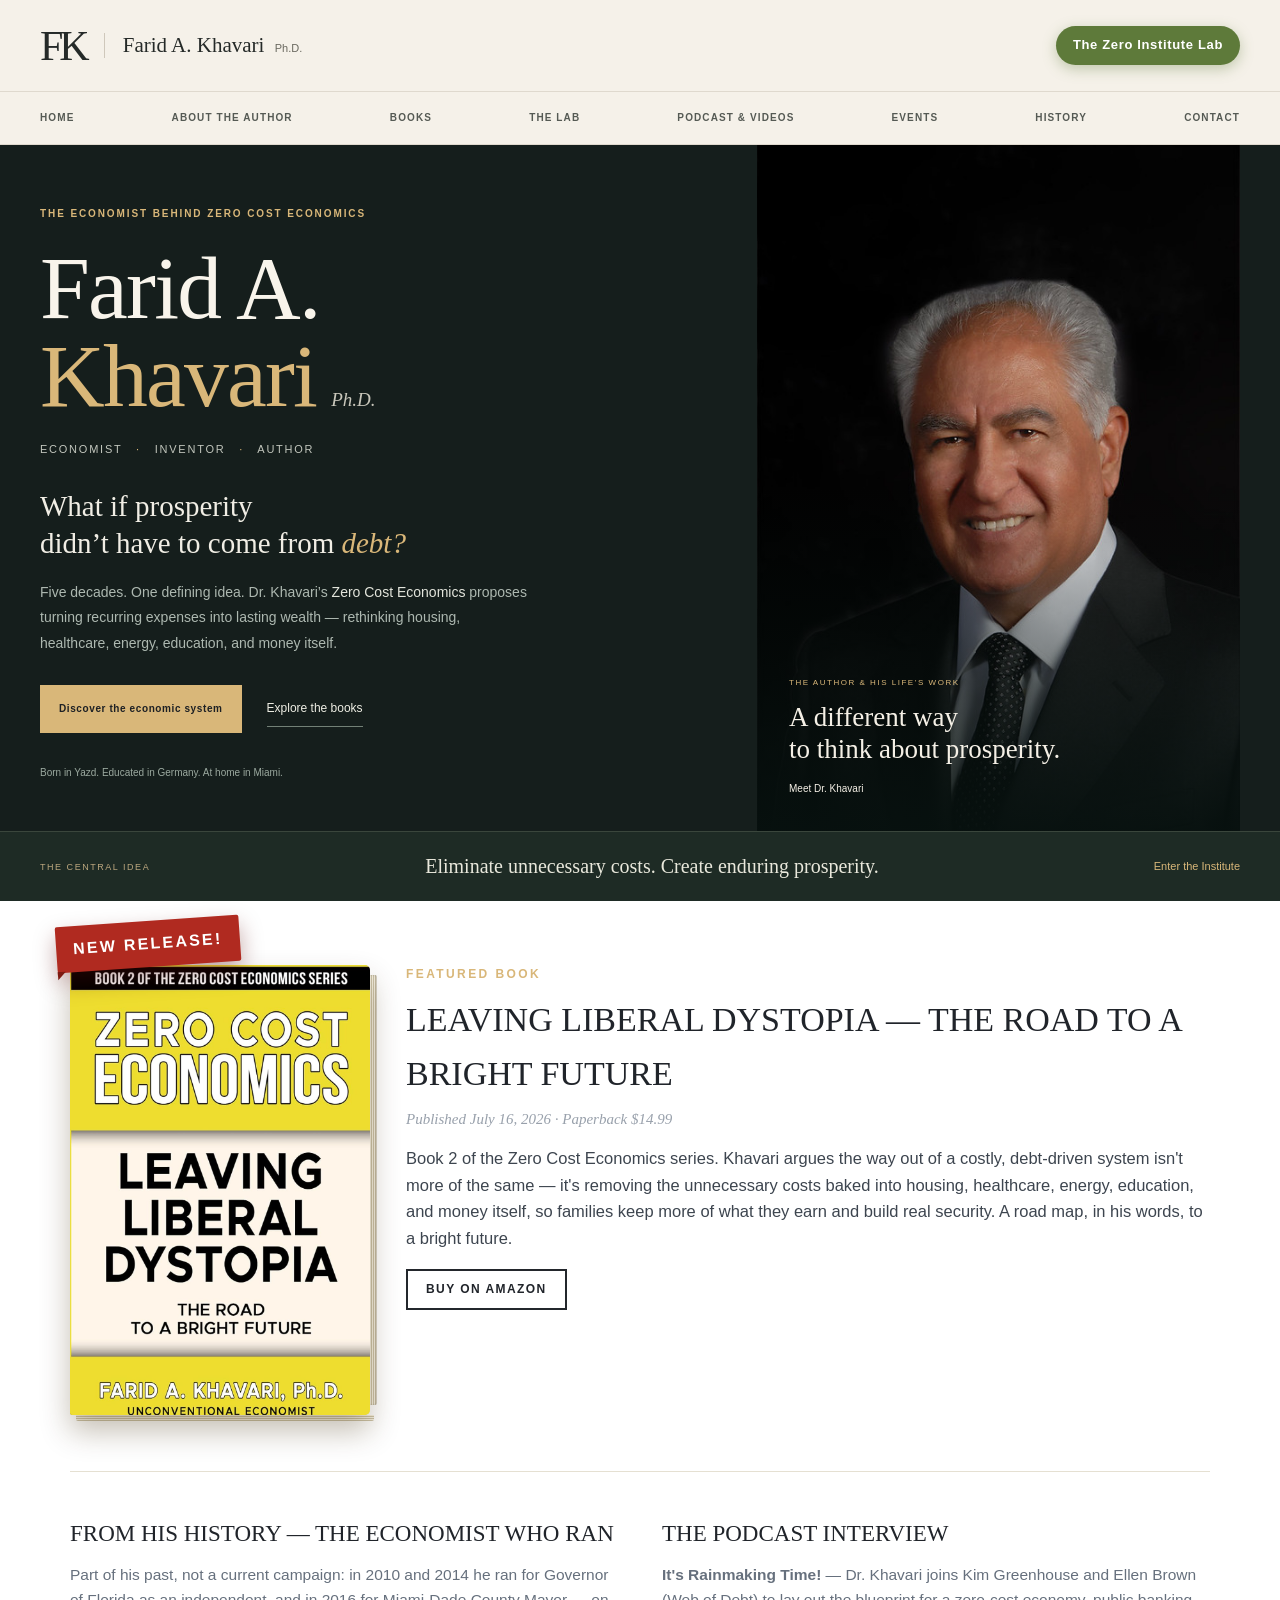
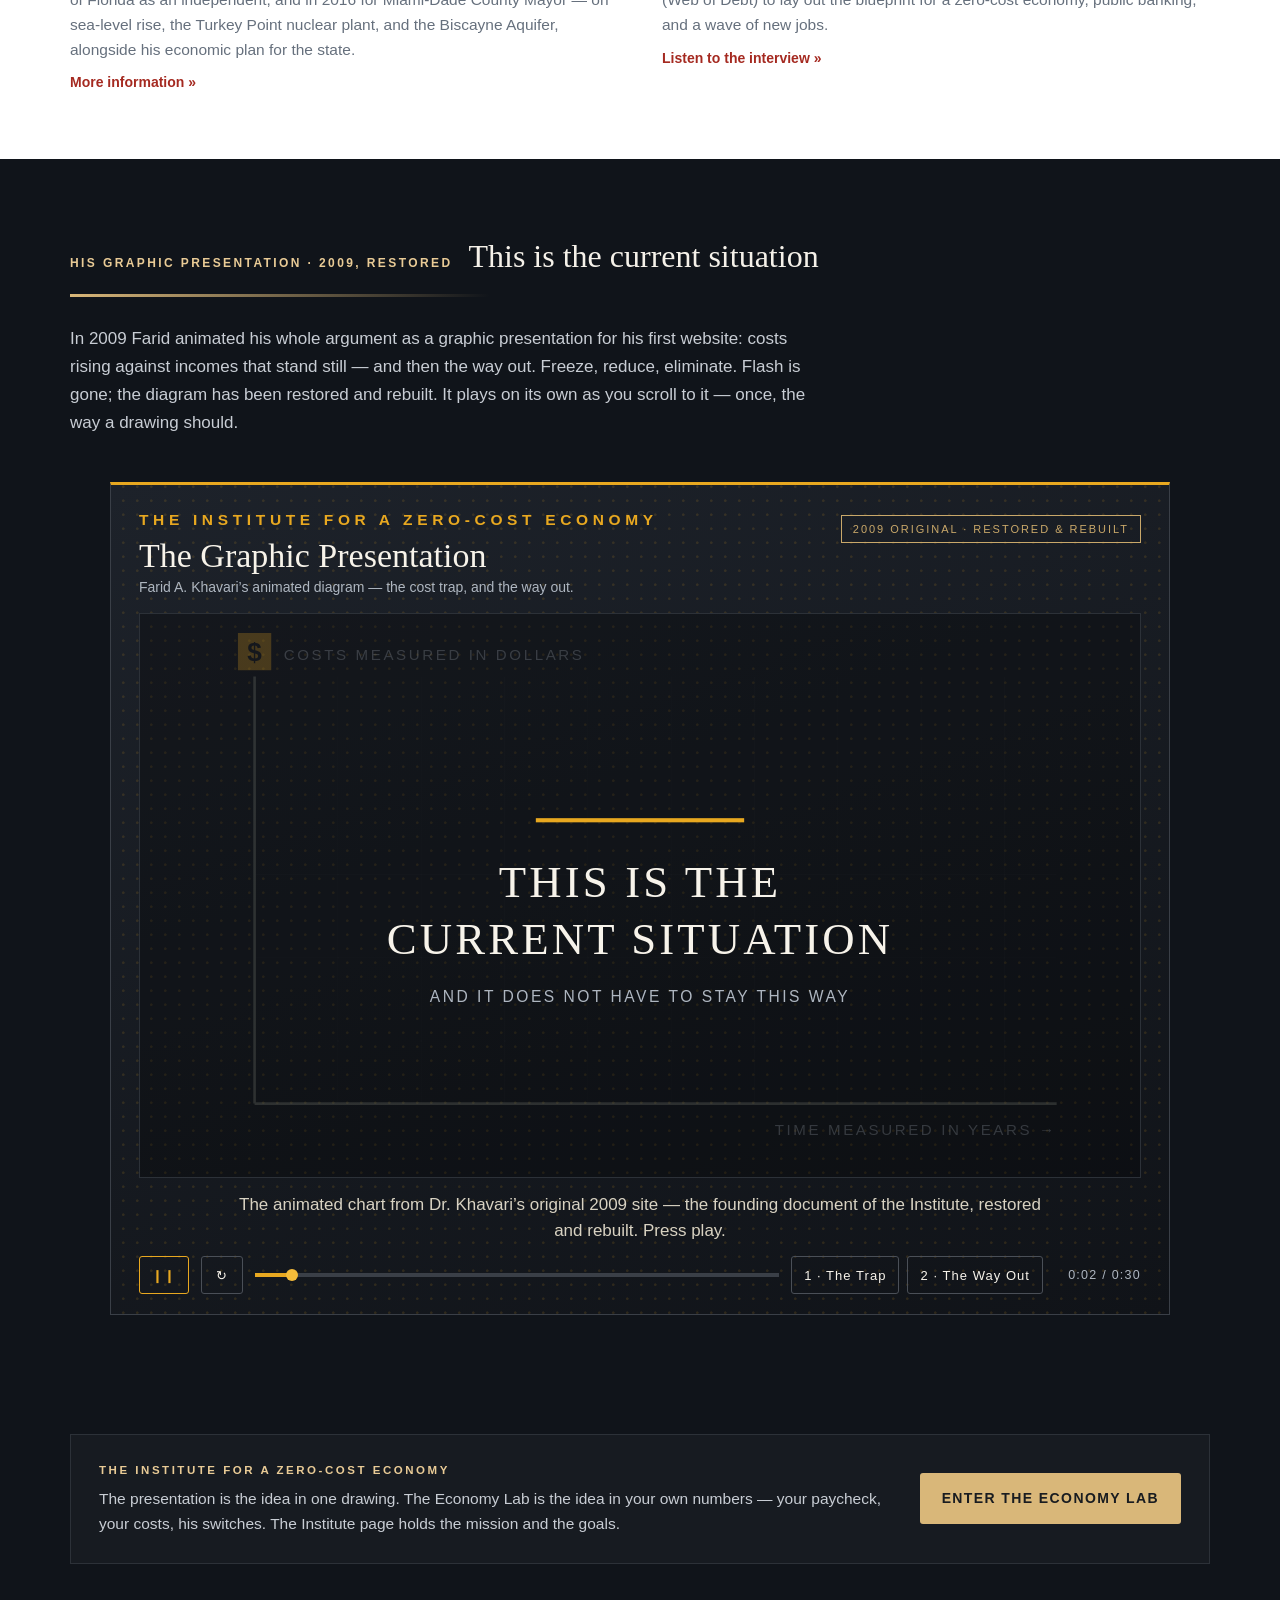
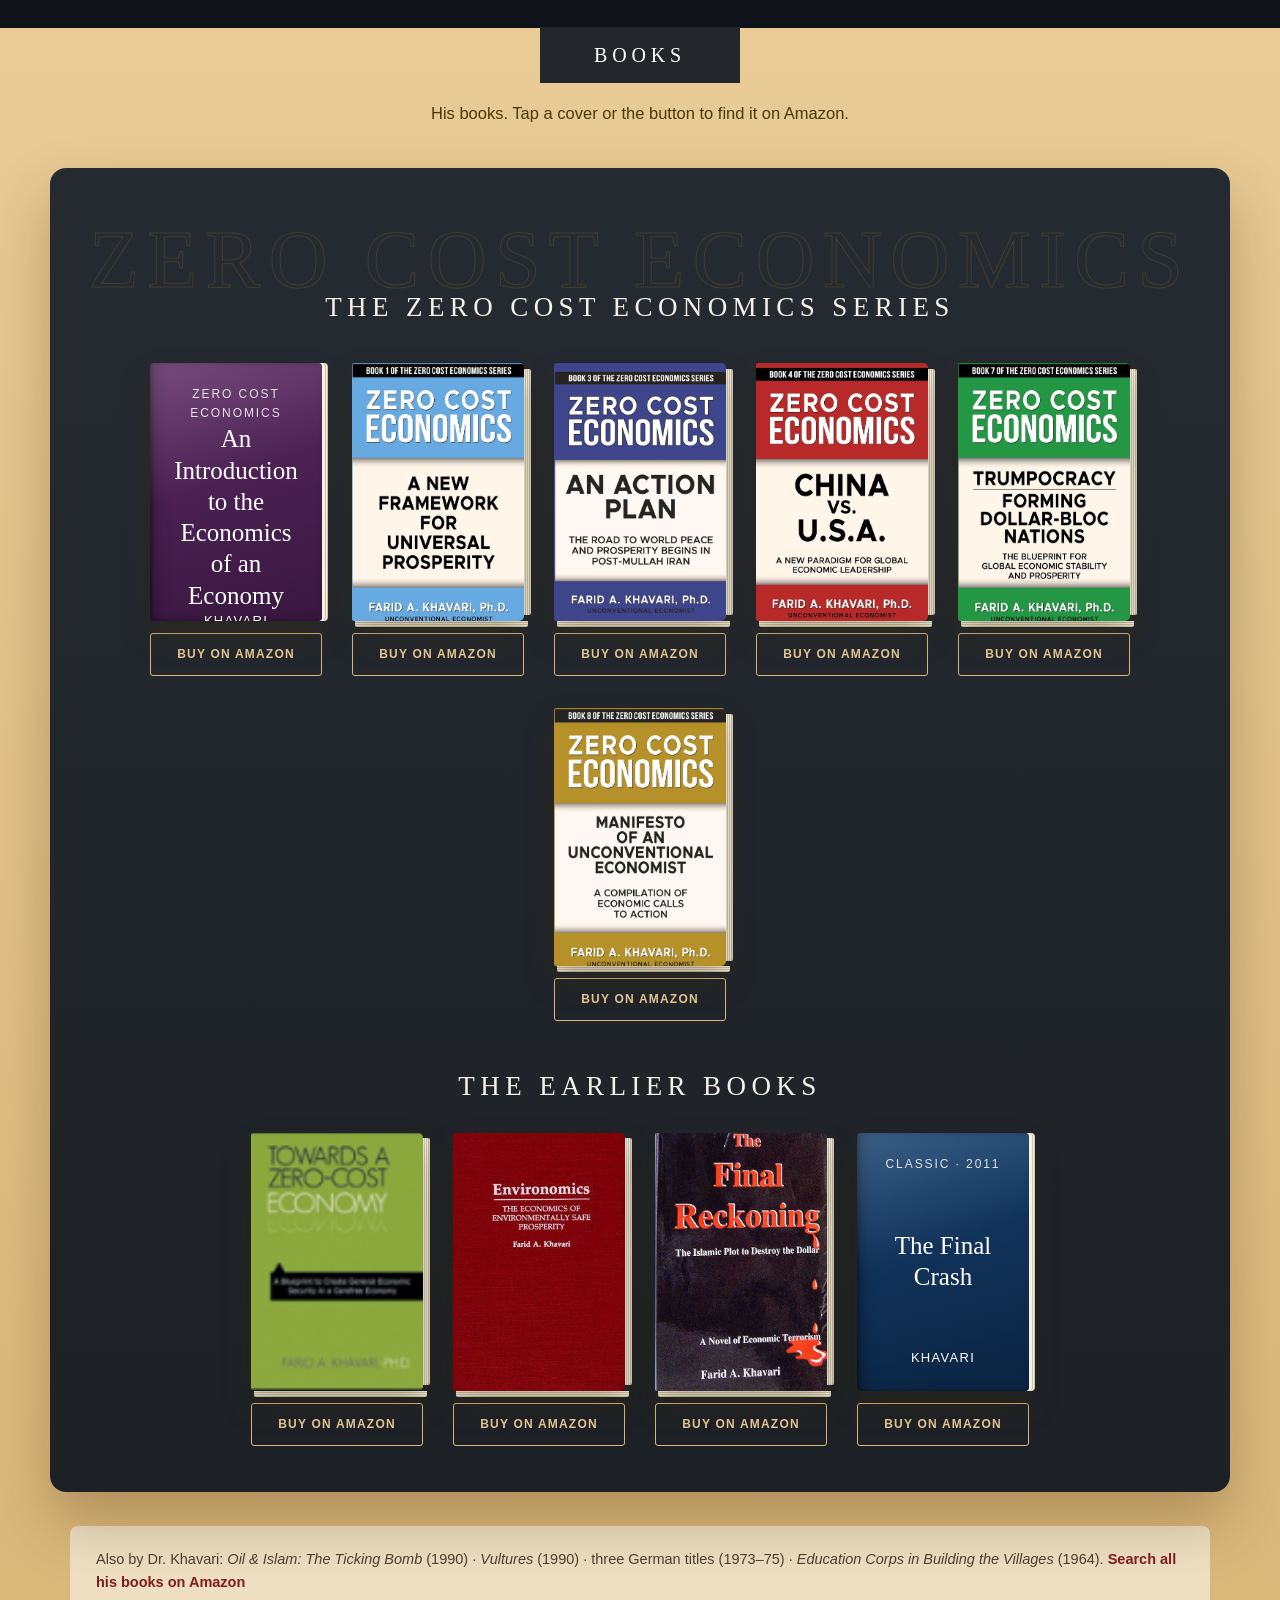
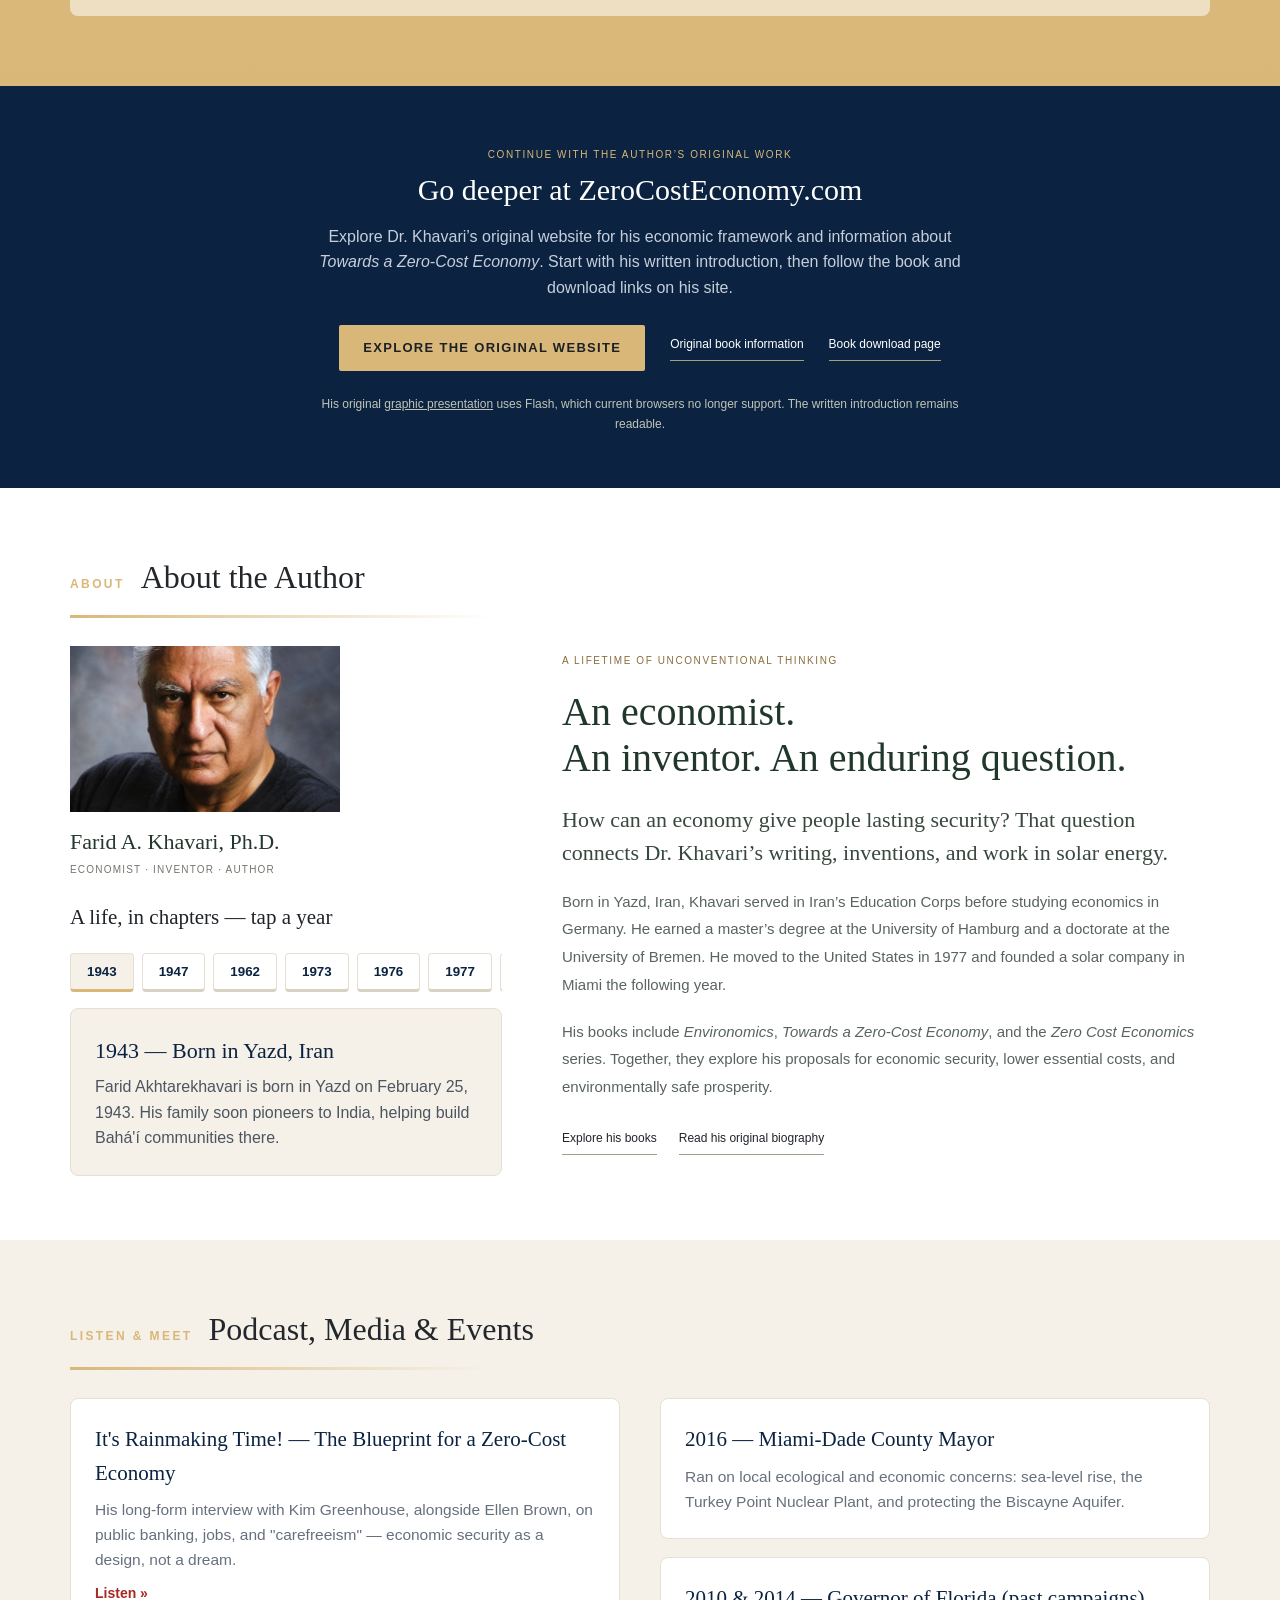
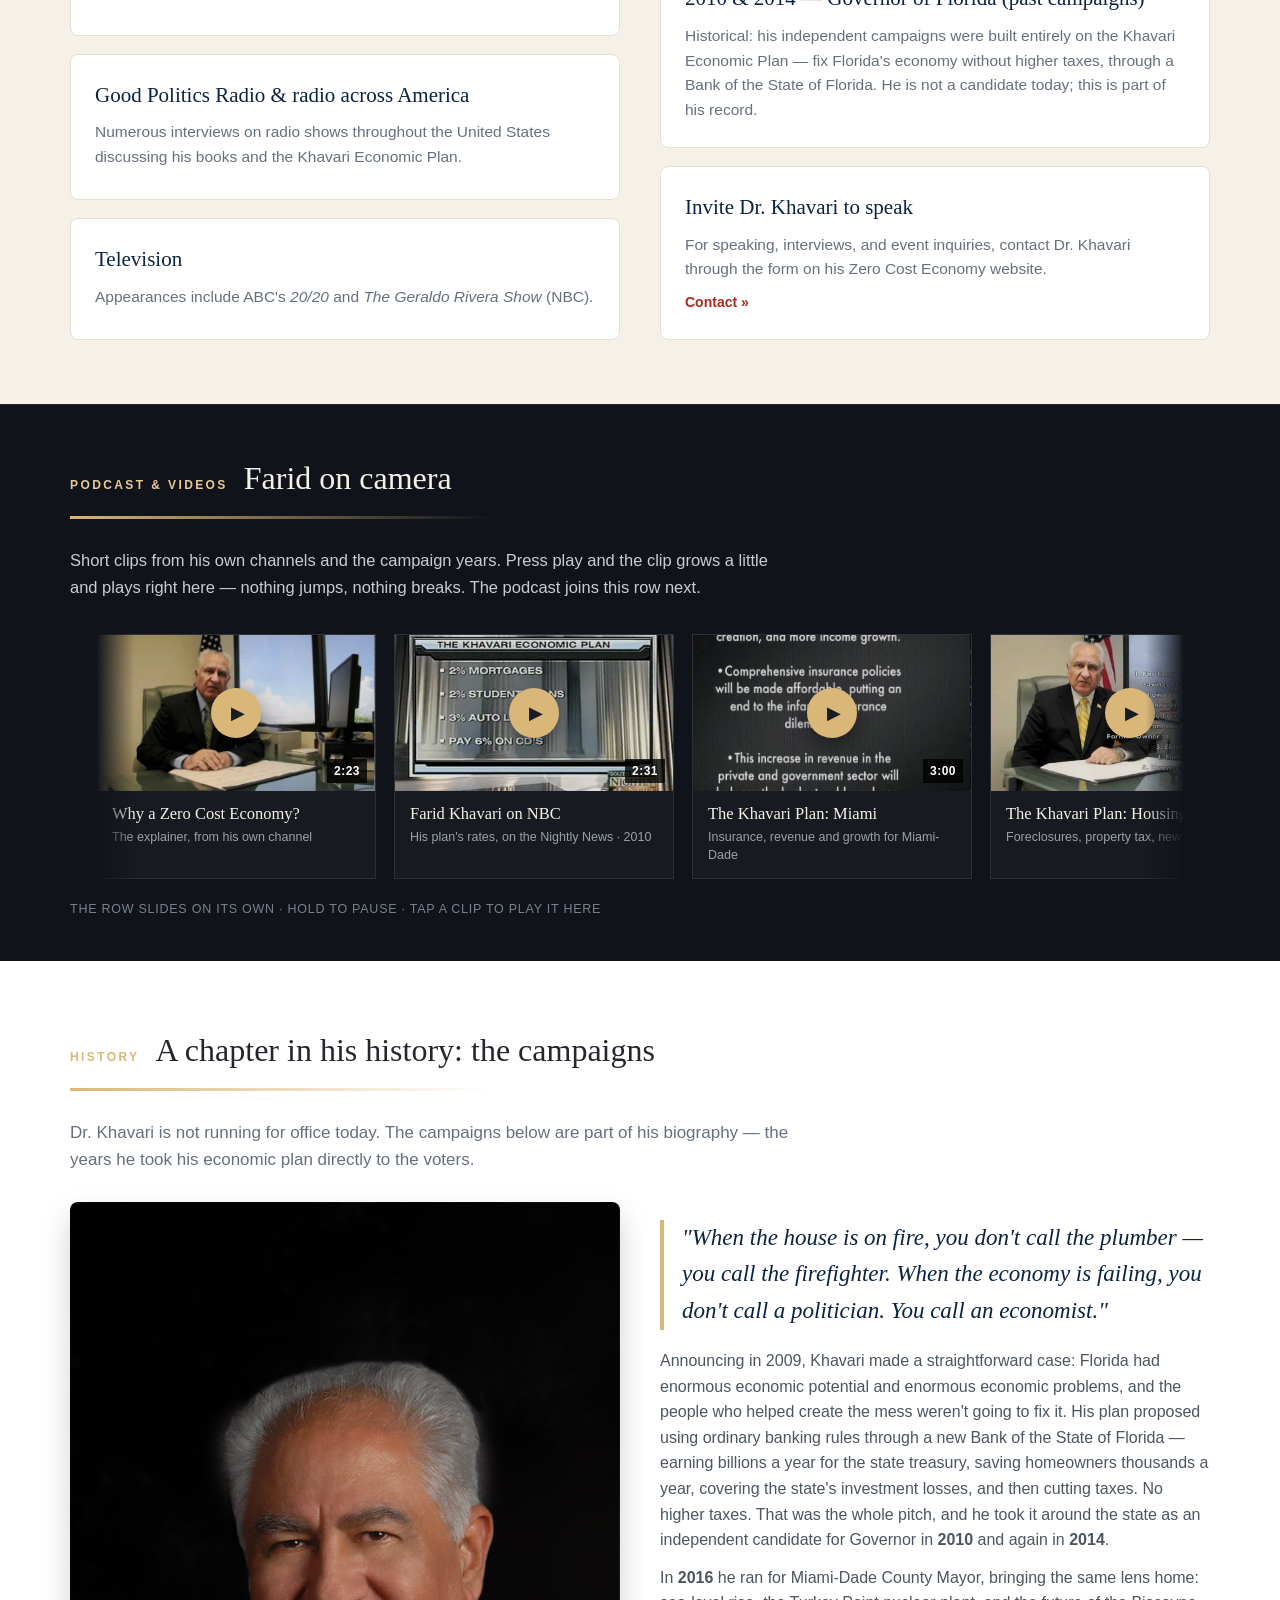
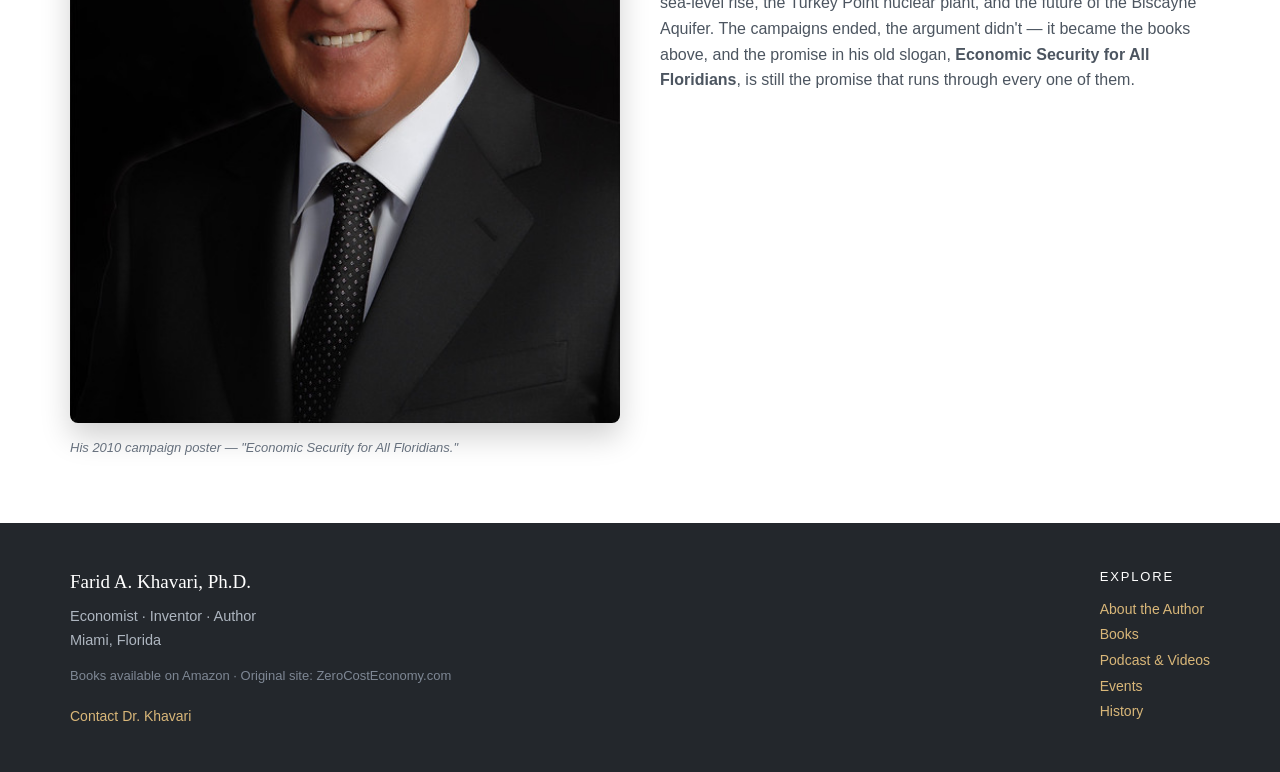
<file: index.html>
<!DOCTYPE html>
<html lang="en">
<head>
<meta charset="UTF-8">
<meta name="viewport" content="width=device-width, initial-scale=1.0">
<title>Farid A. Khavari, Ph.D. — Economist, Inventor & Author of Zero Cost Economics</title>
<link rel="icon" type="image/svg+xml" href="favicon.svg">
<meta property="og:title" content="Farid A. Khavari, Ph.D. - Economist, Inventor & Author">
<meta property="og:description" content="Author of the Zero Cost Economics series. Prosperity that costs nothing and pays forever.">
<meta property="og:type" content="website">
<meta property="og:url" content="https://faridkhavari.com/">
<link rel="canonical" href="https://faridkhavari.com/">
<meta property="og:image" content="https://faridkhavari.com/assets/share-card.png">
<meta property="og:image:type" content="image/png">
<meta property="og:image:width" content="1200">
<meta property="og:image:height" content="630">
<meta property="og:image:alt" content="Farid A. Khavari, Ph.D. — Zero Cost Economics">
<meta name="twitter:image" content="https://faridkhavari.com/assets/share-card.png">
<meta name="twitter:card" content="summary_large_image">
<meta name="description" content="The official author site of Dr. Farid A. Khavari — Iranian-American economist, inventor, and author of the Zero Cost Economics series, Environomics, and Towards a Zero-Cost Economy. Prosperity that costs nothing and pays forever.">
<style>
:root{--char:#23272c;--char2:#2e333a;--slate:#39404a;--amber:#e8a820;--amber2:#f5bc3a;--gold:#c9a86a;--navy:#0b2341;--cream:#f7f3ea;--ink:#20242a;--muted:#66707d;--line:#e5e0d2;--red:#a52a21}
*{margin:0;padding:0;box-sizing:border-box}
html{scroll-behavior:smooth}
body{font-family:'Helvetica Neue',Arial,sans-serif;color:var(--ink);background:#fff;line-height:1.6}
h1,h2,h3,.serif{font-family:Georgia,'Times New Roman',serif}
a{text-decoration:none;color:inherit}
button{font-family:inherit;cursor:pointer}

/* ===== HERO — Horowitz-style: big name, photo right, halftone texture ===== */
.hero{background:radial-gradient(circle at 85% 20%,rgba(255,255,255,.14) 1px,transparent 1.6px) 0 0/14px 14px,linear-gradient(180deg,#3a4048,var(--char) 55%,#1d2024);color:#fff;overflow:hidden}
.hero-inner{max-width:1140px;margin:0 auto;display:grid;grid-template-columns:1.15fr .85fr;align-items:end;padding:54px 24px 0;gap:20px}
.hero-copy{padding-bottom:44px;animation:rise .8s ease both}
@keyframes rise{from{opacity:0;transform:translateY(18px)}to{opacity:1;transform:none}}
.hero-name{font-family:'Arial Black',Arial,sans-serif;font-weight:900;line-height:.92;letter-spacing:.01em;text-transform:uppercase}
.hero-name .first{display:block;font-size:clamp(44px,7vw,86px);color:#fff}
.hero-name .last{display:block;font-size:clamp(44px,7vw,86px);color:var(--amber)}
.hero-tag{margin-top:18px;font-family:Georgia,serif;font-style:italic;font-size:19px;color:#e8e4d8;max-width:520px}
.hero-intro{margin-top:16px;font-size:16.5px;color:#c9cfd8;max-width:540px}
.hero-intro b{color:#fff}
.hero-cta{margin-top:26px;display:flex;gap:12px;flex-wrap:wrap}
.btn{display:inline-block;padding:13px 24px;font-size:13px;font-weight:700;letter-spacing:.1em;text-transform:uppercase;border-radius:2px}
.btn-amber{background:var(--amber);color:#1d2024}
.btn-amber:hover{background:var(--amber2)}
.btn-line{border:1px solid #9aa3af;color:#fff}
.btn-line:hover{border-color:var(--amber);color:var(--amber)}
.hero-photo{align-self:end;line-height:0}
.hero-photo img{width:100%;max-height:460px;object-fit:cover;object-position:80% 12%;filter:grayscale(15%) contrast(1.05);border-radius:6px 6px 0 0}
.hero-strip{background:rgba(0,0,0,.28);border-top:1px solid rgba(255,255,255,.12)}
.hero-strip p{max-width:1140px;margin:0 auto;padding:11px 24px;font-family:Georgia,serif;font-style:italic;font-size:15px;color:#d8d2c2;text-align:center}

/* ===== NAV ===== */
.nav{position:sticky;top:0;z-index:50;background:var(--char2);box-shadow:0 2px 10px rgba(0,0,0,.25)}
.nav-inner{max-width:1140px;margin:0 auto;padding:0 24px;display:flex;gap:28px;overflow-x:auto}
.nav a{color:var(--amber);font-size:13px;font-weight:700;letter-spacing:.12em;text-transform:uppercase;padding:15px 2px;white-space:nowrap}
.nav a:hover{color:#fff}

/* ===== SECTIONS ===== */
section{padding:64px 24px}
.wrap{max-width:1140px;margin:0 auto}
.sec-head{display:flex;align-items:baseline;gap:16px;margin-bottom:8px}
.sec-head h2{font-size:32px;font-weight:400;color:var(--char)}
.sec-head .k{font-size:12px;font-weight:700;letter-spacing:.2em;text-transform:uppercase;color:var(--amber); }
.rule{height:3px;background:linear-gradient(90deg,var(--amber),transparent);margin:12px 0 28px;max-width:420px}
.lead{color:var(--muted);font-size:17px;max-width:760px}

/* featured / latest */
.feature{display:grid;grid-template-columns:300px 1fr;gap:36px;align-items:start}
.cover{aspect-ratio:2/3;border-radius:4px;padding:22px;display:flex;flex-direction:column;justify-content:space-between;color:#fff;box-shadow:0 14px 30px rgba(0,0,0,.22);position:relative;overflow:hidden}
.cover:after{content:"";position:absolute;inset:0;background:linear-gradient(160deg,rgba(255,255,255,.16),transparent 45%)}
.cover .ct{font-family:Georgia,serif;font-size:25px;line-height:1.25;z-index:1}
@media(max-width:640px){.cover{padding:16px 14px}.cover .ct{font-size:19px}.cover .cs{font-size:10px}}
.cover .cs{font-size:12px;letter-spacing:.16em;text-transform:uppercase;opacity:.85;z-index:1}
.cover .ca{font-size:13px;letter-spacing:.1em;text-transform:uppercase;z-index:1}
.c-red{background:linear-gradient(165deg,#b3352a,#7e1f18)}
.c-navy{background:linear-gradient(165deg,#16406e,#0b2341)}
.c-teal{background:linear-gradient(165deg,#14655a,#0a3d35)}
.c-char{background:linear-gradient(165deg,#3d434c,#22262c)}
.c-gold{background:linear-gradient(165deg,#a97f2c,#7a5a17)}
.c-plum{background:linear-gradient(165deg,#5b2a63,#38173f)}
.news-date{color:#98a0ab;font-family:Georgia,serif;font-style:italic;font-size:15px;margin:6px 0 14px}
.readmore{display:inline-block;margin-top:18px;border:2px solid var(--char);padding:9px 18px;font-size:12px;font-weight:700;letter-spacing:.12em;text-transform:uppercase}
.readmore:hover{background:var(--char);color:#fff}

/* split row: campaign note + media */
.split{display:grid;grid-template-columns:1fr 1fr;gap:44px;border-top:1px solid var(--line);margin-top:56px;padding-top:44px}
.split h3{font-size:23px;font-weight:400;margin-bottom:10px}
.split p{color:var(--muted);font-size:15.5px}
.split a.more{color:var(--red);font-size:14px;font-weight:700}
.xhandle{color:#1d9bf0;font-weight:700}

/* ===== INTERACTIVE: THE IDEA ===== */
.idea{background:linear-gradient(180deg,#10151d,#0b2341);color:#eef2f7}
.idea h2{color:#fff}
.idea .lead{color:#aeb9c8}
.tabs{display:flex;gap:10px;flex-wrap:wrap;margin:26px 0 20px}
.tab{background:rgba(255,255,255,.07);border:1px solid rgba(255,255,255,.22);color:#dfe6ef;padding:11px 18px;border-radius:999px;font-size:14px;font-weight:600}
.tab.active{background:var(--amber);border-color:var(--amber);color:#1d2024}
.panel{background:rgba(255,255,255,.05);border:1px solid rgba(255,255,255,.14);border-radius:10px;padding:28px;min-height:170px}
.panel h3{font-size:24px;font-weight:400;color:var(--amber2);margin-bottom:8px}
.panel p{color:#d5dce6;max-width:820px}
.calc{margin-top:34px;background:#fff;color:var(--ink);border-radius:10px;padding:28px}
.calc h3{font-size:22px;font-weight:400;color:var(--navy)}
.calc-grid{display:grid;grid-template-columns:1fr 1fr;gap:28px;margin-top:16px;align-items:center}
.calc label{font-size:13px;font-weight:700;letter-spacing:.08em;text-transform:uppercase;color:var(--muted)}
.calc input[type=range]{width:100%;margin:10px 0 4px;accent-color:var(--amber)}
.calc .val{font-size:17px}
.calc-out{text-align:center;background:var(--cream);border:1px solid var(--line);border-radius:8px;padding:20px}
.calc-out b{display:block;font-size:36px;color:var(--navy);font-family:Georgia,serif;font-weight:400}
.calc-out span{font-size:13px;color:var(--muted)}
.calc-note{font-size:13.5px;color:var(--muted);margin-top:12px}

/* ===== TIMELINE ===== */
.tl{display:flex;gap:8px;overflow-x:auto;padding:8px 0 16px}
.tl button{flex:0 0 auto;background:#fff;border:1px solid var(--line);border-bottom:3px solid #d8d2c0;padding:10px 16px;font-weight:700;color:var(--navy);border-radius:4px}
.tl button.active{border-bottom-color:var(--amber);background:var(--cream)}
.tl-panel{border:1px solid var(--line);background:var(--cream);border-radius:8px;padding:24px;max-width:860px}
.tl-panel h3{font-weight:400;font-size:22px;color:var(--navy);margin-bottom:6px}
.tl-panel p{color:#4c5560}

/* ===== BOOKS GOLD BAND (Horowitz-style) ===== */
.books-band{background:linear-gradient(180deg,var(--amber2),var(--amber));padding:0 24px 54px}
.books-band .band-head{max-width:1140px;margin:0 auto;text-align:center}
.band-title{display:inline-block;background:var(--char);color:#fff;font-family:Georgia,serif;font-size:20px;letter-spacing:.24em;padding:12px 54px;transform:translateY(-1px);text-transform:uppercase}
.band-sub{max-width:1140px;margin:16px auto 26px;text-align:center;color:#4a3805;font-size:15px}
.shelf{max-width:1140px;margin:0 auto;display:grid;grid-template-columns:repeat(4,1fr);gap:22px}
.book-card{display:block}
.book-card .cover{transition:transform .2s ease}
.book-card:hover .cover{transform:translateY(-6px)}
.cover-img{width:100%;aspect-ratio:2/3;object-fit:cover;border-radius:4px;box-shadow:0 14px 30px rgba(0,0,0,.22);display:block;transition:transform .2s ease;background:#ddd}
.book-card:hover .cover-img{transform:translateY(-6px)}
/* ===== REAL-BOOK DEPTH — static dimension, no motion (2026-11-11) ===== */
.bk{display:block;position:relative;z-index:0;line-height:0}
.bk::before{content:"";position:absolute;top:2.2%;bottom:2.2%;right:-7px;width:7px;background:repeating-linear-gradient(90deg,#f6f1e2 0 1px,#cdc4a9 1px 2px);border-radius:0 2px 2px 0;z-index:-1;box-shadow:inset -1px 0 2px rgba(0,0,0,.18)}
.bk::after{content:"";position:absolute;left:2%;right:-4px;bottom:-6px;height:6px;background:repeating-linear-gradient(180deg,#f6f1e2 0 1px,#cdc4a9 1px 2px);border-radius:0 0 2px 2px;z-index:-1}
.bk .cover-img{box-shadow:inset 9px 0 16px -5px rgba(0,0,0,.42),inset 2px 0 3px rgba(0,0,0,.35),inset -1px 0 2px rgba(255,255,255,.28),inset 0 14px 18px -12px rgba(255,255,255,.30),0 16px 30px rgba(60,40,0,.30);border-radius:2px 5px 5px 2px;transition:none}
.book-card:hover .cover-img,.book-card:hover .cover{transform:none}
.connect-band{background:var(--navy);color:#fff;padding:54px 24px;text-align:center}
.connect-band h2{font-weight:400;font-size:30px;margin-bottom:10px}
.connect-band p{color:#c6cedb;max-width:680px;margin:0 auto 20px;font-size:16px}
.connect-band .btn{display:inline-block}
.book-card .bt{margin-top:12px;font-family:Georgia,serif;font-size:16px;color:#2b2103;line-height:1.35;text-align:center}
.book-card .bm{text-align:center;font-size:12.5px;color:#5c4a10;letter-spacing:.06em;text-transform:uppercase}
.classics{max-width:1140px;margin:34px auto 0;background:rgba(255,255,255,.55);border-radius:8px;padding:22px 26px}
.classics h3{font-weight:400;font-size:20px;margin-bottom:8px;color:#2b2103}
.classics li{margin-left:18px;color:#4c4230;font-size:15px;padding:3px 0}
.classics a{font-weight:700;color:#7e1f18}

/* ===== BOOKS, PRESENTED TO SELL — author-page research pass (2026-11-11) ===== */
.books-band{padding-bottom:70px}
.band-sub{font-size:16.5px}
.swipe-hint{display:none}
.shelf{display:flex;flex-wrap:wrap;justify-content:center;gap:64px 54px}
.shelf>.book-card{flex:0 1 258px}
.shelf-early{gap:52px 44px}
.series-head{max-width:820px;margin:46px auto 30px;text-align:center}
.series-head h3{font-family:Georgia,serif;font-weight:400;font-size:clamp(21px,3vw,27px);letter-spacing:.2em;color:#2b2103;text-transform:uppercase}
.series-head p{color:#4c4230;font-size:15.5px;line-height:1.6;margin-top:10px}
.coverlink{display:block;text-decoration:none}
.bnum{display:inline-block;background:var(--char);color:#fff;font-size:12px;font-weight:800;letter-spacing:.22em;padding:7px 15px;border-radius:2px;margin-top:20px;text-transform:uppercase}
.bnum.start{background:#7e1f18}
.bnum.alt{background:transparent;color:#5c4a10;border:1px solid rgba(60,40,0,.4)}
.book-card .bt{font-size:19.5px;margin-top:13px}
.bd{font-size:14.5px;color:#4c4230;line-height:1.55;max-width:36ch;margin:9px auto 0;text-align:center}
.bprice{font-size:13.5px;font-weight:700;color:#7e1f18;letter-spacing:.03em;margin-top:11px}
.buybtn{display:inline-block;margin-top:15px;background:var(--char);color:#fff;font-weight:700;font-size:13px;letter-spacing:.13em;text-transform:uppercase;padding:13px 24px;border-radius:3px;text-decoration:none}
.buybtn:hover{background:#000}
.book-card .cover{box-shadow:inset 9px 0 16px -5px rgba(0,0,0,.35),inset 2px 0 3px rgba(0,0,0,.3),3px 0 0 #f6f1e2,4px 0 0 #cdc4a9,5px 0 0 #f6f1e2,6px 0 0 #cdc4a9,0 16px 30px rgba(60,40,0,.3)}
.book-card:hover .cover{transform:none}
@media(max-width:640px){.shelf{gap:38px 20px}.shelf>.book-card{flex-basis:calc(50% - 12px)}}

/* ===== BOOKS STAGE — the series on a bookstore stage (2026-11-11) ===== */
.stage{position:relative;max-width:1180px;margin:42px auto 0;background:linear-gradient(180deg,#262b31,#1d2126);border-radius:16px;padding:54px 40px 46px;overflow:hidden;box-shadow:0 30px 60px rgba(60,40,0,.28)}
.stageword{position:absolute;top:26px;left:0;right:0;text-align:center;font-family:Georgia,serif;font-size:clamp(38px,7vw,82px);letter-spacing:.1em;color:transparent;-webkit-text-stroke:1px rgba(232,168,32,.15);pointer-events:none;white-space:nowrap}
.series-head.on-stage{margin:64px auto 34px;position:relative}
.series-head.on-stage h3{color:var(--cream)}
.series-head.on-stage p{color:#b9c0c9}
.stage .book-card .bt{color:var(--cream)}
.stage .bd{color:#b9c0c9}
.stage .bprice{color:var(--gold)}
.stage .bnum{background:var(--amber);color:#231d05}
.stage .buybtn{display:block;width:100%;box-sizing:border-box;margin-top:12px;background:transparent;border:1.5px solid var(--amber);color:var(--amber2);font-size:12px;letter-spacing:.1em;padding:11px 6px;white-space:nowrap;text-align:center}
.stage .buybtn:hover{background:var(--amber);color:#231d05}
.startline{position:relative;text-align:center;color:#b9c0c9;font-size:14px;margin:38px 0 0}
.startline a{color:var(--gold);font-weight:700}
@media(max-width:640px){.stage{padding:40px 16px 34px}.series-head.on-stage{margin-top:44px}.stageword{font-size:7vw;letter-spacing:.03em}}

/* ===== BOOKS — a calm, simple grid (2026-11-11) ===== */
.bgrid{display:flex;flex-wrap:wrap;gap:32px 30px;justify-content:center;margin-top:12px}
.btile{flex:0 1 172px;text-align:center;min-width:0}
.series-head.on-stage.slim{margin:44px auto 24px}
@media(max-width:640px){.bgrid{gap:24px 16px}.btile{flex-basis:calc(50% - 8px)}.stage .buybtn{font-size:11px;letter-spacing:.05em;padding:10px 4px}}

/* about / podcast / events / governor */
.two{display:grid;grid-template-columns:1fr 1fr;gap:40px}
.about-photo{width:100%;border-radius:8px;border:1px solid var(--line)}
.about-photo-cap{font-size:13px;color:var(--muted);margin-top:8px;font-style:italic}
.card{border:1px solid var(--line);border-radius:8px;padding:24px;background:#fff}
.card h3{font-weight:400;font-size:21px;margin-bottom:8px;color:var(--navy)}
.card p{color:var(--muted);font-size:15.5px}
.card a{color:var(--red);font-weight:700;font-size:14px}
.stack{display:grid;gap:18px}
.gov-img{width:100%;border-radius:8px;box-shadow:0 14px 30px rgba(0,0,0,.18)}
blockquote{font-family:Georgia,serif;font-style:italic;font-size:23px;color:var(--navy);border-left:4px solid var(--amber);padding-left:18px;margin:18px 0}
footer{background:var(--char);color:#aeb6c0;padding:44px 24px}
.foot{max-width:1140px;margin:0 auto;display:flex;justify-content:space-between;gap:28px;flex-wrap:wrap}
footer b{color:#fff;font-family:Georgia,serif;font-weight:400;font-size:19px}
footer a{color:var(--amber);font-size:14px}
footer .small{font-size:13px;color:#7e8794;margin-top:14px}
@media(max-width:900px){.hero-inner{grid-template-columns:1fr}.hero-photo img{max-height:300px}.feature,.split,.two,.calc-grid{grid-template-columns:1fr}.shelf{grid-template-columns:1fr 1fr}}
.mast-lab{background:#5e7a3a;color:#fff!important;padding:9px 17px;border-radius:30px;font-weight:700;font-size:13px;letter-spacing:.05em;text-decoration:none;white-space:nowrap;box-shadow:0 4px 14px rgba(94,122,58,.35)}
.mast-lab:hover{background:#4c652e}
@media(max-width:680px){.mast-lab{font-size:11.5px;padding:8px 12px;letter-spacing:.02em}}
</style>
<link rel="stylesheet" href="hero.css">


<style>
.vband{background:#10141a;padding:48px 0 42px;border-top:1px solid #23272c}
.vlede{color:#c8cdd4;font-size:16.5px;line-height:1.6;max-width:720px;margin:0 0 24px}
.vticker{overflow:hidden;-webkit-mask-image:linear-gradient(90deg,transparent,#000 3.5%,#000 96.5%,transparent);mask-image:linear-gradient(90deg,transparent,#000 3.5%,#000 96.5%,transparent)}
.vtrack{display:flex;width:max-content;animation:vslide 32s linear infinite;padding:10px 0 6px}
@keyframes vslide{to{transform:translateX(-50%)}}
.vticker:hover .vtrack,.vticker:active .vtrack,.vband.has-playing .vtrack{animation-play-state:paused}
.vcard{width:280px;flex:none;margin-right:18px;background:#171b21;border:1px solid #2c3138;position:relative;transition:transform .45s cubic-bezier(.2,.7,.2,1),box-shadow .45s,border-color .45s}
.vcard.playing{transform:scale(1.07);border-color:var(--amber);box-shadow:0 26px 60px rgba(0,0,0,.55);z-index:3}
.vstage{position:relative;aspect-ratio:16/9;background:#000;overflow:hidden}
.vstage img{width:100%;height:100%;object-fit:cover;display:block}
.vposter{position:absolute;inset:0;width:100%;height:100%;background:rgba(10,12,15,.12);border:0;padding:0;cursor:pointer;display:flex;align-items:center;justify-content:center}
.vdisc{width:50px;height:50px;border-radius:50%;background:var(--amber);color:#191c20;font-size:18px;display:flex;align-items:center;justify-content:center;padding-left:4px;box-shadow:0 8px 22px rgba(0,0,0,.45);transition:transform .25s}
.vposter:hover .vdisc{transform:scale(1.12)}
.vdur{position:absolute;right:8px;bottom:8px;background:rgba(0,0,0,.78);color:#fff;font-size:12px;font-weight:700;padding:2.5px 7px;letter-spacing:.04em;z-index:2}
.vframe{width:100%;height:100%;border:0;display:block}
.vclose{display:none;position:absolute;top:8px;right:8px;width:30px;height:30px;border-radius:50%;background:rgba(0,0,0,.72);color:#fff;border:1px solid rgba(255,255,255,.35);font-size:17px;line-height:1;cursor:pointer;z-index:4;align-items:center;justify-content:center;padding:0}
.vcard.playing .vclose{display:flex}
.vmeta{padding:12px 15px 14px}
.vmeta h3{font-family:Georgia,serif;font-weight:400;font-size:16.5px;color:var(--cream);margin:0 0 3px;line-height:1.3}
.vmeta p{color:#9aa1a9;font-size:12.5px;line-height:1.45;margin:0}
.vhint{color:#79828c;font-size:12.5px;letter-spacing:.06em;margin:14px 0 0;text-transform:uppercase}
@media(max-width:760px){.vcard{width:248px}.vcard.playing{transform:scale(1.03)}}
@media(prefers-reduced-motion:reduce){.vtrack{animation:none}.vticker{overflow-x:auto}}
</style>
<style>
.nav-inner a.nav-cta{background:var(--amber);color:#191c20;font-weight:800;border-radius:3px;padding-top:8px;padding-bottom:8px}
.book-card{position:relative}
.newrel{position:absolute;top:-44px;left:-14px;z-index:5;background:#b02a20;color:#fff;font-family:'Helvetica Neue',Arial,sans-serif;font-weight:800;font-size:16px;letter-spacing:.14em;text-transform:uppercase;padding:10px 17px;transform:rotate(-4deg);box-shadow:0 10px 22px rgba(90,10,5,.35);border-radius:2px;pointer-events:none}
.newrel::after{content:"";position:absolute;left:0;bottom:-7px;border:4px solid transparent;border-top-color:#7e1a12;border-left-color:#7e1a12}
.book-card.small .newrel{font-size:10.5px;top:10px;right:-6px;padding:6px 10px}
</style>
<meta name="robots" content="index, follow">
<meta property="og:site_name" content="Farid A. Khavari">
<meta property="og:locale" content="en_US">
<meta name="twitter:title" content="Farid A. Khavari, Ph.D. - Economist, Inventor &amp; Author">
<meta name="twitter:description" content="Author of the Zero Cost Economics series. Prosperity that costs nothing and pays forever.">
<script type="application/ld+json">
{
  "@context": "https://schema.org",
  "@graph": [
    {
      "@type": "WebSite",
      "@id": "https://faridkhavari.com/#website",
      "url": "https://faridkhavari.com/",
      "name": "Farid A. Khavari — Official Author Site",
      "publisher": {
        "@id": "https://faridkhavari.com/#person"
      }
    },
    {
      "@type": "Person",
      "@id": "https://faridkhavari.com/#person",
      "name": "Farid A. Khavari",
      "honorificSuffix": "Ph.D.",
      "jobTitle": [
        "Economist",
        "Inventor",
        "Author"
      ],
      "description": "Iranian-American economist, inventor, and author of the Zero Cost Economics series. Creator of Carefreeism: freeze, reduce, and eliminate unnecessary costs — no new taxes, same income — so the average family can retire wealthy.",
      "url": "https://faridkhavari.com/",
      "image": "https://faridkhavari.com/assets/share-card.png",
      "homeLocation": {
        "@type": "Place",
        "name": "Miami, Florida"
      },
      "sameAs": [
        "https://www.zerocosteconomy.com/"
      ],
      "knowsAbout": [
        "Zero Cost Economics",
        "Carefreeism",
        "Environomics",
        "Economic policy"
      ]
    },
    {
      "@type": "ItemList",
      "name": "Books by Farid A. Khavari",
      "itemListElement": [
        {
          "@type": "ListItem",
          "position": 1,
          "item": {
            "@type": "Book",
            "name": "Zero Cost Economics: A New Framework for Universal Prosperity",
            "author": {
              "@id": "https://faridkhavari.com/#person"
            }
          }
        },
        {
          "@type": "ListItem",
          "position": 2,
          "item": {
            "@type": "Book",
            "name": "Leaving Liberal Dystopia: The Road to a Bright Future",
            "author": {
              "@id": "https://faridkhavari.com/#person"
            }
          }
        },
        {
          "@type": "ListItem",
          "position": 3,
          "item": {
            "@type": "Book",
            "name": "Zero Cost Economics: An Action Plan",
            "author": {
              "@id": "https://faridkhavari.com/#person"
            }
          }
        },
        {
          "@type": "ListItem",
          "position": 4,
          "item": {
            "@type": "Book",
            "name": "China vs. U.S.A.",
            "author": {
              "@id": "https://faridkhavari.com/#person"
            }
          }
        },
        {
          "@type": "ListItem",
          "position": 5,
          "item": {
            "@type": "Book",
            "name": "Trumpocracy: Forming Dollar-Bloc Nations",
            "author": {
              "@id": "https://faridkhavari.com/#person"
            }
          }
        },
        {
          "@type": "ListItem",
          "position": 6,
          "item": {
            "@type": "Book",
            "name": "Manifesto of an Unconventional Economist",
            "author": {
              "@id": "https://faridkhavari.com/#person"
            }
          }
        },
        {
          "@type": "ListItem",
          "position": 7,
          "item": {
            "@type": "Book",
            "name": "Towards a Zero-Cost Economy",
            "author": {
              "@id": "https://faridkhavari.com/#person"
            }
          }
        },
        {
          "@type": "ListItem",
          "position": 8,
          "item": {
            "@type": "Book",
            "name": "Environomics",
            "author": {
              "@id": "https://faridkhavari.com/#person"
            }
          }
        },
        {
          "@type": "ListItem",
          "position": 9,
          "item": {
            "@type": "Book",
            "name": "The Final Reckoning: The Islamic Plot to Destroy the Dollar",
            "author": {
              "@id": "https://faridkhavari.com/#person"
            }
          }
        }
      ]
    }
  ]
}
</script>
</head>
<body>



<a class="skip-link" href="#idea">Skip to content</a>
<div class="masthead"><a href="#home" aria-label="Farid A. Khavari home">FK<span>Farid A. Khavari <small>Ph.D.</small></span></a><a class="mast-lab" href="lab.html">The Zero Institute Lab</a></div>
<details class="mobile-menu"><summary>Explore <span aria-hidden="true">＋</span></summary><nav aria-label="Mobile navigation"><a href="#home">Home</a><a href="#books">Books</a><a href="#about">About the author</a><a href="#videos">Podcast &amp; Videos</a><a href="#history">History</a><a href="https://www.zerocosteconomy.com/contact.html">Contact Dr. Khavari</a></nav></details>
<!-- NAV -->
<nav class="nav" aria-label="Main navigation"><div class="nav-inner">
  <a href="#home">Home</a><a href="#about">About the Author</a><a href="#books">Books</a><a href="lab.html">The Lab</a><a href="#videos">Podcast &amp; Videos</a><a href="#events">Events</a><a href="#history">History</a><a href="https://www.zerocosteconomy.com/contact.html">Contact</a>
</div></nav>

<header class="hero" id="home">
<div class="hero-inner">
<div class="hero-copy">
<p class="hero-eyebrow">THE ECONOMIST BEHIND ZERO COST ECONOMICS</p>
<h1 class="hero-name"><span class="first">Farid A.</span><span class="last">Khavari<span class="degree">Ph.D.</span></span></h1>
<p class="hero-roles">Economist <span>·</span> Inventor <span>·</span> Author</p>
<p class="hero-tag">What if prosperity<br>didn’t have to come from <em>debt?</em></p>
<p class="hero-intro">Five decades. One defining idea. Dr. Khavari’s <b>Zero Cost Economics</b> proposes turning recurring expenses into lasting wealth — rethinking housing, healthcare, energy, education, and money itself.</p>
<div class="hero-cta"><a class="btn btn-amber" href="#idea">Discover the economic system</a><a class="hero-book-link" href="#books">Explore the books</a></div>
<a class="hero-bio" href="#about">Born in Yazd. Educated in Germany. At home in Miami.</a>
</div>
<figure class="hero-photo"><img src="assets/farid-khavari-portrait.jpg" alt="Farid A. Khavari in a dark suit and patterned tie" width="536" height="800" fetchpriority="high"><figcaption><span>THE AUTHOR &amp; HIS LIFE’S WORK</span><b>A different way<br>to think about prosperity.</b><a href="#about">Meet Dr. Khavari</a></figcaption></figure>
</div>
<div class="hero-strip"><div><span class="strip-label">THE CENTRAL IDEA</span><p>Eliminate unnecessary costs.<br class="mobile-break"> Create enduring prosperity.</p><a href="institute.html">Enter the Institute</a></div></div>
</header>
<!-- FEATURED / NEWS -->
<section>
  <div class="wrap">
    <div class="feature">
      <a class="book-card" href="https://www.amazon.com/dp/B0H94TFG83" target="_blank" rel="noopener">
        <span class="bk"><img class="cover-img" src="assets/cover-leaving-liberal-dystopia.jpg" alt="Cover of Leaving Liberal Dystopia — Book 2 of the Zero Cost Economics series, by Farid A. Khavari"></span><span class="newrel">New Release!</span>
      </a>
      <div>
        <div class="sec-head"><span class="k">Featured Book</span></div>
        <h2 style="font-size:34px;font-weight:400">LEAVING LIBERAL DYSTOPIA — THE ROAD TO A BRIGHT FUTURE</h2>
        <div class="news-date">Published July 16, 2026 · Paperback $14.99</div>
        <p style="color:#3d454f;font-size:16.5px">Book 2 of the Zero Cost Economics series. Khavari argues the way out of a costly, debt-driven system isn't more of the same — it's removing the unnecessary costs baked into housing, healthcare, energy, education, and money itself, so families keep more of what they earn and build real security. A road map, in his words, to a bright future.</p>
        <a class="readmore" href="https://www.amazon.com/dp/B0H94TFG83" target="_blank" rel="noopener">Buy on Amazon</a>
      </div>
    </div>

    <div class="split">
      <div>
        <h3>FROM HIS HISTORY — THE ECONOMIST WHO RAN</h3>
        <p>Part of his past, not a current campaign: in 2010 and 2014 he ran for Governor of Florida as an independent, and in 2016 for Miami-Dade County Mayor — on sea-level rise, the Turkey Point nuclear plant, and the Biscayne Aquifer, alongside his economic plan for the state.</p>
        <p style="margin-top:8px"><a class="more" href="#history">More information »</a></p>
      </div>
      <div>
        <h3>THE PODCAST INTERVIEW</h3>
        <p><strong>It's Rainmaking Time!</strong> — Dr. Khavari joins Kim Greenhouse and Ellen Brown (Web of Debt) to lay out the blueprint for a zero-cost economy, public banking, and a wave of new jobs.</p>
        <p style="margin-top:8px"><a class="more" href="https://itsrainmakingtime.ch/farid-khavari-blueprint-zero-cost-economy/" target="_blank" rel="noopener">Listen to the interview »</a></p>
      </div>
    </div>
  </div>
</section>

<!-- INTERACTIVE: THE PROSPERITY EXPERIMENT -->
<section id="idea" style="background:#10141a;padding:72px 0 0" aria-label="His graphic presentation, restored"><div class="wrap"><div class="sec-head"><span class="k" style="color:var(--amber2)">His Graphic Presentation &middot; 2009, Restored</span><h2 style="color:var(--cream)">This is the current situation</h2></div><div class="rule"></div><p style="color:#c8cdd4;max-width:760px;font-size:17px;line-height:1.65;margin:0 0 26px">In 2009 Farid animated his whole argument as a graphic presentation for his first website: costs rising against incomes that stand still &mdash; and then the way out. Freeze, reduce, eliminate. Flash is gone; the diagram has been restored and rebuilt. It plays on its own as you scroll to it &mdash; once, the way a drawing should.</p></div><iframe id="grafico-film" title="The Graphic Presentation — Zero Cost Economics, restored and rebuilt" src="grafico-film.html?embed=1&autoplay=1" style="display:block;width:100%;height:min(940px,calc(56.25vw + 300px));border:0;background:#10141a" scrolling="no"></iframe><div class="wrap" style="padding:30px 0 64px"><div style="border:1px solid #2c3138;background:#171b21;padding:26px 28px;display:flex;gap:22px;align-items:center;flex-wrap:wrap"><div style="flex:1;min-width:280px"><div style="font-size:11.5px;letter-spacing:.22em;color:var(--amber2);text-transform:uppercase;font-weight:700">The Institute for a Zero-Cost Economy</div><p style="color:#c8cdd4;font-size:15.5px;line-height:1.6;margin:8px 0 0">The presentation is the idea in one drawing. The Economy Lab is the idea in your own numbers &mdash; your paycheck, your costs, his switches. The Institute page holds the mission and the goals.</p></div><a href="lab.html" style="background:var(--amber);color:#191c20;font-weight:800;font-size:14px;letter-spacing:.1em;text-transform:uppercase;padding:14px 22px;border-radius:3px;text-decoration:none;white-space:nowrap">Enter the Economy Lab</a></div></div></section>
<script>
addEventListener('message',event=>{const frame=document.getElementById('prosperity-experiment');if(event.source!==frame.contentWindow||event.origin!==location.origin)return;if(event.data?.type==='khavari-experiment-navigate'&&['home','books'].includes(event.data.hash)){location.hash=event.data.hash;return}if(event.data?.type==='khavari-experiment-height'&&Number.isFinite(event.data.height))frame.style.height=Math.max(500,Math.min(10000,event.data.height))+'px'});
</script>

<!-- BOOKS BAND -->
<section class="books-band" id="books" style="padding-top:0">
  <div class="band-head"><span class="band-title">Books</span></div>
  <p class="band-sub">His books. Tap a cover or the button to find it on Amazon.</p>
  <div class="stage">
    <div class="stageword" aria-hidden="true">ZERO COST ECONOMICS</div>
    <div class="series-head on-stage"><h3>The Zero Cost Economics Series</h3></div>
    <div class="bgrid">
      <div class="book-card btile">
      <a class="coverlink" href="https://www.amazon.com/s?k=Zero+Cost+Economics%3A+An+Introduction+Farid+A.+Khavari" target="_blank" rel="noopener" aria-label="Buy on Amazon: Zero Cost Economics: An Introduction to the Economics of an Economy"><div class="cover c-plum"><div class="cs">Zero Cost Economics</div><div class="ct">An Introduction to the Economics of an Economy</div><div class="ca">Khavari</div></div></a>
      <a class="buybtn" href="https://www.amazon.com/s?k=Zero+Cost+Economics%3A+An+Introduction+Farid+A.+Khavari" target="_blank" rel="noopener">Buy on Amazon</a>
      </div>
      <div class="book-card btile">
      <a class="coverlink" href="https://www.amazon.com/s?k=Zero+Cost+Economics%3A+A+New+Framework+for+Universal+Prosperity+Farid+A.+Khavari" target="_blank" rel="noopener" aria-label="Buy on Amazon: Zero Cost Economics: A New Framework for Universal Prosperity — Book 1"><span class="bk"><img class="cover-img" src="assets/cover-new-framework.jpg" alt="Cover of Zero Cost Economics: A New Framework for Universal Prosperity — Book 1"></span></a>
      <a class="buybtn" href="https://www.amazon.com/s?k=Zero+Cost+Economics%3A+A+New+Framework+for+Universal+Prosperity+Farid+A.+Khavari" target="_blank" rel="noopener">Buy on Amazon</a>
      </div>
      <div class="book-card btile">
      <a class="coverlink" href="https://www.amazon.com/s?k=Zero+Cost+Economics%3A+An+Action+Plan+Farid+A.+Khavari" target="_blank" rel="noopener" aria-label="Buy on Amazon: Zero Cost Economics: An Action Plan — Book 3"><span class="bk"><img class="cover-img" src="assets/cover-action-plan.jpg" alt="Cover of Zero Cost Economics: An Action Plan — Book 3"></span></a>
      <a class="buybtn" href="https://www.amazon.com/s?k=Zero+Cost+Economics%3A+An+Action+Plan+Farid+A.+Khavari" target="_blank" rel="noopener">Buy on Amazon</a>
      </div>
      <div class="book-card btile">
      <a class="coverlink" href="https://www.amazon.com/s?k=China+vs.+U.S.A.+Farid+A.+Khavari" target="_blank" rel="noopener" aria-label="Buy on Amazon: China vs. U.S.A. — Book 4"><span class="bk"><img class="cover-img" src="assets/cover-china-vs-usa.jpg" alt="Cover of China vs. U.S.A. — Book 4"></span></a>
      <a class="buybtn" href="https://www.amazon.com/s?k=China+vs.+U.S.A.+Farid+A.+Khavari" target="_blank" rel="noopener">Buy on Amazon</a>
      </div>
      <div class="book-card btile">
      <a class="coverlink" href="https://www.amazon.com/s?k=Trumpocracy+Forming+Dollar-Bloc+Nations+Farid+A.+Khavari" target="_blank" rel="noopener" aria-label="Buy on Amazon: Trumpocracy: Forming Dollar-Bloc Nations — Book 7"><span class="bk"><img class="cover-img" src="assets/cover-trumpocracy.jpg" alt="Cover of Trumpocracy: Forming Dollar-Bloc Nations — Book 7"></span></a>
      <a class="buybtn" href="https://www.amazon.com/s?k=Trumpocracy+Forming+Dollar-Bloc+Nations+Farid+A.+Khavari" target="_blank" rel="noopener">Buy on Amazon</a>
      </div>
      <div class="book-card btile">
      <a class="coverlink" href="https://www.amazon.com/s?k=Manifesto+of+an+Unconventional+Economist+Farid+A.+Khavari" target="_blank" rel="noopener" aria-label="Buy on Amazon: Manifesto of an Unconventional Economist — Book 8"><span class="bk"><img class="cover-img" src="assets/cover-manifesto.jpg" alt="Cover of Manifesto of an Unconventional Economist — Book 8"></span></a>
      <a class="buybtn" href="https://www.amazon.com/s?k=Manifesto+of+an+Unconventional+Economist+Farid+A.+Khavari" target="_blank" rel="noopener">Buy on Amazon</a>
      </div>
    </div>
    <div class="series-head on-stage slim"><h3>The Earlier Books</h3></div>
    <div class="bgrid">
      <div class="book-card btile">
      <a class="coverlink" href="https://www.amazon.com/dp/1440121680" target="_blank" rel="noopener" aria-label="Buy on Amazon: Towards a Zero-Cost Economy (2009)"><span class="bk"><img class="cover-img" src="assets/cover-towards-zero-cost.jpg" alt="Cover of Towards a Zero-Cost Economy (2009)"></span></a>
      <a class="buybtn" href="https://www.amazon.com/dp/1440121680" target="_blank" rel="noopener">Buy on Amazon</a>
      </div>
      <div class="book-card btile">
      <a class="coverlink" href="https://www.amazon.com/dp/027594462X" target="_blank" rel="noopener" aria-label="Buy on Amazon: Environomics (1993)"><span class="bk"><img class="cover-img" src="assets/cover-environomics.jpg" alt="Cover of Environomics (1993)"></span></a>
      <a class="buybtn" href="https://www.amazon.com/dp/027594462X" target="_blank" rel="noopener">Buy on Amazon</a>
      </div>
      <div class="book-card btile">
      <a class="coverlink" href="https://www.amazon.com/s?k=The+Final+Reckoning+Farid+A.+Khavari" target="_blank" rel="noopener" aria-label="Buy on Amazon: The Final Reckoning: The Islamic Plot to Destroy the Dollar (1995)"><span class="bk"><img class="cover-img" src="assets/cover-final-reckoning.jpg" alt="Cover of The Final Reckoning: The Islamic Plot to Destroy the Dollar (1995)"></span></a>
      <a class="buybtn" href="https://www.amazon.com/s?k=The+Final+Reckoning+Farid+A.+Khavari" target="_blank" rel="noopener">Buy on Amazon</a>
      </div>
      <div class="book-card btile">
      <a class="coverlink" href="https://www.amazon.com/dp/0984881603" target="_blank" rel="noopener" aria-label="Buy on Amazon: The Final Crash: The End of U.S. Dominance in 2013"><div class="cover c-navy"><div class="cs">Classic · 2011</div><div class="ct">The Final Crash</div><div class="ca">Khavari</div></div></a>
      <a class="buybtn" href="https://www.amazon.com/dp/0984881603" target="_blank" rel="noopener">Buy on Amazon</a>
      </div>
    </div>
  </div>
  <div class="classics"><p style="font-size:14.5px;color:#4c4230">Also by Dr. Khavari: <em>Oil &amp; Islam: The Ticking Bomb</em> (1990) &middot; <em>Vultures</em> (1990) &middot; three German titles (1973&ndash;75) &middot; <em>Education Corps in Building the Villages</em> (1964). <a href="https://www.amazon.com/s?k=Farid+A.+Khavari+books" target="_blank" rel="noopener" style="font-weight:700;color:#7e1f18">Search all his books on Amazon</a></p></div>
</section>

<!-- CONNECT: HIS OTHER WEBSITE -->
<section class="connect-band">
  <span class="archive-label">CONTINUE WITH THE AUTHOR’S ORIGINAL WORK</span>
  <h2>Go deeper at ZeroCostEconomy.com</h2>
  <p>Explore Dr. Khavari’s original website for his economic framework and information about <em>Towards a Zero-Cost Economy</em>. Start with his written introduction, then follow the book and download links on his site.</p>
  <div class="archive-links"><a class="btn btn-amber" href="https://www.zerocosteconomy.com/description.html" target="_blank" rel="noopener">Explore the original website</a><a href="https://www.zerocosteconomy.com/purchasebook.html" target="_blank" rel="noopener">Original book information</a><a href="https://www.zerocosteconomy.com/download.php" target="_blank" rel="noopener">Book download page</a></div>
  <p class="archive-note">His original <a href="https://www.zerocosteconomy.com/grafico.html" target="_blank" rel="noopener">graphic presentation</a> uses Flash, which current browsers no longer support. The written introduction remains readable.</p>
</section>

<!-- ABOUT -->
<section id="about">
  <div class="wrap">
    <div class="sec-head"><span class="k">About</span><h2>About the Author</h2></div>
    <div class="rule"></div>
    <div class="two">
      <div>
        <figure class="author-portrait"><img src="assets/farid-khavari-closeup.jpg" alt="Close-up portrait of Farid A. Khavari" width="1597" height="985" loading="lazy"><figcaption>Farid A. Khavari, Ph.D.<span>Economist · Inventor · Author</span></figcaption></figure>
        <div style="margin-top:26px">
          <h3 style="font-weight:400;font-size:21px;margin-bottom:10px">A life, in chapters — tap a year</h3>
          <div class="tl" id="tlBtns"></div>
          <div class="tl-panel"><h3 id="tlTitle"></h3><p id="tlBody"></p></div>
        </div>
      </div>
      <div>
        <span class="author-kicker">A LIFETIME OF UNCONVENTIONAL THINKING</span>
        <h3 class="author-heading">An economist.<br>An inventor. An enduring question.</h3>
        <p class="author-lead">How can an economy give people lasting security? That question connects Dr. Khavari’s writing, inventions, and work in solar energy.</p>
        <p class="author-body">Born in Yazd, Iran, Khavari served in Iran’s Education Corps before studying economics in Germany. He earned a master’s degree at the University of Hamburg and a doctorate at the University of Bremen. He moved to the United States in 1977 and founded a solar company in Miami the following year.</p>
        <p class="author-body">His books include <em>Environomics</em>, <em>Towards a Zero-Cost Economy</em>, and the <em>Zero Cost Economics</em> series. Together, they explore his proposals for economic security, lower essential costs, and environmentally safe prosperity.</p>
        <div class="author-actions"><a href="#books">Explore his books</a><a href="https://www.zerocosteconomy.com/about_farid_khavari-detailed.html" target="_blank" rel="noopener">Read his original biography</a></div>
      </div>
    </div>
  </div>
</section>

<!-- PODCAST & EVENTS -->
<section id="podcast" style="background:var(--cream)">
  <div class="wrap">
    <div class="sec-head"><span class="k">Listen &amp; Meet</span><h2>Podcast, Media &amp; Events</h2></div>
    <div class="rule"></div>
    <div class="two">
      <div class="stack">
        <div class="card"><h3>It's Rainmaking Time! — The Blueprint for a Zero-Cost Economy</h3><p>His long-form interview with Kim Greenhouse, alongside Ellen Brown, on public banking, jobs, and "carefreeism" — economic security as a design, not a dream.</p><p style="margin-top:8px"><a href="https://itsrainmakingtime.ch/farid-khavari-blueprint-zero-cost-economy/" target="_blank" rel="noopener">Listen »</a></p></div>
        <div class="card"><h3>Good Politics Radio &amp; radio across America</h3><p>Numerous interviews on radio shows throughout the United States discussing his books and the Khavari Economic Plan.</p></div>
        <div class="card"><h3>Television</h3><p>Appearances include ABC's <em>20/20</em> and <em>The Geraldo Rivera Show</em> (NBC).</p></div>
      </div>
      <div class="stack" id="events">
        <div class="card"><h3>2016 — Miami-Dade County Mayor</h3><p>Ran on local ecological and economic concerns: sea-level rise, the Turkey Point Nuclear Plant, and protecting the Biscayne Aquifer.</p></div>
        <div class="card"><h3>2010 &amp; 2014 — Governor of Florida (past campaigns)</h3><p>Historical: his independent campaigns were built entirely on the Khavari Economic Plan — fix Florida's economy without higher taxes, through a Bank of the State of Florida. He is not a candidate today; this is part of his record.</p></div>
        <div class="card"><h3>Invite Dr. Khavari to speak</h3><p>For speaking, interviews, and event inquiries, contact Dr. Khavari through the form on his Zero Cost Economy website.</p><p style="margin-top:8px"><a href="https://www.zerocosteconomy.com/contact.html">Contact »</a></p></div>
      </div>
    </div>
  </div>
</section>

<!-- HISTORY — past campaigns, not a current run -->
<section id="videos" class="vband" aria-label="Podcast and videos"><div class="wrap"><div class="sec-head"><span class="k" style="color:var(--amber2)">Podcast &amp; Videos</span><h2 style="color:var(--cream)">Farid on camera</h2></div><div class="rule"></div><p class="vlede">Short clips from his own channels and the campaign years. Press play and the clip grows a little and plays right here &mdash; nothing jumps, nothing breaks. The podcast joins this row next.</p></div><div class="wrap" style="padding:0 26px"><div class="vticker"><div class="vtrack" id="vtrack"><article class="vcard" data-yt="lwfcWFCtVIs" data-title="Why a Zero Cost Economy?"><div class="vstage"><img src="assets/video-why-zero-cost.jpg" alt="Dr. Khavari at his desk explaining the zero-cost economy"><button class="vposter" type="button" aria-label="Play video: Why a Zero Cost Economy?"><span class="vdisc">&#9654;</span></button><span class="vdur">2:23</span></div><button class="vclose" type="button" aria-label="Close video">&times;</button><div class="vmeta"><h3>Why a Zero Cost Economy?</h3><p>The explainer, from his own channel</p></div></article><article class="vcard" data-yt="IV4f6YIt0eQ" data-title="Farid Khavari on NBC"><div class="vstage"><img src="assets/video-nbc.jpg" alt="NBC on-screen graphic of the Khavari Economic Plan"><button class="vposter" type="button" aria-label="Play video: Farid Khavari on NBC"><span class="vdisc">&#9654;</span></button><span class="vdur">2:31</span></div><button class="vclose" type="button" aria-label="Close video">&times;</button><div class="vmeta"><h3>Farid Khavari on NBC</h3><p>His plan's rates, on the Nightly News &middot; 2010</p></div></article><article class="vcard" data-yt="BwmMTMQ7uEQ" data-title="The Khavari Plan: Miami"><div class="vstage"><img src="assets/video-miami.jpg" alt="Presentation slide from the Khavari Plan for Miami"><button class="vposter" type="button" aria-label="Play video: The Khavari Plan: Miami"><span class="vdisc">&#9654;</span></button><span class="vdur">3:00</span></div><button class="vclose" type="button" aria-label="Close video">&times;</button><div class="vmeta"><h3>The Khavari Plan: Miami</h3><p>Insurance, revenue and growth for Miami-Dade</p></div></article><article class="vcard" data-yt="sOPAjgoo5aA" data-title="The Khavari Plan: Housing"><div class="vstage"><img src="assets/video-housing.jpg" alt="Dr. Khavari presenting the housing plan"><button class="vposter" type="button" aria-label="Play video: The Khavari Plan: Housing"><span class="vdisc">&#9654;</span></button><span class="vdur">3:15</span></div><button class="vclose" type="button" aria-label="Close video">&times;</button><div class="vmeta"><h3>The Khavari Plan: Housing</h3><p>Foreclosures, property tax, new construction</p></div></article><article class="vcard" data-yt="beIDjyk4-Vw" data-title="The Khavari Plan: Cost of Living"><div class="vstage"><img src="assets/video-reduce-cost.jpg" alt="Presentation slide from the Khavari Plan"><button class="vposter" type="button" aria-label="Play video: The Khavari Plan: Cost of Living"><span class="vdisc">&#9654;</span></button><span class="vdur">3:01</span></div><button class="vclose" type="button" aria-label="Close video">&times;</button><div class="vmeta"><h3>The Khavari Plan: Cost of Living</h3><p>Food self-sufficiency for Miami-Dade County</p></div></article></div></div></div><div class="wrap"><p class="vhint">The row slides on its own &middot; hold to pause &middot; tap a clip to play it here</p></div></section>
<section id="history">
  <div class="wrap">
    <div class="sec-head"><span class="k">History</span><h2>A chapter in his history: the campaigns</h2></div>
    <div class="rule"></div>
    <p class="lead" style="margin-bottom:28px">Dr. Khavari is not running for office today. The campaigns below are part of his biography — the years he took his economic plan directly to the voters.</p>
    <div class="two">
      <div>
        <img class="gov-img" src="assets/khavari-for-governor.png" alt="Khavari for Governor campaign poster from his 2010 campaign">
        <div class="about-photo-cap">His 2010 campaign poster — "Economic Security for All Floridians."</div>
      </div>
      <div>
        <blockquote>"When the house is on fire, you don't call the plumber — you call the firefighter. When the economy is failing, you don't call a politician. You call an economist."</blockquote>
        <p style="color:#4c5560">Announcing in 2009, Khavari made a straightforward case: Florida had enormous economic potential and enormous economic problems, and the people who helped create the mess weren't going to fix it. His plan proposed using ordinary banking rules through a new Bank of the State of Florida — earning billions a year for the state treasury, saving homeowners thousands a year, covering the state's investment losses, and then cutting taxes. No higher taxes. That was the whole pitch, and he took it around the state as an independent candidate for Governor in <strong>2010</strong> and again in <strong>2014</strong>.</p>
        <p style="margin-top:12px;color:#4c5560">In <strong>2016</strong> he ran for Miami-Dade County Mayor, bringing the same lens home: sea-level rise, the Turkey Point nuclear plant, and the future of the Biscayne Aquifer. The campaigns ended, the argument didn't — it became the books above, and the promise in his old slogan, <strong>Economic Security for All Floridians</strong>, is still the promise that runs through every one of them.</p>
      </div>
    </div>
  </div>
</section>

<footer id="contact">
  <div class="foot">
    <div>
      <b>Farid A. Khavari, Ph.D.</b>
      <div style="margin-top:8px;font-size:14.5px">Economist · Inventor · Author<br>Miami, Florida</div>
      <div class="small">Books available on Amazon · Original site: ZeroCostEconomy.com</div><p style="margin-top:16px"><a href="https://www.zerocosteconomy.com/contact.html">Contact Dr. Khavari</a></p>
    </div>
    <div>
      <div style="color:#fff;font-size:13px;letter-spacing:.14em;text-transform:uppercase;margin-bottom:8px">Explore</div>
      <a href="#about">About the Author</a><br><a href="#books">Books</a><br><a href="#videos">Podcast &amp; Videos</a><br><a href="#events">Events</a><br><a href="#history">History</a>
    </div>
  </div>
</footer>

<script>
const tl=[
 ["1943","Born in Yazd, Iran","Farid Akhtarekhavari is born in Yazd on February 25, 1943. His family soon pioneers to India, helping build Bahá'í communities there."],
 ["1947","A child meets Gandhi","Taken by his father to see Mahatma Gandhi — a year before Gandhi's assassination, whose funeral procession the young Khavari witnesses with his grandmother."],
 ["1962","The Education Corps","At 19, in the Shah's first Education Corps class, he teaches 60 villagers to read and write, helps build their school, a public bath, and clean water — and outlaws the 100%-interest loans crushing the village."],
 ["1973","Hamburg","Master's degree in Economics from the University of Hamburg, on the interdependence of oil-producing and oil-consuming nations."],
 ["1976","Ph.D., Bremen","Doctorate in Economics from the University of Bremen, on the pricing of OPEC crude oil. Research posts and an editorship in Germany follow."],
 ["1977","America","He arrives in the United States and settles in Miami — the city he will call home for the rest of his life."],
 ["1978","Solar pioneer","Founds General Solar Technology, Inc. in Miami: research, manufacturing, distribution, and installation of solar systems. A 1985 U.S. Dept. of Energy tour brings a high-level Chinese delegation to his plant."],
 ["1993","Environomics","His landmark book argues — years ahead of the mainstream — that prosperity and a safe environment are the same project, not a trade-off."],
 ["2009","Towards a Zero-Cost Economy","The blueprint: general economic security in a carefree economy. It becomes the foundation of his run for Governor — and, nearly two decades later, of a seven-book series."],
 ["2010 · 2014","The Governor campaigns (history)","Ran as an independent for Governor of Florida on the Khavari Economic Plan and a Bank of the State of Florida: fix the economy without higher taxes. A past chapter — he is not running today."],
 ["2016","For Mayor","Runs for Miami-Dade County Mayor on sea-level rise, Turkey Point, and the Biscayne Aquifer."],
 ["2026","The series","At 83, he publishes the Zero Cost Economics series — including Leaving Liberal Dystopia, China vs. U.S.A., and An Action Plan for peace and prosperity beginning in post-Mullah Iran."]
];
const tb=document.getElementById('tlBtns');
tl.forEach((t,i)=>{const b=document.createElement('button');b.textContent=t[0];if(i===0)b.className='active';b.onclick=()=>{tb.querySelectorAll('button').forEach(x=>x.classList.remove('active'));b.classList.add('active');document.getElementById('tlTitle').textContent=t[0]+' — '+t[1];document.getElementById('tlBody').textContent=t[2]};tb.appendChild(b)});
document.getElementById('tlTitle').textContent=tl[0][0]+' — '+tl[0][1];document.getElementById('tlBody').textContent=tl[0][2];

</script>
<script>document.querySelectorAll('img').forEach(img=>{img.addEventListener('error',()=>{if(img.classList.contains('cover-img')){const fallback=document.createElement('div');fallback.className='cover c-navy';fallback.style.cssText='padding:20px;display:flex;align-items:center;line-height:1.3;font:20px Georgia';fallback.textContent=img.alt.replace(/^Cover of /,'');img.replaceWith(fallback)}else{img.src='assets/farid-khavari-portrait.jpg'}})});</script><script>document.querySelectorAll('.mobile-menu a').forEach(a=>a.addEventListener('click',()=>{document.querySelector('.mobile-menu').open=false}));</script><script>
(function(){
 var band=document.getElementById('videos'); if(!band) return;
 var track=document.getElementById('vtrack');
 track.innerHTML+=track.innerHTML;
 function stopAll(except){ band.querySelectorAll('.vcard.playing').forEach(function(c){ if(c!==except){ c.querySelector('.vstage').innerHTML=c.getAttribute('data-poster'); c.classList.remove('playing'); } }); if(!band.querySelector('.vcard.playing')) band.classList.remove('has-playing'); }
 track.addEventListener('click',function(e){
   var close=e.target.closest('.vclose');
   if(close){ var cc=close.closest('.vcard'); cc.querySelector('.vstage').innerHTML=cc.getAttribute('data-poster'); cc.classList.remove('playing'); if(!band.querySelector('.vcard.playing')) band.classList.remove('has-playing'); return; }
   var btn=e.target.closest('.vposter'); if(!btn) return;
   var card=btn.closest('.vcard'); stopAll(card);
   var stage=card.querySelector('.vstage');
   if(!card.getAttribute('data-poster')) card.setAttribute('data-poster',stage.innerHTML);
   var ifr=document.createElement('iframe'); ifr.className='vframe';
   ifr.src='https://www.youtube-nocookie.com/embed/'+card.getAttribute('data-yt')+'?autoplay=1&rel=0';
   ifr.title=card.getAttribute('data-title'); ifr.setAttribute('allow','accelerometer; autoplay; encrypted-media; picture-in-picture'); ifr.setAttribute('allowfullscreen','');
   stage.innerHTML=''; stage.appendChild(ifr);
   card.classList.add('playing'); band.classList.add('has-playing');
 });
})();
</script>

<script>(function(){var f=document.getElementById('grafico-film');if(!f||!('IntersectionObserver' in window))return;var sent=false;function send(){try{f.contentWindow.postMessage({fkPlay:1},'*')}catch(e){} setTimeout(function(){try{f.contentWindow.postMessage({fkPlay:1},'*')}catch(e){}},600); setTimeout(function(){try{f.contentWindow.postMessage({fkPlay:1},'*')}catch(e){}},1500);}var io=new IntersectionObserver(function(es){es.forEach(function(en){if(en.intersecting&&!sent){sent=true;send();io.disconnect()}})},{threshold:.3});io.observe(f);f.addEventListener('load',function(){if(sent)send()});})();</script>

<script>window.addEventListener('message',function(e){if(e.data&&e.data.fkHeight){document.querySelectorAll('iframe[src*="grafico-film"]').forEach(function(f){f.style.height=e.data.fkHeight+'px'})}});</script>

</body>
</html>
</file>
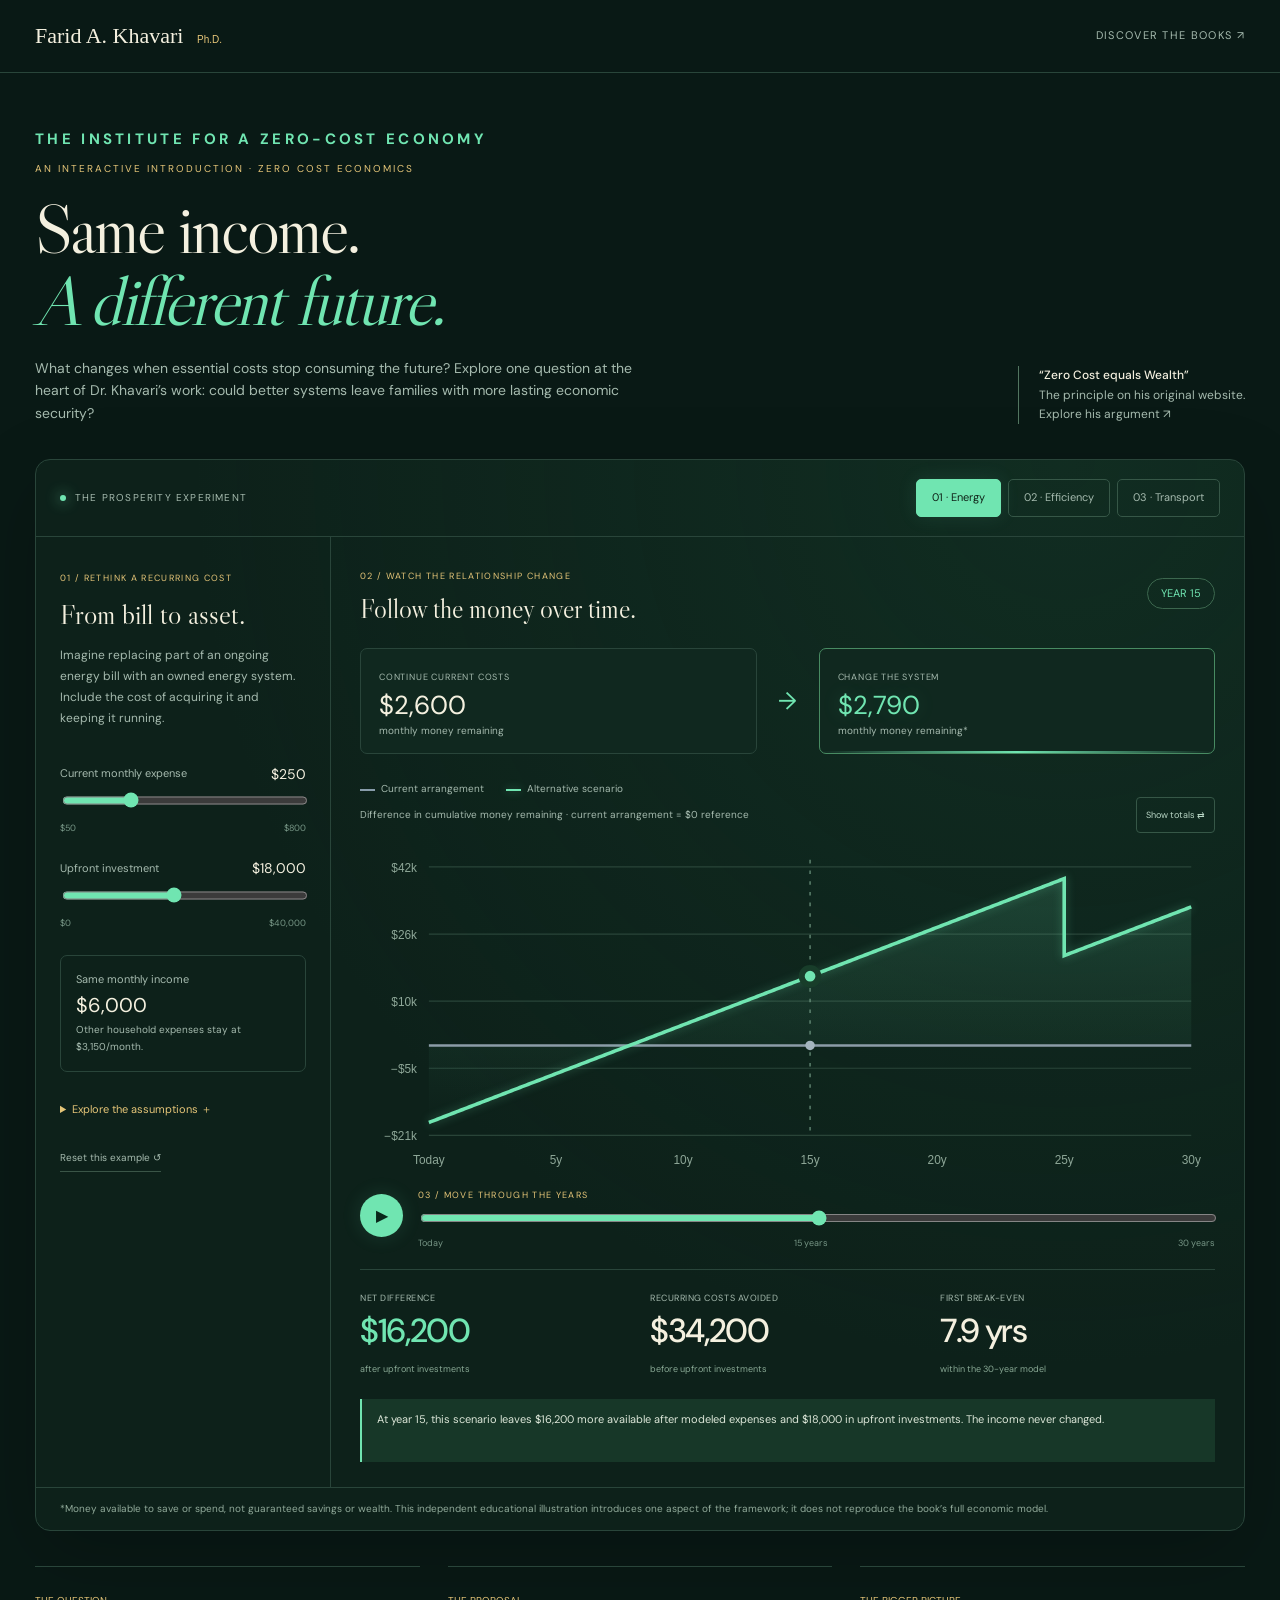
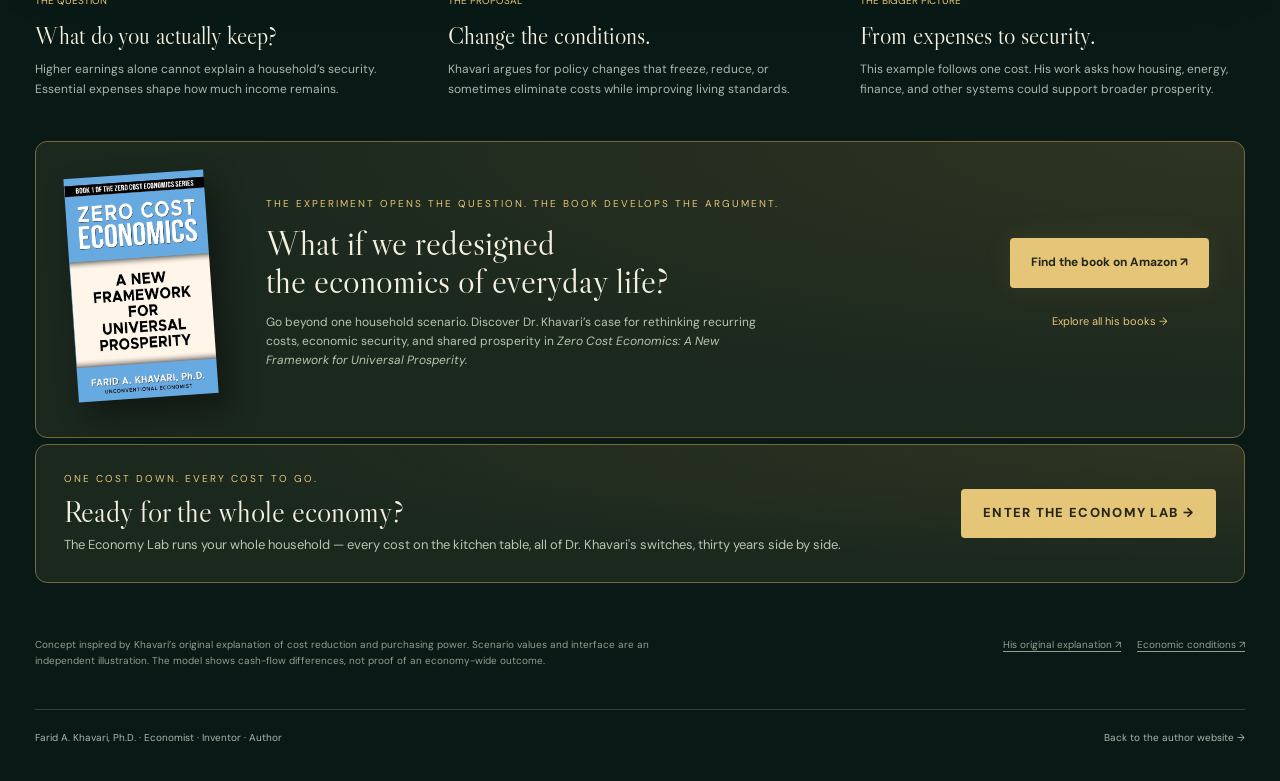
<file: economic-lab.html>
<!doctype html>
<html lang="en"><head><meta charset="utf-8"><meta name="viewport" content="width=device-width,initial-scale=1"><title>The Prosperity Experiment — Farid A. Khavari</title><meta name="description" content="An interactive introduction to Farid A. Khavari’s Zero Cost Economics. Explore how changing recurring costs can change a household’s future."><style>
@import url('https://fonts.googleapis.com/css2?family=DM+Sans:wght@400;500;600;700&family=Libre+Caslon+Display&display=swap');
:root{--bg:#091915;--panel:#112720;--line:#29453a;--muted:#a5baae;--cream:#f4f0df;--gold:#e5c578;--mint:#70e5b1;--red:#f49f91}*{box-sizing:border-box}html{scroll-behavior:smooth}body{margin:0;background:var(--bg);color:var(--cream);font:15px/1.6 'DM Sans',Arial,sans-serif}a{color:inherit;text-decoration:none}button,input{font:inherit}button,a,input{touch-action:manipulation}button{cursor:pointer}button:focus-visible,a:focus-visible,input:focus-visible,summary:focus-visible{outline:3px solid var(--mint);outline-offset:5px}nav{max-width:1320px;margin:auto;padding:23px 35px;display:flex;justify-content:space-between;gap:20px;border-bottom:1px solid var(--line);align-items:center}.brand{font:22px Georgia}.brand small{font:10px Arial;color:var(--gold);margin-left:8px}.navlink{font-size:11px;letter-spacing:.12em;text-transform:uppercase;color:var(--muted)}main{max-width:1320px;padding:0 35px;margin:auto}.intro{position:relative;padding:54px 0 35px;display:flex;justify-content:space-between;align-items:flex-end;gap:40px}.eyebrow{color:var(--gold);font-size:10px;letter-spacing:.2em;text-transform:uppercase;display:block}.intro h1{font:clamp(45px,5.4vw,76px)/1.04 'Libre Caslon Display',Georgia,serif;letter-spacing:-.035em;margin:16px 0 20px}.intro h1 em{font-weight:400;color:var(--mint)}.intro p{max-width:610px;color:var(--muted);font-size:14px;margin:0}.intro-side{max-width:260px;padding-left:20px;border-left:1px solid #527560;font-size:12px;color:var(--muted)}.intro-side b{color:var(--cream);font-weight:500}.lab{border:1px solid var(--line);background:radial-gradient(ellipse at 85% 0%,#1a4c3544,transparent 60%),#0d211a;border-radius:15px;overflow:hidden;box-shadow:0 25px 80px #0003}.labtop{padding:19px 24px;border-bottom:1px solid var(--line);display:flex;align-items:center;justify-content:space-between;gap:20px}.status{font-size:10px;letter-spacing:.12em;color:var(--muted);display:flex;align-items:center;gap:9px}.dot{width:6px;height:6px;background:var(--mint);border-radius:50%;box-shadow:0 0 14px var(--mint);animation:breathe 2s infinite}.scenario-tabs{display:flex;gap:7px;flex-wrap:wrap}.scenario-tabs button{border:1px solid #365747;border-radius:5px;color:var(--muted);background:transparent;font-size:11px;padding:9px 15px;min-height:38px}.scenario-tabs button[aria-pressed=true]{color:#102419;background:var(--mint);border-color:var(--mint);box-shadow:0 0 20px #70e5b11b}.labgrid{display:grid;grid-template-columns:295px minmax(0,1fr)}.controls{padding:27px 24px;border-right:1px solid var(--line)}.step{font-size:9px;letter-spacing:.15em;color:var(--gold);text-transform:uppercase}.controls h2{font:28px/1.2 'Libre Caslon Display',Georgia;margin:10px 0 13px}.scenario-copy{font-size:12px;color:var(--muted);min-height:78px;line-height:1.75}.rangeblock{padding-top:22px}.rangetop{display:flex;justify-content:space-between;gap:10px;align-items:center;font-size:11px;color:var(--muted)}.rangetop output{color:var(--cream);font-size:14px}input[type=range]{width:100%;height:27px;accent-color:var(--mint);cursor:pointer}.endpoints{display:flex;justify-content:space-between;color:#769585;font-size:9px}.fixed{margin-top:25px;padding:15px;border:1px solid var(--line);border-radius:7px;font-size:11px;color:var(--muted)}.fixed b{display:block;color:var(--cream);font-size:20px;font-weight:400}.fixed span{font-size:10px}.controls details{font-size:11px;color:var(--muted);margin-top:20px}.controls summary{cursor:pointer;color:var(--gold);padding:9px 0}.controls details p{margin:6px 0 12px}.reset{color:var(--muted);background:transparent;border:0;border-bottom:1px solid #3a5547;font-size:10px;margin-top:18px;padding:5px 0}.visual{padding:25px 29px;min-width:0}.visualhead{display:flex;justify-content:space-between;gap:25px}.visualhead h2{font:27px 'Libre Caslon Display',Georgia;margin:6px 0 0}.yearpill{font-size:11px;color:var(--mint);border:1px solid #3c674e;border-radius:30px;padding:6px 13px;align-self:center;white-space:nowrap}.flow{position:relative;display:grid;grid-template-columns:1fr 38px 1fr;align-items:center;margin-top:23px;gap:12px}.flowcard{border:1px solid var(--line);padding:14px 18px;background:#10281f;border-radius:7px;position:relative;overflow:hidden}.flowcard small{font-size:9px;letter-spacing:.09em;text-transform:uppercase;color:var(--muted)}.flowcard b{font-size:26px;font-weight:400;display:block;line-height:1.4}.flowcard p{font-size:10px;color:var(--muted);margin:0}.flowcard.after{border-color:#488b62}.flowcard.after b{color:var(--mint);text-shadow:0 0 20px #70e5b130}.flow-arrow{color:var(--mint);font-size:24px;text-align:center;animation:travel 2s infinite}.stream{position:absolute;height:2px;bottom:0;left:0;right:0;background:linear-gradient(90deg,transparent,var(--mint),transparent);animation:stream 3s infinite}.legend{display:flex;gap:22px;font-size:10px;color:var(--muted);margin-top:27px}.legend i{display:inline-block;width:15px;height:2px;background:#889caa;vertical-align:middle;margin-right:6px}.legend .alt i{background:var(--mint);box-shadow:0 0 8px #70e5b166}.chart-wrap{position:relative;margin:9px 0 0}.chart-wrap svg{display:block;width:100%;height:auto;overflow:visible}.gridline{stroke:#294438;stroke-width:1}.axis{fill:#8ea798;font:10px Arial}.chart-label{font-size:10px;color:var(--muted);margin:8px 0}.linebase{stroke:#8c9ca8;fill:none;stroke-width:2}.linealt{stroke:var(--mint);fill:none;stroke-width:3;filter:drop-shadow(0 0 4px #70e5b155)}.point{fill:var(--mint);stroke:#183d2a;stroke-width:5}.cursor{stroke:#719983;stroke-width:1;stroke-dasharray:3 6}.scrubber{display:flex;gap:15px;align-items:center;margin:0 0 12px}.play{background:var(--mint);border:0;color:#09271a;border-radius:50%;width:43px;height:43px;flex-shrink:0;font-size:16px;box-shadow:0 0 20px #70e5b121}.timeline{flex:1}.timeline input{height:22px}.readout{display:grid;grid-template-columns:1fr 1fr 1fr;border-top:1px solid var(--line);margin-top:19px;padding-top:21px;gap:15px}.metric small{display:block;font-size:9px;color:var(--muted);letter-spacing:.06em}.metric strong{display:block;font-size:clamp(21px,2.6vw,34px);font-weight:500;letter-spacing:-.04em;color:var(--cream);line-height:1.5;font-variant-numeric:tabular-nums}.metric:first-child strong{color:var(--mint)}.metric span{font-size:9px;color:#88a894}.insight{margin-top:20px;background:#173728;border-left:2px solid var(--mint);padding:12px 15px;color:#dce6d8;font-size:11px;min-height:63px}.labnote{border-top:1px solid var(--line);padding:13px 24px;font-size:10px;color:#91aa9a}.principles{display:grid;grid-template-columns:repeat(3,1fr);gap:28px;padding:35px 0 42px}.principle{border-top:1px solid var(--line);padding-top:20px}.principle span{color:var(--gold);font-size:10px}.principle h3{font:24px 'Libre Caslon Display',Georgia;margin:10px 0}.principle p{font-size:12px;color:var(--muted);margin:0}.book{display:grid;grid-template-columns:160px 1fr auto;gap:35px;align-items:center;border:1px solid #79663d;background:radial-gradient(ellipse at 100% 0%,#64542d44,transparent 65%),#1b281e;padding:32px 35px;border-radius:12px}.book img{width:140px;height:auto;box-shadow:10px 15px 30px #0006;transform:rotate(-4deg)}.book h2{font:35px/1.1 'Libre Caslon Display',Georgia;margin:12px 0}.book p{font-size:12px;max-width:510px;color:#b9c4ae}.book-actions{display:flex;flex-direction:column;gap:15px;min-width:190px}.buy{background:var(--gold);padding:15px 21px;color:#242719;text-align:center;font-size:12px;font-weight:bold;border-radius:4px;box-shadow:0 0 30px #e5c57816}.source-link{font-size:11px;text-align:center;color:var(--gold);padding:10px}.sources{display:flex;gap:20px;justify-content:space-between;align-items:flex-start;padding:24px 0 40px;font-size:10px;color:#8ca290}.sources p{margin:0;max-width:660px}.sources a{text-decoration:underline;text-underline-offset:3px}.sourceitems{display:flex;gap:16px;flex-wrap:wrap}footer{border-top:1px solid var(--line);padding:20px 0 35px;display:flex;justify-content:space-between;font-size:10px;color:var(--muted)}@keyframes breathe{50%{opacity:.5;box-shadow:0 0 3px var(--mint)}}@keyframes travel{50%{transform:translateX(4px)}}@keyframes stream{from{transform:translateX(-100%)}to{transform:translateX(100%)}}@media(max-width:1000px){.book{grid-template-columns:120px 1fr;gap:25px}.book img{width:110px}.book-actions{grid-column:2}.intro-side{display:none}.labgrid{grid-template-columns:255px minmax(0,1fr)}.visual{padding:24px 20px}.flowcard{padding:12px}.flow{gap:7px;grid-template-columns:1fr 20px 1fr}}@media(max-width:700px){nav{padding:18px 20px;position:sticky;top:0;background:#091915f5;z-index:10}.brand{font-size:17px}.navlink{font-size:8px;letter-spacing:.06em}main{padding:0 18px}.intro{padding:34px 0 25px}.intro h1{font-size:47px}.intro p{font-size:13px}.eyebrow{font-size:8px;letter-spacing:.15em}.labtop{padding:16px;align-items:flex-start;flex-direction:column;gap:12px}.scenario-tabs{width:100%;display:grid;grid-template-columns:repeat(3,1fr)}.scenario-tabs button{font-size:10px;padding:10px 6px;min-height:44px}.labgrid{display:flex;flex-direction:column}.controls{border-right:0;border-bottom:1px solid var(--line);padding:21px}.controls h2{font-size:29px}.scenario-copy{min-height:0;margin-bottom:0}.rangeblock{padding-top:17px}.fixed{margin-top:16px;display:flex;align-items:center;justify-content:space-between}.fixed b{font-size:18px}.fixed span{max-width:150px}.controls details{margin-top:10px}.reset{margin-top:7px}.visual{padding:23px 17px}.visualhead h2{font-size:25px}.flow{gap:7px;margin-top:20px}.flowcard{padding:11px}.flowcard b{font-size:23px}.flowcard small{font-size:8px}.flowcard p{font-size:9px}.legend{gap:13px;font-size:9px}.chart-wrap{margin-top:16px}.readout{gap:8px}.metric strong{font-size:24px}.metric small{font-size:8px;line-height:1.5;min-height:24px}.metric span{font-size:8px}.insight{font-size:11px}.labnote{padding:13px 17px;font-size:9px}.principles{grid-template-columns:1fr;gap:20px;padding:28px 0}.principle{padding-top:16px}.principle h3{font-size:26px;margin:7px 0}.book{grid-template-columns:86px 1fr;padding:24px 20px;gap:20px}.book img{width:80px}.book h2{font-size:28px}.book p{font-size:11px}.book-actions{grid-column:1/-1}.sources{display:block}.sourceitems{margin-top:15px}footer{gap:20px}.chart-wrap svg .axis{font-size:11px}}@media(prefers-reduced-motion:reduce){*{animation:none!important;scroll-behavior:auto!important}.linealt{filter:none}}

body.embedded nav,body.embedded footer{display:none}body.embedded main{max-width:1240px}body.embedded .intro{padding-top:45px}body.embedded .sources{padding-bottom:35px}@media(max-width:700px){body.embedded .intro{padding-top:34px}}
</style></head><body><script>if(new URLSearchParams(location.search).has("embed"))document.body.classList.add("embedded");</script>
<nav><a class="brand" href="index.html">Farid A. Khavari <small>Ph.D.</small></a><a class="navlink" href="index.html#books">Discover the books ↗</a></nav>
<main><header class="intro"><div><div style="font-size:15px;font-weight:700;letter-spacing:.22em;color:var(--mint);text-transform:uppercase;margin-bottom:10px">The Institute for a Zero-Cost Economy</div><span class="eyebrow">An interactive introduction · Zero Cost Economics</span><h1>Same income.<br><em>A different future.</em></h1><p>What changes when essential costs stop consuming the future? Explore one question at the heart of Dr. Khavari’s work: could better systems leave families with more lasting economic security?</p></div><aside class="intro-side"><b>“Zero Cost equals Wealth”</b><br>The principle on his original website.<br><a href="https://www.zerocosteconomy.com/description.html" target="_blank" rel="noopener">Explore his argument ↗</a></aside></header>
<section class="lab" aria-label="Interactive household scenario"><div class="labtop"><span class="status"><i class="dot"></i> THE PROSPERITY EXPERIMENT</span><div class="scenario-tabs" role="group" aria-label="Choose a scenario"><button data-mode="energy" aria-pressed="true">01 · Energy</button><button data-mode="efficiency" aria-pressed="false">02 · Efficiency</button><button data-mode="transport" aria-pressed="false">03 · Transport</button></div></div>
<div class="labgrid"><aside class="controls"><span class="step">01 / Rethink a recurring cost</span><h2 id="scenarioTitle">From bill to asset.</h2><p class="scenario-copy" id="scenarioCopy"></p><div class="rangeblock"><div class="rangetop"><label for="bill">Current monthly expense</label><output id="billOut" for="bill"></output></div><input id="bill" type="range" min="50" max="800" step="10" value="250"><div class="endpoints"><span>$50</span><span>$800</span></div></div><div class="rangeblock"><div class="rangetop"><label for="investment">Upfront investment</label><output id="investOut" for="investment"></output></div><input id="investment" type="range" min="0" max="40000" step="500" value="18000"><div class="endpoints"><span>$0</span><span>$40,000</span></div></div><div class="fixed"><div>Same monthly income<b>$6,000</b></div><span>Other household expenses stay at $3,150/month.</span></div><details><summary>Explore the assumptions ＋</summary><p id="assumptions"></p><p>Upfront investment is paid from existing cash. No borrowing, interest, investment returns, taxes, subsidies, inflation, or income growth. Income and other expenses stay constant. The same upfront investment is repeated at the end of each assumed asset life. These are adjustable teaching examples, not market estimates or figures supplied by Khavari.</p><div class="rangetop"><label for="remaining">New monthly operating cost</label><output id="remainingOut"></output></div><input id="remaining" type="range" min="0" max="800" step="5" value="60"><p>Includes ongoing operation and maintenance; excludes the upfront investment. Costs and outcomes differ in practice.</p></details><button class="reset" id="reset">Reset this example ↺</button></aside>
<div class="visual"><div class="visualhead"><div><span class="step">02 / Watch the relationship change</span><h2>Follow the money over time.</h2></div><span class="yearpill" id="yearPill">YEAR 15</span></div><div class="flow"><div class="flowcard"><small>Continue current costs</small><b id="before"></b><p>monthly money remaining</p></div><div class="flow-arrow" aria-hidden="true">→</div><div class="flowcard after"><small>Change the system</small><b id="after"></b><p>monthly money remaining*</p><i class="stream" aria-hidden="true"></i></div></div><div class="legend"><span><i></i>Current arrangement</span><span class="alt"><i></i>Alternative scenario</span></div><div style="display:flex;justify-content:space-between;align-items:center;gap:10px"><p class="chart-label" id="chartLabel">Difference in cumulative money remaining · current arrangement = $0 reference</p><button id="chartView" style="background:transparent;border:1px solid #365747;color:#b9d6c5;border-radius:4px;padding:6px 9px;font-size:9px;white-space:nowrap;min-height:36px">Show totals ⇄</button></div><div class="chart-wrap"><svg id="chart" viewBox="0 0 720 285" role="img" aria-labelledby="chartTitle chartDesc"><title id="chartTitle">Two household scenarios over thirty years</title><desc id="chartDesc"></desc><defs><linearGradient id="area" x1="0" y1="0" x2="0" y2="1"><stop stop-color="#70e5b1" stop-opacity=".15"/><stop offset="1" stop-color="#70e5b1" stop-opacity="0"/></linearGradient></defs><g id="grid"></g><path id="fill" fill="url(#area)"/><path id="baseLine" class="linebase"/><path id="altLine" class="linealt"/><line id="cursor" class="cursor" y1="15" y2="247"/><circle id="basePoint" r="4" fill="#a4b4be"/><circle id="altPoint" r="7" class="point"/><g id="ticks"></g></svg></div><div class="scrubber"><button id="play" class="play" aria-label="Play the thirty-year scenario">▶</button><div class="timeline"><label class="step" for="year">03 / Move through the years</label><input type="range" id="year" min="0" max="30" step="1" value="15"><div class="endpoints"><span>Today</span><span>15 years</span><span>30 years</span></div></div></div><div class="readout"><div class="metric"><small>NET DIFFERENCE</small><strong id="net"></strong><span>after upfront investments</span></div><div class="metric"><small>RECURRING COSTS AVOIDED</small><strong id="avoided"></strong><span>before upfront investments</span></div><div class="metric"><small>FIRST BREAK-EVEN</small><strong id="payback"></strong><span>within the 30-year model</span></div></div><div class="insight" id="insight" role="status" aria-live="polite"></div></div></div><div class="labnote">*Money available to save or spend, not guaranteed savings or wealth. This independent educational illustration introduces one aspect of the framework; it does not reproduce the book’s full economic model.</div></section>
<section class="principles" aria-label="Connect the example to the author's ideas"><article class="principle"><span>THE QUESTION</span><h3>What do you actually keep?</h3><p>Higher earnings alone cannot explain a household’s security. Essential expenses shape how much income remains.</p></article><article class="principle"><span>THE PROPOSAL</span><h3>Change the conditions.</h3><p>Khavari argues for policy changes that freeze, reduce, or sometimes eliminate costs while improving living standards.</p></article><article class="principle"><span>THE BIGGER PICTURE</span><h3>From expenses to security.</h3><p>This example follows one cost. His work asks how housing, energy, finance, and other systems could support broader prosperity.</p></article></section>
<section class="book" aria-labelledby="bookTitle"><a href="https://www.amazon.com/s?k=Zero+Cost+Economics+A+New+Framework+for+Universal+Prosperity+Farid+Khavari" target="_blank" rel="noopener"><img src="assets/cover-new-framework.jpg" alt="Zero Cost Economics: A New Framework for Universal Prosperity by Farid A. Khavari"></a><div><span class="eyebrow">The experiment opens the question. The book develops the argument.</span><h2 id="bookTitle">What if we redesigned<br>the economics of everyday life?</h2><p>Go beyond one household scenario. Discover Dr. Khavari’s case for rethinking recurring costs, economic security, and shared prosperity in <em>Zero Cost Economics: A New Framework for Universal Prosperity.</em></p></div><div class="book-actions"><a class="buy" href="https://www.amazon.com/s?k=Zero+Cost+Economics+A+New+Framework+for+Universal+Prosperity+Farid+Khavari" target="_blank" rel="noopener">Find the book on Amazon ↗</a><a class="source-link" href="index.html#books">Explore all his books →</a></div></section>
<section style="border:1px solid #79663d;border-radius:12px;padding:26px 28px;margin:6px 0 30px;background:radial-gradient(ellipse at 100% 0%,#64542d44,transparent 65%),#1b281e;display:flex;gap:20px;align-items:center;flex-wrap:wrap"><div style="flex:1;min-width:260px"><span class="eyebrow">One cost down. Every cost to go.</span><h2 style="font:30px/1.15 'Libre Caslon Display',Georgia,serif;margin:8px 0 6px">Ready for the whole economy?</h2><p style="margin:0;color:#b9c4ae;font-size:13px">The Economy Lab runs your whole household — every cost on the kitchen table, all of Dr. Khavari's switches, thirty years side by side.</p></div><a href="lab.html" target="_top" style="background:var(--gold);color:#242719;font-weight:800;font-size:13px;letter-spacing:.1em;text-transform:uppercase;padding:14px 22px;border-radius:4px;text-decoration:none;white-space:nowrap">Enter the Economy Lab →</a></section>
<section class="sources"><p>Concept inspired by Khavari’s original explanation of cost reduction and purchasing power. Scenario values and interface are an independent illustration. The model shows cash-flow differences, not proof of an economy-wide outcome.</p><div class="sourceitems"><a href="https://www.zerocosteconomy.com/description.html" target="_blank" rel="noopener">His original explanation ↗</a><a href="https://www.zerocosteconomy.com/necessary.html" target="_blank" rel="noopener">Economic conditions ↗</a></div></section><footer><span>Farid A. Khavari, Ph.D. · Economist · Inventor · Author</span><a href="index.html">Back to the author website →</a></footer></main>
<script>
(()=>{'use strict';const $=id=>document.getElementById(id),cash=n=>(n<0?'−':'')+'$'+Math.abs(Math.round(n)).toLocaleString('en-US'),short=n=>(n<0?'−':'')+'$'+Math.round(Math.abs(n)/1000)+'k';
const presets={energy:{title:'From bill to asset.',copy:'Imagine replacing part of an ongoing energy bill with an owned energy system. Include the cost of acquiring it and keeping it running.',bill:250,investment:18000,remaining:60,life:25,assumptions:'Energy example: $18,000 upfront, $250/month continuing expense, $60/month new operating and maintenance cost, and a 25-year assumed system life.'},efficiency:{title:'Better systems. Less waste.',copy:'Imagine investing in equipment and efficiency improvements that reduce an ongoing household expense without reducing the service it delivers.',bill:200,investment:6000,remaining:130,life:20,assumptions:'Efficiency example: $6,000 upfront, $200/month continuing expense, $130/month new operating and maintenance cost, and a 20-year assumed asset life.'},transport:{title:'Think beyond the payment.',copy:'Explore a hypothetical transport change with a higher initial investment and lower ongoing costs. Compare the whole modeled period, not one monthly bill.',bill:350,investment:12000,remaining:180,life:15,assumptions:'Transport example: $12,000 incremental upfront investment, $350/month continuing expense, $180/month new operating and maintenance cost, and a 15-year assumed asset life. This is an incremental comparison, not a full vehicle ownership estimate.'}};
let mode='energy',playing=false,last=0,frame=0,netView=true;const reduced=matchMedia('(prefers-reduced-motion: reduce)').matches;
function params(){return{b:+$('bill').value,u:+$('investment').value,r:+$('remaining').value,life:presets[mode].life}}
function totals(t,p){const outlays=p.u*(1+Math.floor((t+1e-7)/p.life));return{base:(6000-3150-p.b)*12*t,alt:(6000-3150-p.r)*12*t-outlays,avoided:(p.b-p.r)*12*t,outlays}}
function firstBreak(p){for(let month=0;month<=360;month++){const t=month/12,v=totals(t,p);if(v.alt-v.base>=-0.001)return t}return null}
const ns='http://www.w3.org/2000/svg';function el(tag,a,txt){let n=document.createElementNS(ns,tag);Object.entries(a).forEach(([k,v])=>n.setAttribute(k,v));if(txt!==undefined)n.textContent=txt;return n}
function render(){const p=params(),t=+$('year').value,v=totals(t,p),diff=v.alt-v.base;let points=[];for(let i=0;i<=360;i++){let x=i/12;if(i>0&&Math.abs(x/p.life-Math.round(x/p.life))<1e-8)points.push({t:x-0.00001,...totals(x-0.00001,p)});points.push({t:x,...totals(x,p)})}if(netView)points=points.map(q=>({...q,alt:q.alt-q.base,base:0}));const min=Math.min(0,...points.map(q=>q.alt))-3000,max=Math.max(1,...points.map(q=>Math.max(q.base,q.alt)))*1.07;const X=x=>58+x/30*642,Y=y=>247-(y-min)/(max-min)*226;
$('grid').replaceChildren();$('ticks').replaceChildren();for(let i=0;i<=4;i++){let n=min+(max-min)*i/4,y=Y(n);$('grid').append(el('line',{x1:58,x2:700,y1:y,y2:y,class:'gridline'}));$('ticks').append(el('text',{x:48,y:y+4,'text-anchor':'end',class:'axis'},short(n)))}for(let i=0;i<=30;i+=5){$('ticks').append(el('text',{x:X(i),y:271,'text-anchor':'middle',class:'axis'},i===0?'Today':i+'y'))}
const path=key=>points.map((q,i)=>(i?'L':'M')+X(q.t).toFixed(2)+','+Y(q[key]).toFixed(2)).join(' ');$('baseLine').setAttribute('d',path('base'));$('altLine').setAttribute('d',path('alt'));$('fill').setAttribute('d',path('alt')+' L700,'+Y(0)+' L58,'+Y(0)+' Z');$('cursor').setAttribute('x1',X(t));$('cursor').setAttribute('x2',X(t));for(const [id,n] of [['basePoint',netView?0:v.base],['altPoint',netView?diff:v.alt]]){$(id).setAttribute('cx',X(t));$(id).setAttribute('cy',Y(n))}
$('billOut').textContent=cash(p.b);$('investOut').textContent=cash(p.u);$('remainingOut').textContent=cash(p.r);$('before').textContent=cash(6000-3150-p.b);$('after').textContent=cash(6000-3150-p.r);$('yearPill').textContent=t===0?'TODAY':'YEAR '+Math.round(t);$('net').textContent=cash(diff);$('net').style.color=diff<0?'var(--red)':'var(--mint)';$('avoided').textContent=cash(v.avoided);let breakeven=firstBreak(p);$('payback').textContent=breakeven===null?'Not reached':breakeven===0?'Immediate':breakeven.toFixed(1)+' yrs';
const repl=Math.floor((t+1e-7)/p.life);$('insight').textContent=diff>=0?`At year ${Math.round(t)}, this scenario leaves ${cash(diff)} more available after modeled expenses and ${cash(v.outlays)} in upfront investments.${repl?' Replacement investment is included.':''} The income never changed.`:`At year ${Math.round(t)}, the alternative is ${cash(-diff)} behind after upfront investment.${p.r>=p.b?' Its ongoing costs are not lower.':' Lower recurring expenses have not yet offset all upfront costs.'}${repl?' A replacement investment is included.':''}`;
$('chartDesc').textContent=`At year ${Math.round(t)}, cumulative money remaining is ${cash(v.base)} under current costs and ${cash(v.alt)} in the alternative, a difference of ${cash(diff)}. All figures are illustrative.`;
}
function stop(){playing=false;cancelAnimationFrame(frame);$('play').textContent='▶';$('play').setAttribute('aria-label','Play the thirty-year scenario');$('insight').setAttribute('aria-live','polite')}
function select(m){stop();mode=m;let p=presets[m];for(let id of ['bill','investment','remaining'])$(id).value=p[id];$('year').value=15;$('scenarioTitle').textContent=p.title;$('scenarioCopy').textContent=p.copy;$('assumptions').textContent=p.assumptions;document.querySelectorAll('[data-mode]').forEach(b=>b.setAttribute('aria-pressed',b.dataset.mode===m));render()}
document.querySelectorAll('[data-mode]').forEach(b=>b.onclick=()=>select(b.dataset.mode));for(let id of ['bill','investment','remaining','year'])$(id).oninput=()=>{stop();render()};$('reset').onclick=()=>select(mode);$('chartView').onclick=()=>{netView=!netView;$('chartView').textContent=netView?'Show totals ⇄':'Show difference ⇄';$('chartLabel').textContent=netView?'Difference in cumulative money remaining · current arrangement = $0 reference':'Cumulative income minus modeled expenses and upfront investments';render()};
$('play').onclick=()=>{if(playing){stop();return}if(reduced){$('year').value=30;render();return}playing=true;$('play').textContent='Ⅱ';$('play').setAttribute('aria-label','Pause the scenario');$('insight').setAttribute('aria-live','off');let start=performance.now(),initial=+$('year').value;if(initial>=30)initial=0;$('year').step='0.01';function tick(now){let t=Math.min(30,initial+(now-start)/700);$('year').value=t;render();if(t<30&&playing)frame=requestAnimationFrame(tick);else{stop();$('year').step='1';render()}}frame=requestAnimationFrame(tick)};document.addEventListener('visibilitychange',()=>{if(document.hidden)stop()});select(mode);
})();
</script><script>
if(new URLSearchParams(location.search).has('embed')){
 document.querySelectorAll('a[href^="index.html"]').forEach(a=>a.addEventListener('click',event=>{event.preventDefault();parent.postMessage({type:'khavari-experiment-navigate',hash:a.getAttribute('href').split('#')[1]||'home'},'*')}));
 const send=()=>parent.postMessage({type:'khavari-experiment-height',height:document.documentElement.scrollHeight},'*');
 new ResizeObserver(send).observe(document.body);addEventListener('load',send);send();
}
</script></body></html>
</file>
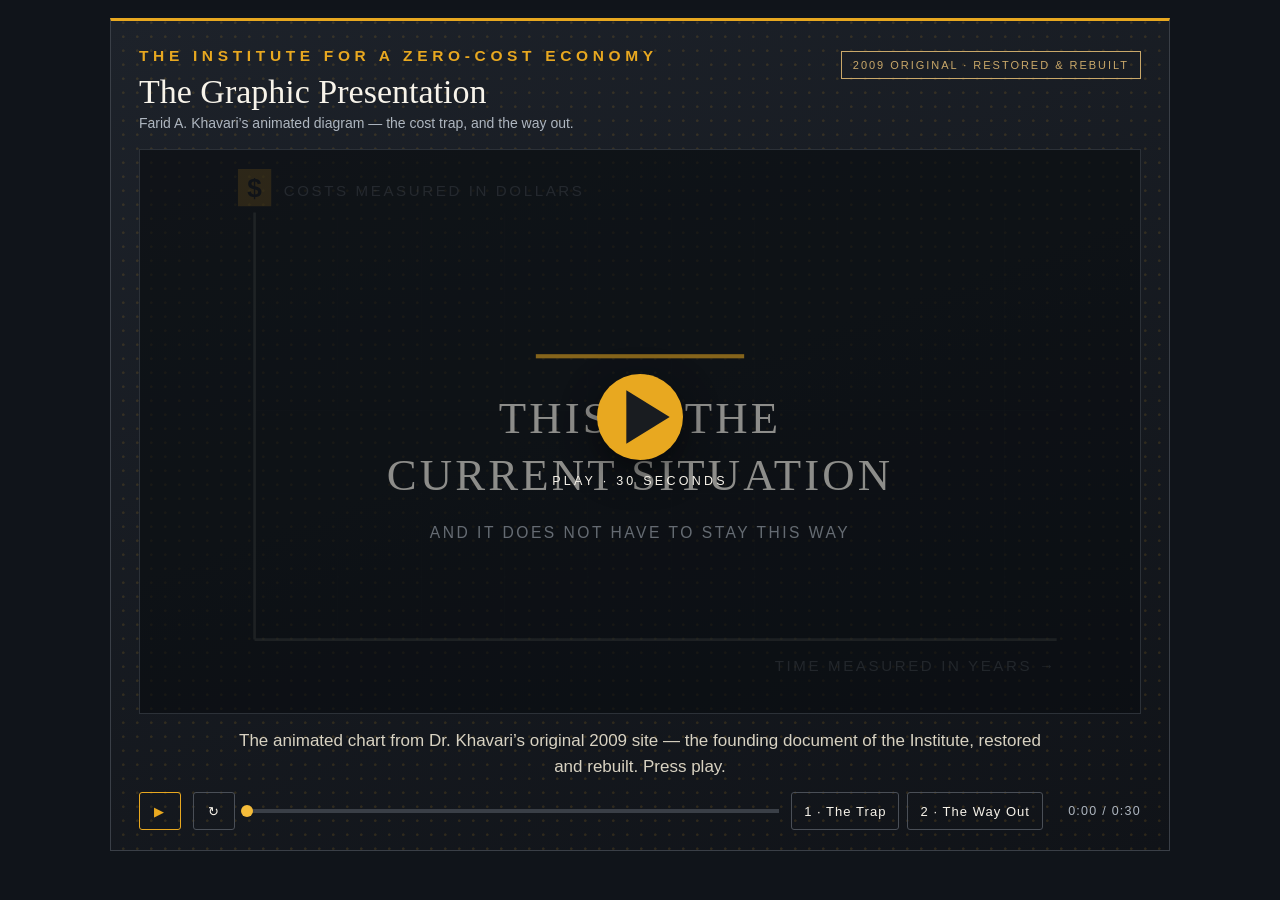
<file: grafico-film.html>
<!doctype html>
<html lang="en">
<head>
<meta charset="utf-8">
<meta name="viewport" content="width=device-width, initial-scale=1">
<title>The Graphic Presentation — Farid A. Khavari</title>
<meta name="description" content="Farid A. Khavari's 2009 animated diagram, restored and rebuilt: the cost trap, and the way out.">
<style>
:root{--char:#23272c;--ink:#101318;--amber:#e8a820;--amber2:#f5bc3a;--gold:#c9a86a;--cream:#f7f3ea;--red:#c2553f;--redlt:#e07856;--mut:#aeb6c0}
*{box-sizing:border-box}
html,body{margin:0;padding:0;background:#10141a}
body{font-family:'Helvetica Neue',Arial,sans-serif;color:var(--cream);padding:18px 14px 22px}
.film{max-width:1060px;margin:0 auto;background:radial-gradient(circle at 88% 12%,rgba(232,168,32,.13) 1px,transparent 1.6px) 0 0/14px 14px,linear-gradient(160deg,#1d222a,#101318);border:1px solid #3a3f47;border-top:3px solid var(--amber);padding:26px 28px 20px}
.film-head{display:flex;justify-content:space-between;align-items:flex-start;gap:16px;flex-wrap:wrap}
.eyebrow{font-size:15.5px;letter-spacing:.3em;color:var(--amber);text-transform:uppercase;font-weight:700}
.film-head h1{font-family:Georgia,'Times New Roman',serif;font-weight:400;font-size:clamp(24px,3.4vw,34px);margin:8px 0 4px;color:var(--cream)}
.film-head .sub{font-size:14px;color:var(--mut);margin:0}
.badge{font-size:11px;letter-spacing:.18em;color:var(--gold);border:1px solid var(--gold);padding:7px 11px;text-transform:uppercase;white-space:nowrap;margin-top:4px}
.stage{position:relative;margin-top:18px;background:rgba(0,0,0,.28);border:1px solid #2c3138}
.stage svg{display:block;width:100%;height:auto}
.bigplay{position:absolute;inset:0;display:flex;flex-direction:column;align-items:center;justify-content:center;gap:14px;background:rgba(13,16,20,.45);border:0;cursor:pointer;color:var(--cream);font:inherit}
.bigplay .disc{width:86px;height:86px;border-radius:50%;background:var(--amber);display:flex;align-items:center;justify-content:center;box-shadow:0 12px 34px rgba(0,0,0,.5);transition:transform .18s ease}
.bigplay:hover .disc{transform:scale(1.06)}
.bigplay .disc svg{margin-left:6px}
.bigplay .bp-label{font-size:12.5px;letter-spacing:.26em;text-transform:uppercase;color:var(--cream)}
.bigplay.hide{display:none}
.capbar{min-height:52px;display:flex;align-items:center;justify-content:center;text-align:center;padding:14px 10px 2px;position:relative}
.capbar p{margin:0;font-size:clamp(14.5px,1.8vw,17px);line-height:1.55;color:#d8d2c2;max-width:820px;position:absolute;inset:14px 10px auto;opacity:0;transition:opacity .5s ease}
.capbar p.on{opacity:1;position:relative;inset:auto}
.controls{display:flex;align-items:center;gap:12px;margin-top:10px;flex-wrap:wrap}
.cbtn{background:none;border:1px solid #4a4f57;color:var(--cream);height:38px;min-width:42px;padding:0 12px;border-radius:3px;cursor:pointer;font-size:13px;letter-spacing:.08em;display:inline-flex;align-items:center;justify-content:center;gap:7px}
.cbtn:hover{border-color:var(--amber);color:var(--amber2)}
.cbtn.amber{border-color:var(--amber);color:var(--amber)}
.track{flex:1;height:26px;display:flex;align-items:center;cursor:pointer;min-width:120px}
.track .rail{height:4px;background:#3a3f47;width:100%;position:relative}
.track .fill{position:absolute;left:0;top:0;bottom:0;background:var(--amber);width:0%}
.track .head{position:absolute;top:50%;width:12px;height:12px;border-radius:50%;background:var(--amber2);transform:translate(-50%,-50%);left:0%}
.scenes{display:flex;gap:8px}
.scene-btn.on{border-color:var(--amber);color:var(--amber2)}
.tlabel{font-size:12.5px;color:var(--mut);letter-spacing:.1em;min-width:86px;text-align:right}
.bookbtn{display:inline-block;background:var(--amber);color:#191c20;font-weight:700;letter-spacing:.14em;font-size:13px;padding:11px 18px;text-decoration:none;text-transform:uppercase}
@media(max-width:640px){body{padding:10px 8px 14px}.film{padding:18px 14px 14px}.badge{display:none}.tlabel{display:none}.eyebrow{font-size:11.5px;letter-spacing:.24em;line-height:1.8}.film-head h1{font-size:22px;line-height:1.25}.film-head .sub{font-size:13px;line-height:1.55}.capbar p{font-size:14px;line-height:1.5}.scene-btn{font-size:12px;padding:0 9px}}

body.mini .film-head{display:none}
body.mini .stage{padding:8px 8px 2px}
body.mini .scenes{display:none}
body.mini .controls{padding:6px 10px 10px;gap:8px}
body.mini .capbar{display:none}
</style>
</head>
<body>
<div class="film" id="film">
  <div class="film-head">
    <div>
      <div class="eyebrow">The Institute for a Zero-Cost Economy</div>
      <h1>The Graphic Presentation</h1>
      <p class="sub">Farid A. Khavari&rsquo;s animated diagram &mdash; the cost trap, and the way out.</p>
    </div>
    <div class="badge">2009 original &middot; restored &amp; rebuilt</div>
  </div>

  <div class="stage" id="stage">
    <svg viewBox="0 0 960 540" role="img" aria-label="Animated chart: stagnating income against first rising, then decreasing costs">
      <defs>
        <pattern id="hatchRed" width="7" height="7" patternTransform="rotate(45)" patternUnits="userSpaceOnUse">
          <rect width="7" height="7" fill="rgba(194,85,63,.14)"/><line x1="0" y1="0" x2="0" y2="7" stroke="#c2553f" stroke-width="2.2"/>
        </pattern>
        <pattern id="hatchGold" width="7" height="7" patternTransform="rotate(45)" patternUnits="userSpaceOnUse">
          <rect width="7" height="7" fill="rgba(232,168,32,.10)"/><line x1="0" y1="0" x2="0" y2="7" stroke="#e8a820" stroke-width="2.2"/>
        </pattern>
      </defs>

      <g id="chart">
        <!-- grid -->
        <g stroke="rgba(255,255,255,.055)" stroke-width="1">
          <line x1="190" y1="60" x2="190" y2="470"/><line x1="270" y1="60" x2="270" y2="470"/><line x1="350" y1="60" x2="350" y2="470"/><line x1="430" y1="60" x2="430" y2="470"/><line x1="510" y1="60" x2="510" y2="470"/><line x1="590" y1="60" x2="590" y2="470"/><line x1="670" y1="60" x2="670" y2="470"/><line x1="750" y1="60" x2="750" y2="470"/><line x1="830" y1="60" x2="830" y2="470"/>
          <line x1="110" y1="250" x2="880" y2="250"/><line x1="110" y1="330" x2="880" y2="330"/><line x1="110" y1="410" x2="880" y2="410"/>
        </g>
        <!-- axes -->
        <g stroke="#8a8f83" stroke-width="2.5">
          <line x1="110" y1="60" x2="110" y2="470"/><line x1="110" y1="470" x2="880" y2="470"/>
        </g>
        <rect x="94" y="18" width="32" height="36" fill="#e8a820"/>
        <text x="110" y="45" text-anchor="middle" font-size="25" font-weight="700" fill="#191c20">$</text>
        <text x="138" y="44" font-size="14.5" letter-spacing="2.5" fill="#aeb6c0">COSTS MEASURED IN DOLLARS</text>
        <text x="880" y="500" text-anchor="end" font-size="14.5" letter-spacing="2.5" fill="#aeb6c0">TIME MEASURED IN YEARS &#8594;</text>

        <!-- income -->
        <line id="income" pathLength="100" x1="110" y1="170" x2="880" y2="170" stroke="#f5bc3a" stroke-width="4" style="filter:drop-shadow(0 0 7px rgba(245,188,58,.45))"/>
        <g id="chipInc" opacity="0">
          <rect x="622" y="126" width="258" height="31" fill="#e8a820"/>
          <text x="751" y="148" text-anchor="middle" font-size="15" font-weight="700" letter-spacing="2" fill="#191c20">STAGNATING INCOME</text>
        </g>

        <!-- ACT 1 : the trap -->
        <g id="act1">
          <path id="wedge1" d="M110,425 L225,392 L295,412 L415,328 L495,348 L635,252 L725,272 L880,168 L880,470 L110,470 Z" fill="url(#hatchRed)" opacity="0"/>
          <path id="cost1" pathLength="100" d="M110,425 L225,392 L295,412 L415,328 L495,348 L635,252 L725,272 L880,168" fill="none" stroke="#e07856" stroke-width="4" style="filter:drop-shadow(0 0 6px rgba(224,120,86,.4))"/>
          <g id="anno1" opacity="0">
            <text x="295" y="360" text-anchor="middle" font-size="16.5" fill="#d8d2c2">[ Unexpected income ]</text>
            <line x1="295" y1="368" x2="295" y2="398" stroke="#8a8f83" stroke-width="1.6"/>
            <path d="M290,394 L295,404 L300,394 Z" fill="#8a8f83"/>
          </g>
          <g id="chipRise" opacity="0">
            <rect x="748" y="192" width="132" height="29" fill="#c2553f"/>
            <text x="814" y="212" text-anchor="middle" font-size="14" font-weight="700" letter-spacing="1.6" fill="#f7f3ea">RISING COST</text>
          </g>
          <text id="debtLab" x="600" y="440" text-anchor="middle" font-size="19" font-weight="700" letter-spacing="2.5" fill="#e07856" opacity="0">[ INCREASING DEBT ]</text>
        </g>

        <!-- ACT 2 : the way out -->
        <g id="act2" opacity="0">
          <path id="wedge2" d="M110,170 L880,170 L880,428 L598,318 L468,249 L398,264 L282,199 L220,214 L110,180 Z" fill="url(#hatchGold)" opacity="0"/>
          <path id="cost2" pathLength="100" d="M110,180 L220,214 L282,199 L398,264 L468,249 L598,318 L880,428" fill="none" stroke="#e07856" stroke-width="4" style="filter:drop-shadow(0 0 6px rgba(224,120,86,.4))"/>
          <g id="anno2a" opacity="0">
            <text x="282" y="150" text-anchor="middle" font-size="16.5" fill="#d8d2c2">[ Unexpected cost ]</text>
            <line x1="282" y1="158" x2="282" y2="186" stroke="#8a8f83" stroke-width="1.6"/>
            <path d="M277,182 L282,192 L287,182 Z" fill="#8a8f83"/>
          </g>
          <g id="anno2b" opacity="0">
            <text x="468" y="200" text-anchor="middle" font-size="16.5" fill="#d8d2c2">[ Unexpected cost ]</text>
            <line x1="468" y1="208" x2="468" y2="236" stroke="#8a8f83" stroke-width="1.6"/>
            <path d="M463,232 L468,242 L473,232 Z" fill="#8a8f83"/>
          </g>
          <g id="chipF" opacity="0"><rect x="150" y="84" width="180" height="32" fill="#bfe3ea"/><text x="240" y="106" text-anchor="middle" font-size="14.5" font-weight="700" letter-spacing="1.6" fill="#191c20">1 &#183; FREEZE</text></g>
          <g id="chipR" opacity="0"><rect x="390" y="84" width="180" height="32" fill="#c9a86a"/><text x="480" y="106" text-anchor="middle" font-size="14.5" font-weight="700" letter-spacing="1.6" fill="#191c20">2 &#183; REDUCE</text></g>
          <g id="chipE" opacity="0"><rect x="630" y="84" width="180" height="32" fill="#e8a820"/><text x="720" y="106" text-anchor="middle" font-size="14.5" font-weight="700" letter-spacing="1.6" fill="#191c20">3 &#183; ELIMINATE</text></g>
          <text id="saveLab" x="618" y="252" text-anchor="middle" font-size="18.5" font-weight="700" letter-spacing="2.2" fill="#f5bc3a" opacity="0">TRUE SAVINGS &amp; WEALTH</text>
          <g id="chipDec" opacity="0">
            <rect x="684" y="384" width="196" height="29" fill="#e8a820"/>
            <text x="782" y="404" text-anchor="middle" font-size="14" font-weight="700" letter-spacing="1.6" fill="#191c20">DECREASING COST</text>
          </g>
        </g>
      </g>

      <!-- TITLE CARD -->
      <g id="titleCard">
        <rect x="380" y="196" width="200" height="4" fill="#e8a820"/>
        <text x="480" y="272" text-anchor="middle" font-family="Georgia,serif" font-size="43" letter-spacing="3" fill="#f7f3ea">THIS IS THE</text>
        <text x="480" y="326" text-anchor="middle" font-family="Georgia,serif" font-size="43" letter-spacing="3" fill="#f7f3ea">CURRENT SITUATION</text>
        <text x="480" y="372" text-anchor="middle" font-size="15" letter-spacing="2.4" fill="#aeb6c0">AND IT DOES NOT HAVE TO STAY THIS WAY</text>
      </g>

      <!-- CLOSING CARD -->
      <g id="closeCard" opacity="0">
        <text x="480" y="212" text-anchor="middle" font-size="14.5" letter-spacing="3" fill="#aeb6c0">THE WAY OUT, IN THREE STEPS</text>
        <text x="480" y="282" text-anchor="middle" font-family="Georgia,serif" font-size="47" letter-spacing="2" fill="#f7f3ea">FREEZE &#8594; REDUCE &#8594; ELIMINATE</text>
        <text x="480" y="336" text-anchor="middle" font-size="17" font-style="italic" font-family="Georgia,serif" fill="#c9a86a">Zero Cost = Wealth</text>
      </g>
    </svg>

    <button class="bigplay" id="bigPlay" type="button" aria-label="Play the graphic presentation">
      <span class="disc"><svg width="34" height="34" viewBox="0 0 24 24"><path d="M7 4 L20 12 L7 20 Z" fill="#191c20"/></svg></span>
      <span class="bp-label">Play &middot; 30 seconds</span>
    </button>
  </div>

  <div class="capbar">
    <p id="cap0" class="on">The animated chart from Dr. Khavari&rsquo;s original 2009 site &mdash; the founding document of the Institute, restored and rebuilt. Press play.</p>
    <p id="cap1">Today&rsquo;s policies have locked in permanently rising costs of every kind. If this continues, the economy will collapse under ever-growing debt.</p>
    <p id="cap2">The only real fix is a zero-cost economy: freeze costs, then reduce them, then eliminate them. The result is a steady build-up of wealth, prosperity and economic security.</p>
    <p id="cap3">Zero Cost = Wealth. The full blueprint is in his book <i>Towards a Zero-Cost Economy</i>.</p>
  </div>

  <div class="controls">
    <button class="cbtn amber" id="playBtn" type="button" aria-label="Play or pause">&#9654;</button>
    <button class="cbtn" id="replayBtn" type="button" aria-label="Replay">&#8635;</button>
    <div class="track" id="track" role="slider" aria-label="Seek"><div class="rail"><div class="fill" id="fill"></div><div class="head" id="head"></div></div></div>
    <div class="scenes">
      <button class="cbtn scene-btn" id="sc1" type="button">1 &middot; The Trap</button>
      <button class="cbtn scene-btn" id="sc2" type="button">2 &middot; The Way Out</button>
    </div>
    <div class="tlabel" id="tlabel">0:00 / 0:30</div>
  </div>
</div>

<script>
(function(){
  var D=30000, t=0, playing=false, lastTs=null, ended=false;
  var $=function(id){return document.getElementById(id)};
  var els={income:$('income'),chipInc:$('chipInc'),cost1:$('cost1'),wedge1:$('wedge1'),anno1:$('anno1'),chipRise:$('chipRise'),debtLab:$('debtLab'),
           act2:$('act2'),cost2:$('cost2'),wedge2:$('wedge2'),anno2a:$('anno2a'),anno2b:$('anno2b'),saveLab:$('saveLab'),chipDec:$('chipDec'),chipF:$('chipF'),chipR:$('chipR'),chipE:$('chipE'),
           title:$('titleCard'),close:$('closeCard'),chart:$('chart'),fill:$('fill'),head:$('head'),tlabel:$('tlabel'),
           bigPlay:$('bigPlay'),playBtn:$('playBtn'),caps:[$('cap0'),$('cap1'),$('cap2'),$('cap3')],sc1:$('sc1'),sc2:$('sc2')};
  function seg(t,a,b){if(t<=a)return 0;if(t>=b)return 1;return (t-a)/(b-a)}
  function ease(x){return x<.5?2*x*x:1-Math.pow(-2*x+2,2)/2}
  function draw(el,t,a,b){el.style.strokeDasharray=100;el.style.strokeDashoffset=100*(1-ease(seg(t,a,b)))}
  function fade(el,t,a,b){el.setAttribute('opacity',seg(t,a,b).toFixed(3))}
  function fadeOut(el,t,a,b){el.setAttribute('opacity',(1-seg(t,a,b)).toFixed(3))}
  function fmt(ms){var s=Math.round(ms/1000);return '0:'+(s<10?'0':'')+s}
  function cap(i){els.caps.forEach(function(c,j){c.classList.toggle('on',i===j)})}
  function apply(ms){
    t=Math.max(0,Math.min(D,ms));
    /* title card */
    fadeOut(els.title,t,3600,4400);
    els.chart.setAttribute('opacity',(0.25+0.75*seg(t,3900,4800)).toFixed(3));
    /* act 1 : the trap, given room to sink in */
    draw(els.income,t,4800,7000); fade(els.chipInc,t,6400,7200);
    draw(els.cost1,t,7400,12200); fade(els.anno1,t,9600,10600);
    fade(els.wedge1,t,11800,13800); fade(els.debtLab,t,12600,13800); fade(els.chipRise,t,11400,12200);
    var a1out=seg(t,14200,15200);
    $('act1').setAttribute('opacity',(1-a1out).toFixed(3));
    /* act 2 : the way out, the bigger half */
    fade(els.act2,t,15000,15600);
    draw(els.cost2,t,15800,22500);
    fade(els.chipF,t,16500,17300); fade(els.chipR,t,19300,20100); fade(els.chipE,t,22300,23100);
    fade(els.anno2a,t,18600,19400); fade(els.anno2b,t,20400,21200);
    fade(els.wedge2,t,21500,24500); fade(els.saveLab,t,23000,24200); fade(els.chipDec,t,22800,23600);
    /* closing */
    var dim=seg(t,26800,27600);
    els.chart.setAttribute('opacity',((0.25+0.75*seg(t,3900,4800))*(1-0.72*dim)).toFixed(3));
    fade(els.close,t,27200,28400);
    /* captions + scenes */
    cap(t<6800?0:(t<15200?1:(t<26800?2:3)));
    els.sc1.classList.toggle('on',t>=6800&&t<15200);
    els.sc2.classList.toggle('on',t>=15200&&t<26800);
    /* progress */
    els.fill.style.width=(t/D*100)+'%'; els.head.style.left=(t/D*100)+'%';
    els.tlabel.textContent=fmt(t)+' / '+fmt(D);
  }
  function loop(ts){
    if(!playing)return;
    if(lastTs==null)lastTs=ts;
    var dt=Math.min(100,ts-lastTs); lastTs=ts;
    apply(t+dt);
    if(t>=D){pause();ended=true;els.bigPlay.classList.remove('hide');els.bigPlay.querySelector('.bp-label').textContent='Watch again';setPlayIcon();return}
    requestAnimationFrame(loop);
  }
  function play(){if(ended){apply(0);ended=false}playing=true;lastTs=null;els.bigPlay.classList.add('hide');setPlayIcon();requestAnimationFrame(loop)}
  function pause(){playing=false;setPlayIcon()}
  function setPlayIcon(){els.playBtn.innerHTML=playing?'&#10073;&#10073;':'&#9654;'}
  function toggle(){playing?pause():play()}
  els.playBtn.addEventListener('click',toggle);
  els.bigPlay.addEventListener('click',play);
  $('stage').addEventListener('click',function(e){if(e.target.closest('.bigplay'))return;if(t>0)toggle()});
  $('replayBtn').addEventListener('click',function(){apply(0);ended=false;play()});
  els.sc1.addEventListener('click',function(){apply(4850);ended=false;play()});
  els.sc2.addEventListener('click',function(){apply(15250);ended=false;play()});
  $('track').addEventListener('click',function(e){var r=this.getBoundingClientRect();apply((e.clientX-r.left)/r.width*D);ended=false;setPlayIcon()});
  var scene=new URLSearchParams(location.search).get('scene');
  var reduced=window.matchMedia('(prefers-reduced-motion: reduce)').matches;
  if(scene==='title'){apply(1500)}
  else if(scene==='trap'){apply(14000)}
  else if(scene==='way'){apply(25000)}
  else if(scene==='closing'){apply(29500)}
  else if(reduced){apply(25000);els.bigPlay.classList.add('hide')}
  else{apply(0)}
  if(scene){els.bigPlay.classList.add('hide')}
})();
</script>
<script>
(function(){var q=new URLSearchParams(location.search);
 if(q.has('mini'))document.body.classList.add('mini');
 if(!q.has('autoplay'))return;
 if(window.matchMedia('(prefers-reduced-motion: reduce)').matches)return;
 function tryPlay(){var b=document.getElementById('bigPlay');if(b&&!b.classList.contains('hide'))b.click();}
 window.addEventListener('message',function(e){if(e.data&&e.data.fkPlay)tryPlay()});
 document.addEventListener('pointerdown',function h(){tryPlay();document.removeEventListener('pointerdown',h);});
 if('IntersectionObserver' in window){var io=new IntersectionObserver(function(es){es.forEach(function(en){if(en.intersecting)tryPlay()})},{threshold:.15});io.observe(document.body);}
 tryPlay();
 window.addEventListener('load',tryPlay);
 [700,1600,3000,5000].forEach(function(ms){setTimeout(tryPlay,ms)});
})();
</script>

<script>
(function(){function h(){try{parent.postMessage({fkHeight:document.documentElement.scrollHeight},'*')}catch(e){}}
window.addEventListener('load',function(){h();[300,800,1500,2500].forEach(function(t){setTimeout(h,t)})});
window.addEventListener('resize',h);})();
</script>
</body>
</html>
</file>
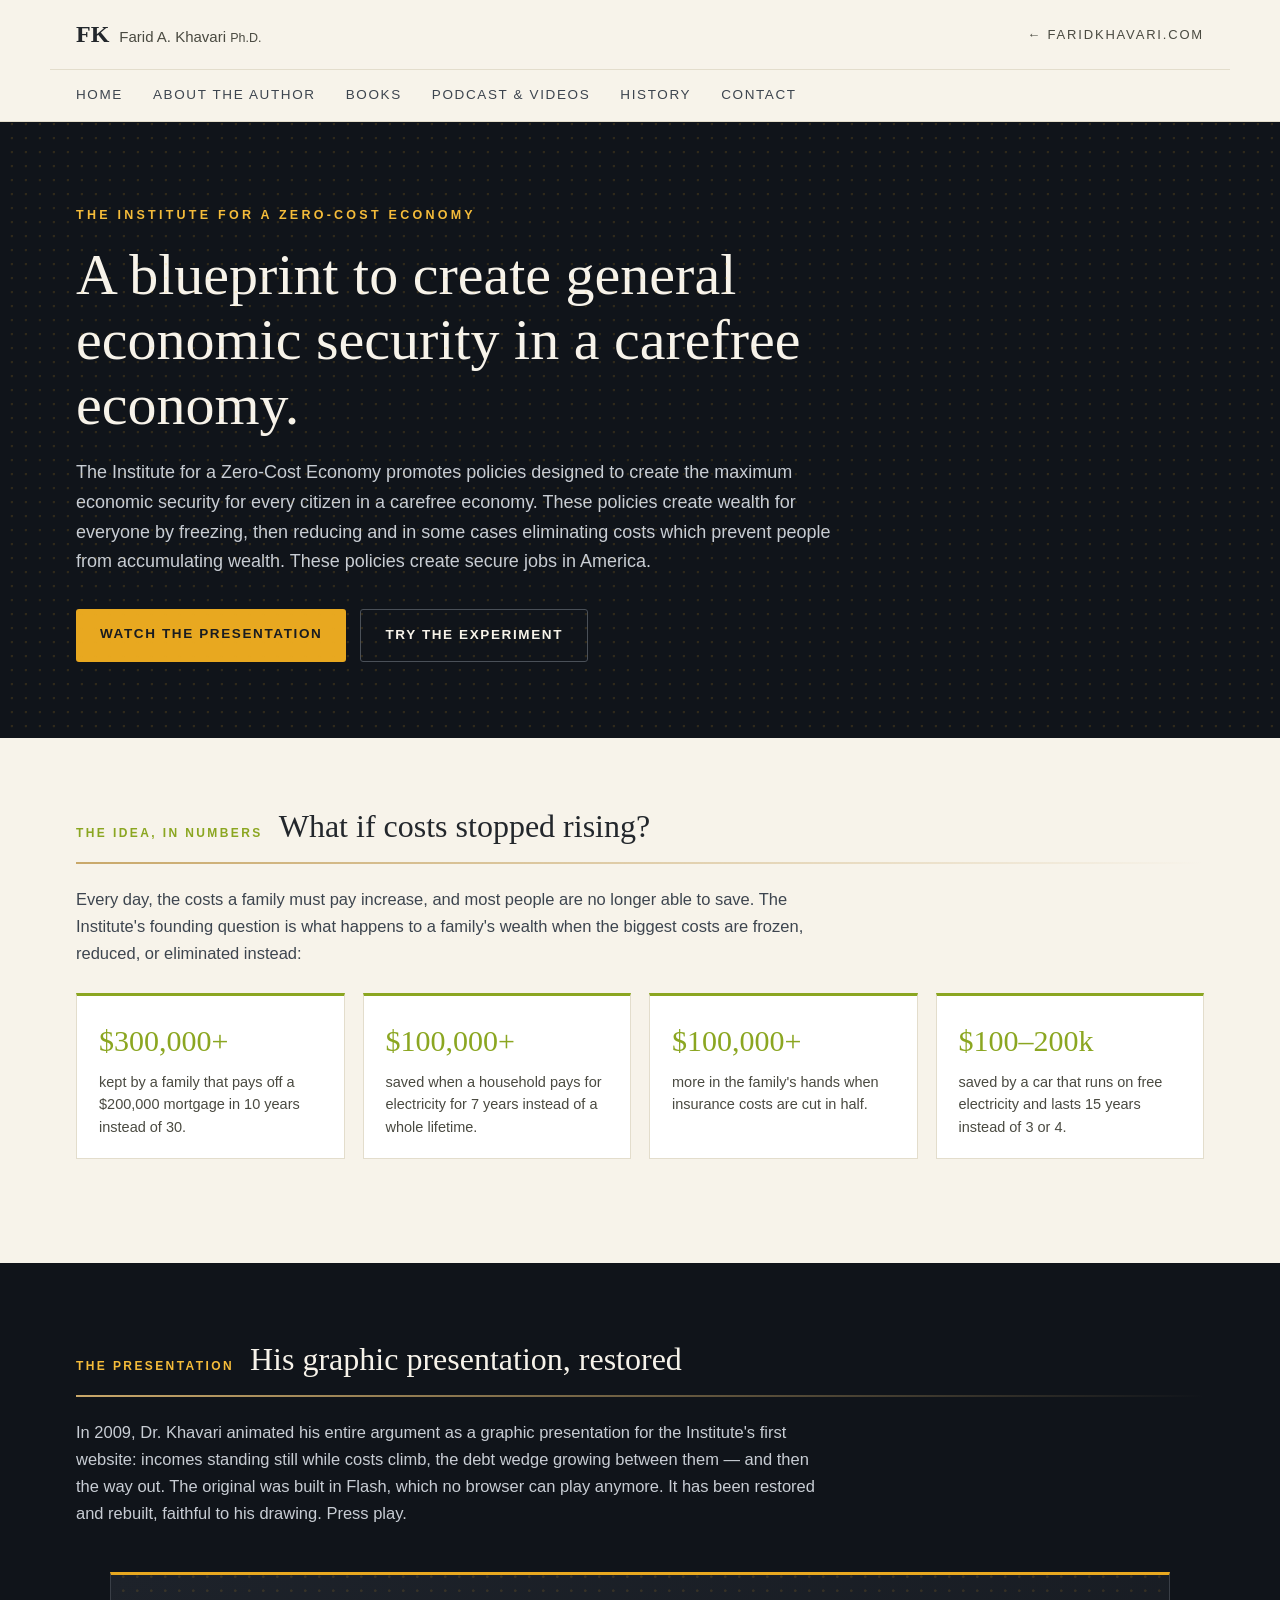
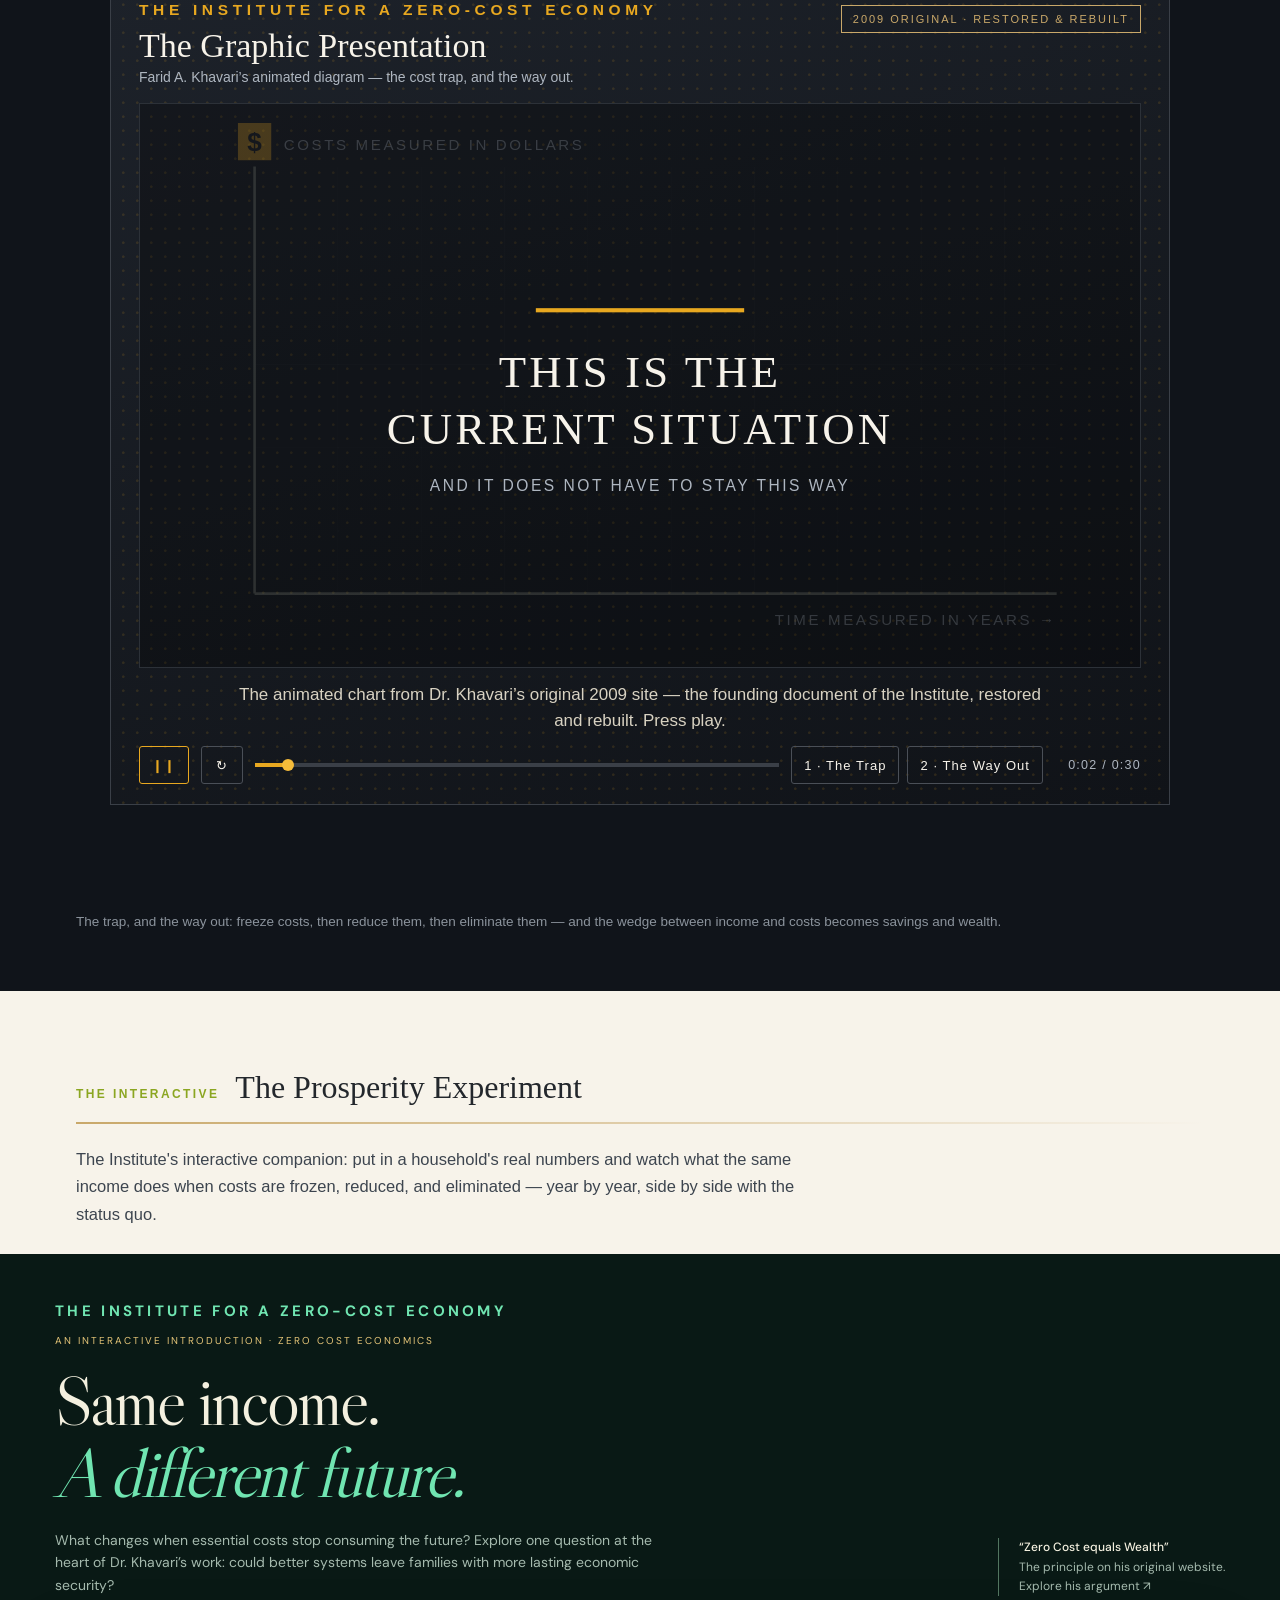
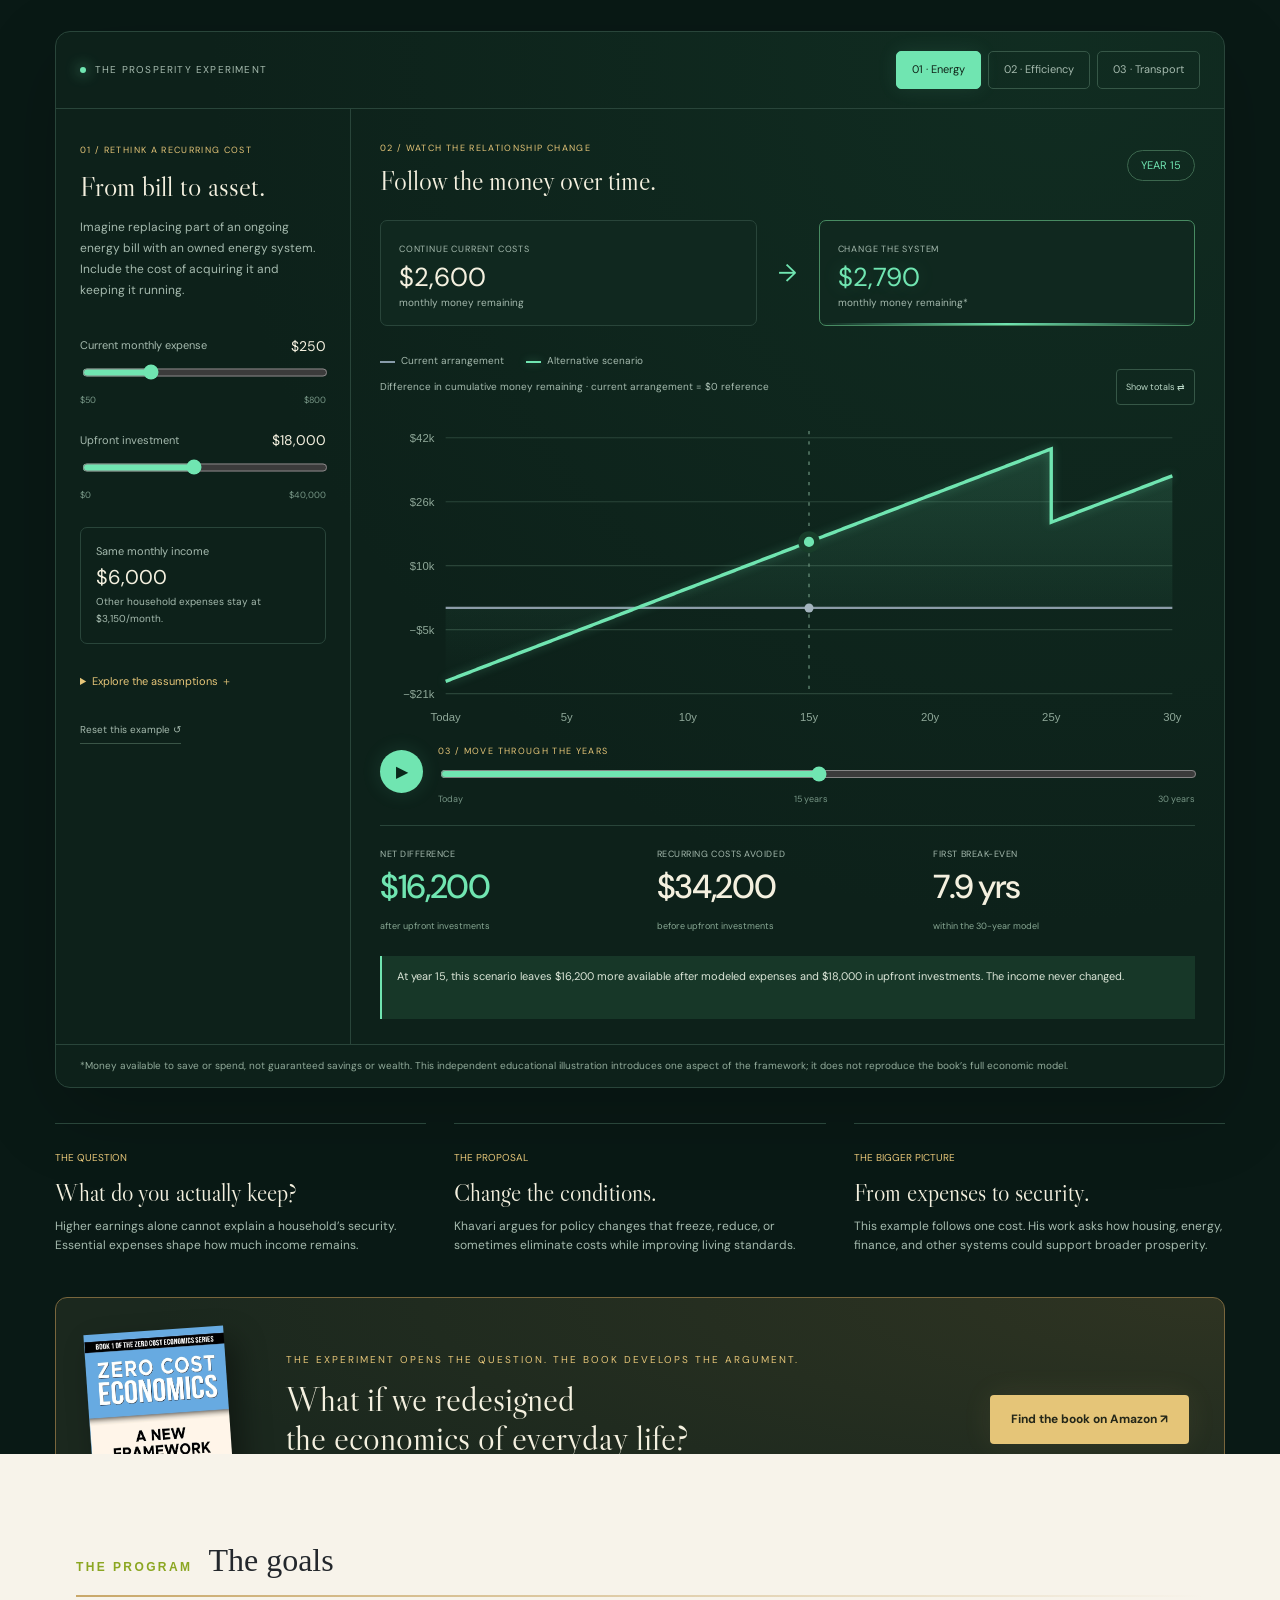
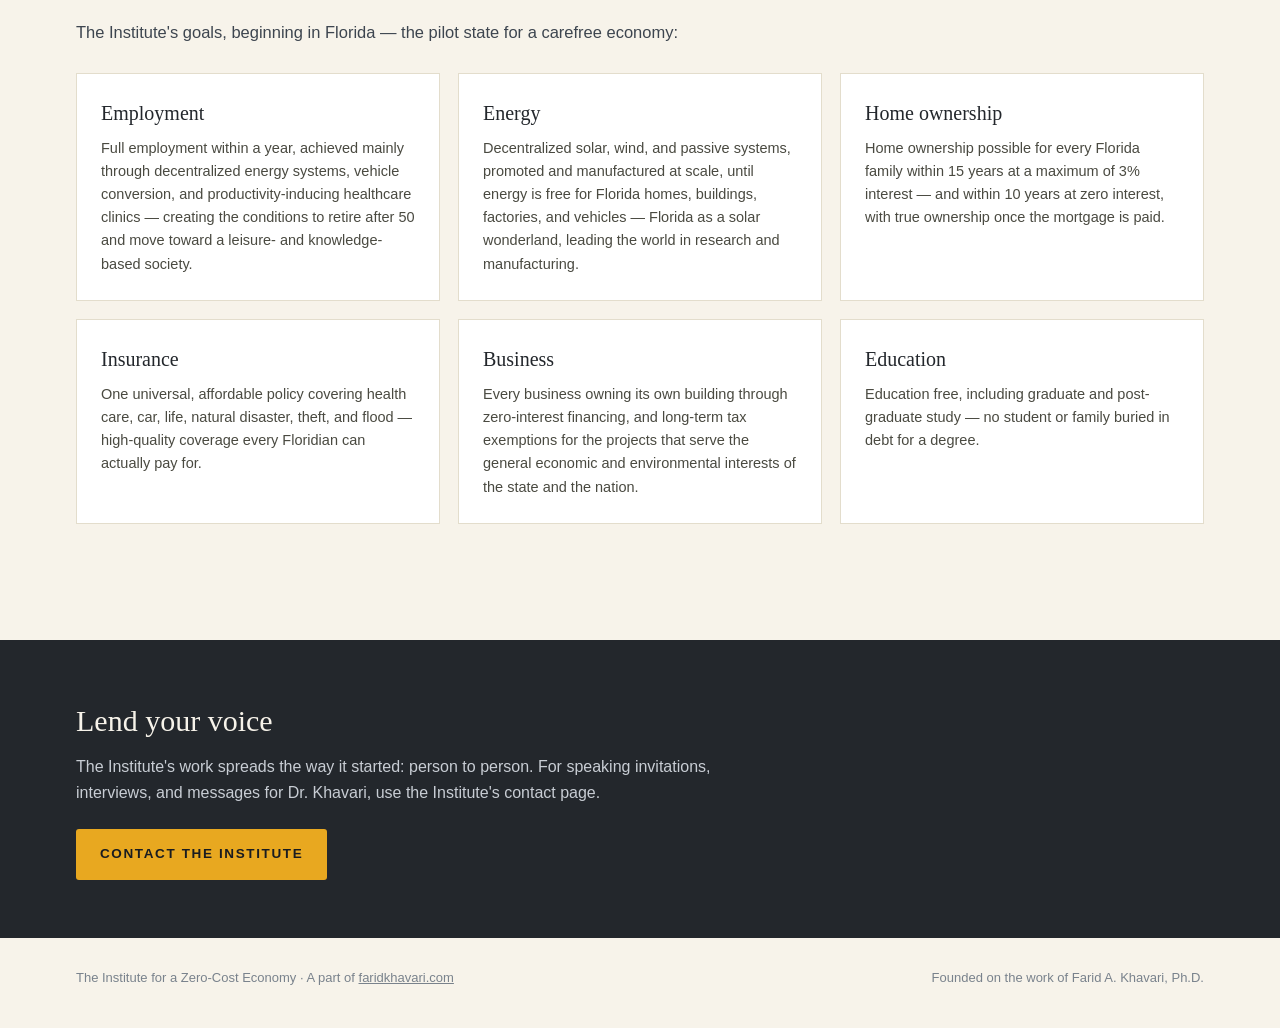
<file: institute.html>
<!DOCTYPE html>
<html lang="en">
<head>
<meta charset="UTF-8">
<meta name="viewport" content="width=device-width, initial-scale=1.0">
<title>The Institute for a Zero-Cost Economy — Farid A. Khavari</title>
<meta name="description" content="The Institute for a Zero-Cost Economy promotes policies designed to create the maximum economic security for every citizen in a carefree economy — the graphic presentation, the interactive Prosperity Experiment, the mission and the goals of Dr. Farid A. Khavari.">
<link rel="canonical" href="https://faridkhavari.com/institute.html">
<meta property="og:type" content="website">
<meta property="og:site_name" content="Farid A. Khavari">
<meta property="og:title" content="The Institute for a Zero-Cost Economy — Farid A. Khavari">
<meta property="og:description" content="The Institute for a Zero-Cost Economy promotes policies designed to create the maximum economic security for every citizen in a carefree economy — the graphic presentation, the interactive Prosperity Experiment, the mission and the goals of Dr. Farid A. Khavari.">
<meta property="og:url" content="https://faridkhavari.com/institute.html">
<meta property="og:image" content="https://faridkhavari.com/assets/share-card.png">
<style>
:root{--char:#23272c;--amber:#e8a820;--amber2:#f5bc3a;--gold:#c9a86a;--navy:#0b2341;--cream:#f7f3ea;--red:#a52a21;--olive:#8ba621;--ink:#10141a}
*{box-sizing:border-box}
html{scroll-behavior:smooth}
body{margin:0;font-family:'Helvetica Neue',Arial,sans-serif;color:var(--char);background:var(--cream);line-height:1.55}
a{color:inherit}
.wrap{max-width:1180px;margin:0 auto;padding:0 26px}
.masthead{display:flex;justify-content:space-between;align-items:center;padding:16px 26px;border-bottom:1px solid #e3ddcc;max-width:1180px;margin:0 auto}
.masthead .fk{font-family:Georgia,serif;font-size:24px;font-weight:700;text-decoration:none}
.masthead .fk span{font-family:'Helvetica Neue',Arial,sans-serif;font-size:15px;font-weight:400;margin-left:10px;color:#4a4a41}
.masthead .home-link{font-size:13px;letter-spacing:.14em;text-transform:uppercase;text-decoration:none;color:#4a4a41}
.masthead .home-link:hover{color:var(--char)}
.nav{border-bottom:1px solid #e3ddcc;background:var(--cream)}
.nav-inner{max-width:1180px;margin:0 auto;padding:0 26px;display:flex;gap:30px;align-items:center;overflow-x:auto}
.nav-inner a{text-decoration:none;font-size:13.5px;letter-spacing:.12em;text-transform:uppercase;padding:15px 0;color:#3d454f;white-space:nowrap}
.nav-inner a.nav-cta{background:var(--amber);color:#191c20;font-weight:800;border-radius:3px;padding:8px 15px}
.hero{background:var(--ink);color:var(--cream);padding:84px 0 76px;position:relative;overflow:hidden}
.hero::before{content:"";position:absolute;inset:0;background:radial-gradient(circle at 85% 15%,rgba(232,168,32,.14) 1px,transparent 1.6px) 0 0/14px 14px;pointer-events:none}
.kicker{font-size:12.5px;font-weight:700;letter-spacing:.26em;text-transform:uppercase;color:var(--amber2)}
.hero h1{font-family:Georgia,serif;font-weight:400;font-size:clamp(36px,5.4vw,58px);line-height:1.12;margin:18px 0 20px;max-width:820px}
.hero p{color:#c8cdd4;font-size:18px;line-height:1.65;max-width:760px;margin:0 0 32px}
.hero .btns{display:flex;gap:14px;flex-wrap:wrap}
.btn{display:inline-block;text-decoration:none;font-weight:800;font-size:13.5px;letter-spacing:.12em;text-transform:uppercase;padding:15px 24px;border-radius:3px}
.btn-amber{background:var(--amber);color:#191c20}
.btn-ghost{border:1px solid #4a5058;color:var(--cream)}
.sec-head{display:flex;align-items:baseline;gap:16px;margin-bottom:8px;flex-wrap:wrap}
.sec-head h2{font-family:Georgia,serif;font-size:32px;font-weight:400;margin:0}
.sec-head .k{font-size:12px;font-weight:700;letter-spacing:.2em;text-transform:uppercase;color:var(--olive)}
.rule{height:2px;background:linear-gradient(90deg,var(--gold),rgba(201,168,106,0));margin:10px 0 22px}
.whatif{padding:64px 0 8px}
.cards{display:grid;grid-template-columns:repeat(4,1fr);gap:18px;margin:26px 0 40px}
.card{background:#fff;border:1px solid #e3ddcc;border-top:3px solid var(--olive);padding:22px 22px 20px}
.card .amt{font-family:Georgia,serif;font-size:30px;color:var(--char);margin:0 0 6px}
.card .amt b{color:var(--olive);font-weight:400}
.card p{margin:0;color:#4a4a41;font-size:14.5px;line-height:1.55}
.dark-sec{background:var(--ink);padding:72px 0 0;margin-top:56px}
.dark-sec .sec-head h2{color:var(--cream)}
.dark-sec .sec-head .k{color:var(--amber2)}
.dark-sec p.lede{color:#c8cdd4;max-width:760px;font-size:16.5px;line-height:1.65;margin:0 0 26px}
.caption{max-width:1180px;margin:0 auto;padding:18px 26px 58px;color:#8b939c;font-size:13.5px}
.light-sec{padding:72px 0 10px}
.light-sec p.lede{color:#3d454f;max-width:760px;font-size:16.5px;line-height:1.65;margin:0 0 26px}
.labframe{display:block;width:100%;height:1800px;border:0;background:#091915}
.goals{display:grid;grid-template-columns:repeat(3,1fr);gap:18px;margin:24px 0 46px}
.goal{background:#fff;border:1px solid #e3ddcc;padding:24px}
.goal h3{font-family:Georgia,serif;font-weight:400;font-size:20px;margin:0 0 8px;color:var(--char)}
.goal p{margin:0;color:#4a4a41;font-size:14.5px;line-height:1.6}
.cta-band{background:var(--char);color:var(--cream);padding:58px 0;margin-top:60px}
.cta-band h2{font-family:Georgia,serif;font-weight:400;font-size:30px;margin:0 0 10px}
.cta-band p{color:#c8cdd4;max-width:680px;margin:0 0 24px;font-size:16px;line-height:1.6}
footer{padding:30px 0 40px;color:#79828c;font-size:13px}
footer .wrap{display:flex;justify-content:space-between;gap:16px;flex-wrap:wrap}
@media(max-width:900px){.cards{grid-template-columns:repeat(2,1fr)}.goals{grid-template-columns:1fr 1fr}}
@media(max-width:600px){.cards{grid-template-columns:1fr}.goals{grid-template-columns:1fr}.labframe{height:1900px}}
</style>
</head>
<body>
<div class="masthead"><a class="fk" href="index.html">FK<span>Farid A. Khavari <small>Ph.D.</small></span></a><a class="home-link" href="index.html">&larr; faridkhavari.com</a></div>
<nav class="nav" aria-label="Main navigation"><div class="nav-inner">
  <a href="index.html#home">Home</a><a href="index.html#about">About the Author</a><a href="index.html#books">Books</a><a href="index.html#videos">Podcast &amp; Videos</a><a href="index.html#history">History</a><a href="https://www.zerocosteconomy.com/contact.html">Contact</a>
</div></nav>

<header class="hero"><div class="wrap">
  <div class="kicker">The Institute for a Zero-Cost Economy</div>
  <h1>A blueprint to create general economic security in a carefree economy.</h1>
  <p>The Institute for a Zero-Cost Economy promotes policies designed to create the maximum economic security for every citizen in a carefree economy. These policies create wealth for everyone by freezing, then reducing and in some cases eliminating costs which prevent people from accumulating wealth. These policies create secure jobs in America.</p>
  <div class="btns">
    <a class="btn btn-amber" href="#presentation">Watch the presentation</a>
    <a class="btn btn-ghost" href="#experiment">Try the experiment</a>
  </div>
</div></header>

<section class="whatif"><div class="wrap">
  <div class="sec-head"><span class="k">The Idea, In Numbers</span><h2>What if costs stopped rising?</h2></div>
  <div class="rule"></div>
  <p style="color:#3d454f;max-width:760px;font-size:16.5px;line-height:1.65;margin:0">Every day, the costs a family must pay increase, and most people are no longer able to save. The Institute's founding question is what happens to a family's wealth when the biggest costs are frozen, reduced, or eliminated instead:</p>
  <div class="cards">
    <div class="card"><p class="amt"><b>$300,000+</b></p><p>kept by a family that pays off a $200,000 mortgage in 10 years instead of 30.</p></div>
    <div class="card"><p class="amt"><b>$100,000+</b></p><p>saved when a household pays for electricity for 7 years instead of a whole lifetime.</p></div>
    <div class="card"><p class="amt"><b>$100,000+</b></p><p>more in the family's hands when insurance costs are cut in half.</p></div>
    <div class="card"><p class="amt"><b>$100&ndash;200k</b></p><p>saved by a car that runs on free electricity and lasts 15 years instead of 3 or 4.</p></div>
  </div>
</div></section>

<section class="dark-sec" id="presentation"><div class="wrap">
  <div class="sec-head"><span class="k">The Presentation</span><h2>His graphic presentation, restored</h2></div>
  <div class="rule"></div>
  <p class="lede">In 2009, Dr. Khavari animated his entire argument as a graphic presentation for the Institute's first website: incomes standing still while costs climb, the debt wedge growing between them &mdash; and then the way out. The original was built in Flash, which no browser can play anymore. It has been restored and rebuilt, faithful to his drawing. Press play.</p>
</div>
<iframe title="The Graphic Presentation — Zero Cost Economics, restored and rebuilt" src="grafico-film.html?embed=1&autoplay=1" style="display:block;width:100%;height:min(940px,calc(56.25vw + 300px));border:0;background:#10141a" scrolling="no"></iframe>
<p class="caption">The trap, and the way out: freeze costs, then reduce them, then eliminate them &mdash; and the wedge between income and costs becomes savings and wealth.</p>
</section>

<section class="light-sec" id="experiment"><div class="wrap">
  <div class="sec-head"><span class="k">The Interactive</span><h2>The Prosperity Experiment</h2></div>
  <div class="rule"></div>
  <p class="lede">The Institute's interactive companion: put in a household's real numbers and watch what the same income does when costs are frozen, reduced, and eliminated &mdash; year by year, side by side with the status quo.</p>
</div>
<iframe class="labframe" title="The Prosperity Experiment — interactive introduction to Zero Cost Economics" src="economic-lab.html?embed=1" scrolling="no"></iframe>
</section>

<section class="light-sec"><div class="wrap">
  <div class="sec-head"><span class="k">The Program</span><h2>The goals</h2></div>
  <div class="rule"></div>
  <p class="lede">The Institute's goals, beginning in Florida &mdash; the pilot state for a carefree economy:</p>
  <div class="goals">
    <div class="goal"><h3>Employment</h3><p>Full employment within a year, achieved mainly through decentralized energy systems, vehicle conversion, and productivity-inducing healthcare clinics &mdash; creating the conditions to retire after 50 and move toward a leisure- and knowledge-based society.</p></div>
    <div class="goal"><h3>Energy</h3><p>Decentralized solar, wind, and passive systems, promoted and manufactured at scale, until energy is free for Florida homes, buildings, factories, and vehicles &mdash; Florida as a solar wonderland, leading the world in research and manufacturing.</p></div>
    <div class="goal"><h3>Home ownership</h3><p>Home ownership possible for every Florida family within 15 years at a maximum of 3% interest &mdash; and within 10 years at zero interest, with true ownership once the mortgage is paid.</p></div>
    <div class="goal"><h3>Insurance</h3><p>One universal, affordable policy covering health care, car, life, natural disaster, theft, and flood &mdash; high-quality coverage every Floridian can actually pay for.</p></div>
    <div class="goal"><h3>Business</h3><p>Every business owning its own building through zero-interest financing, and long-term tax exemptions for the projects that serve the general economic and environmental interests of the state and the nation.</p></div>
    <div class="goal"><h3>Education</h3><p>Education free, including graduate and post-graduate study &mdash; no student or family buried in debt for a degree.</p></div>
  </div>
</div></section>

<section class="cta-band"><div class="wrap">
  <h2>Lend your voice</h2>
  <p>The Institute's work spreads the way it started: person to person. For speaking invitations, interviews, and messages for Dr. Khavari, use the Institute's contact page.</p>
  <a class="btn btn-amber" href="https://www.zerocosteconomy.com/contact.html">Contact the Institute</a>
</div></section>

<footer><div class="wrap">
  <span>The Institute for a Zero-Cost Economy &middot; A part of <a href="index.html">faridkhavari.com</a></span>
  <span>Founded on the work of Farid A. Khavari, Ph.D.</span>
</div></footer>

<script>window.addEventListener('message',function(e){if(e.data&&e.data.fkHeight){document.querySelectorAll('iframe[src*="grafico-film"]').forEach(function(f){f.style.height=e.data.fkHeight+'px'})}});</script>
</body>
</html>
</file>
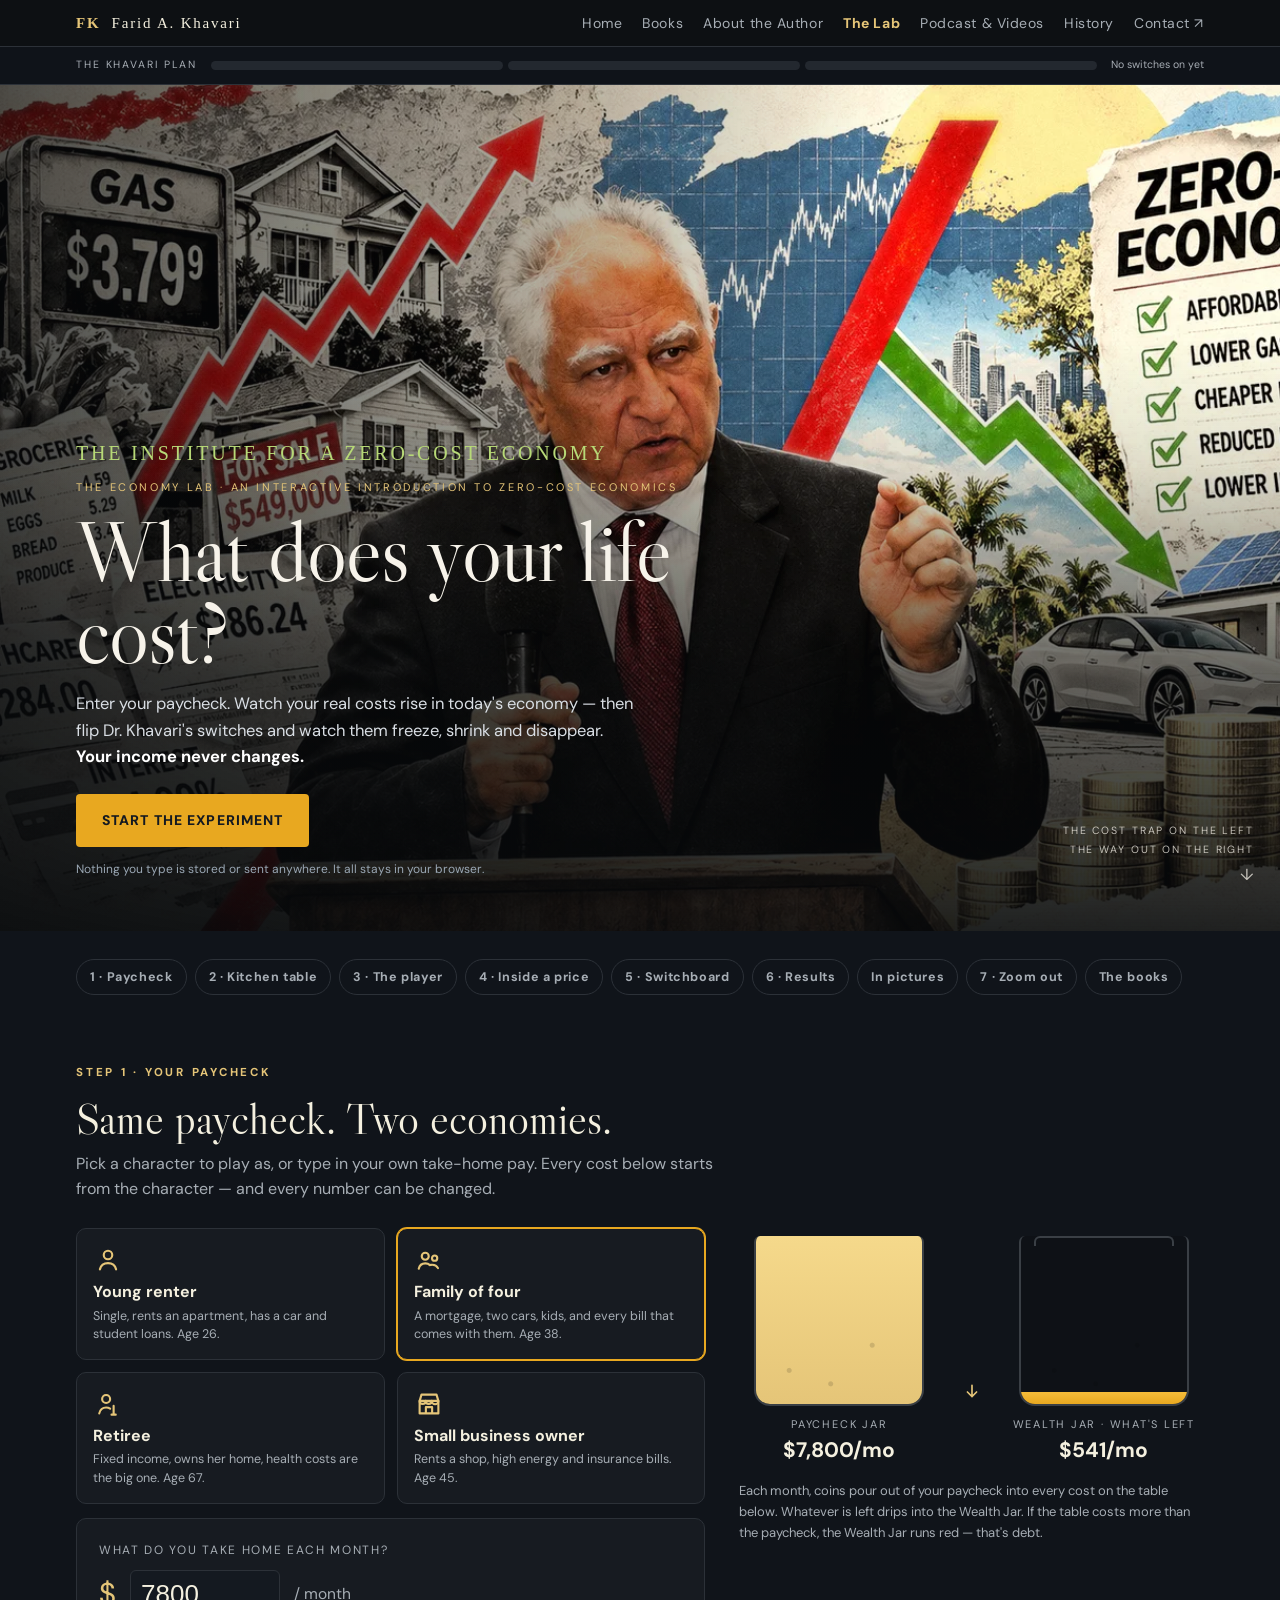
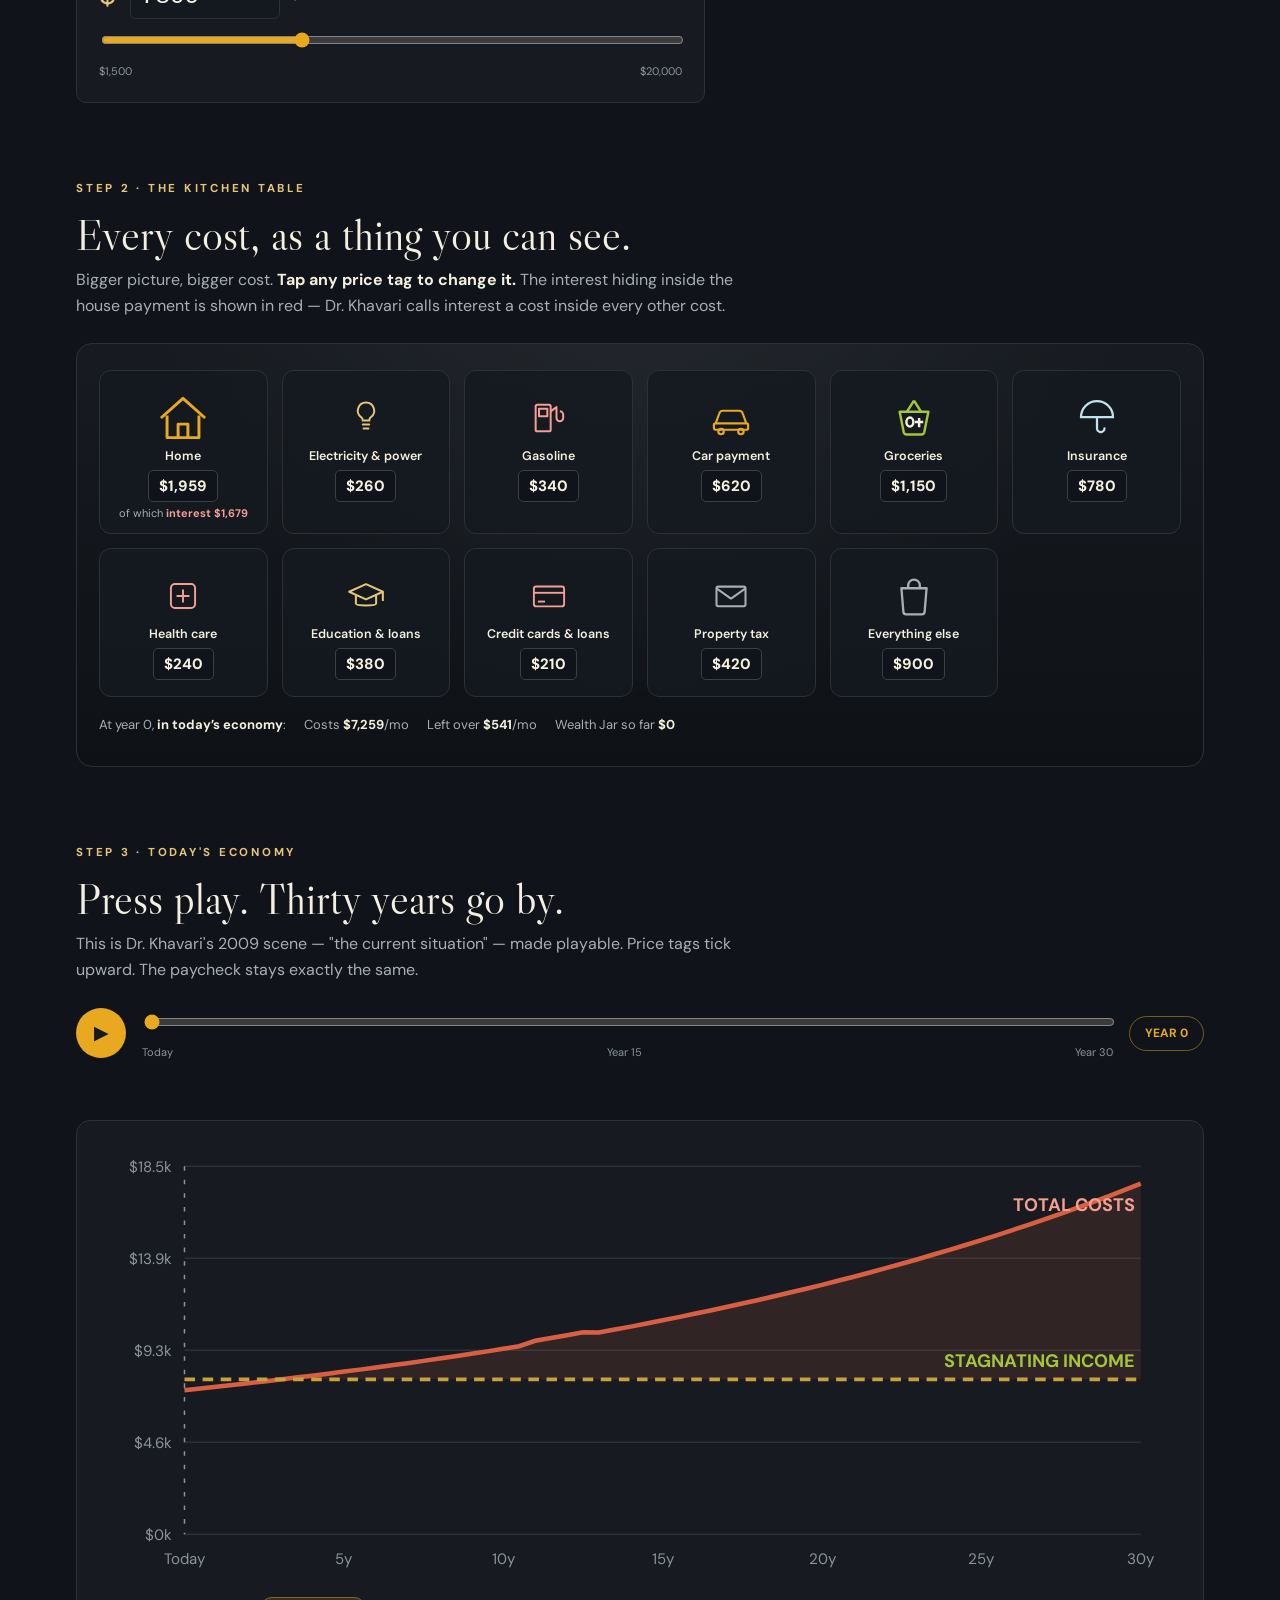
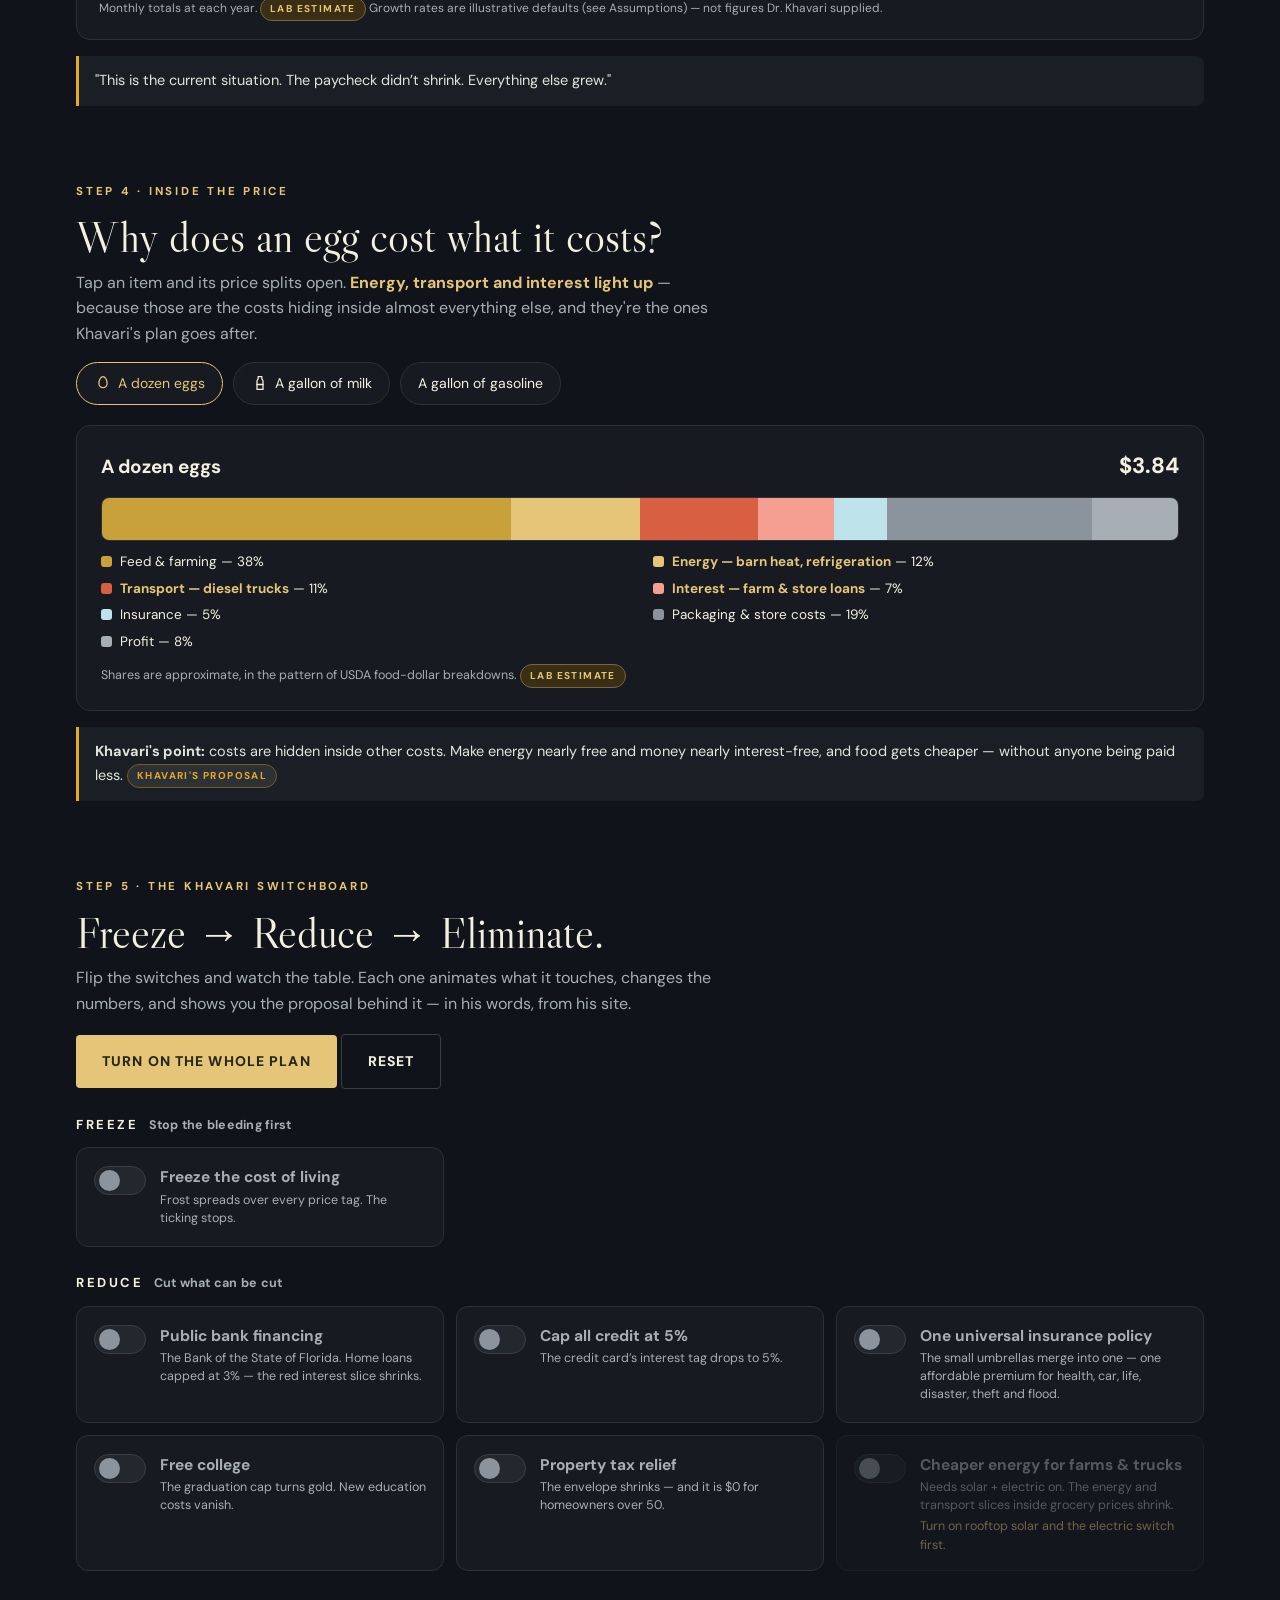
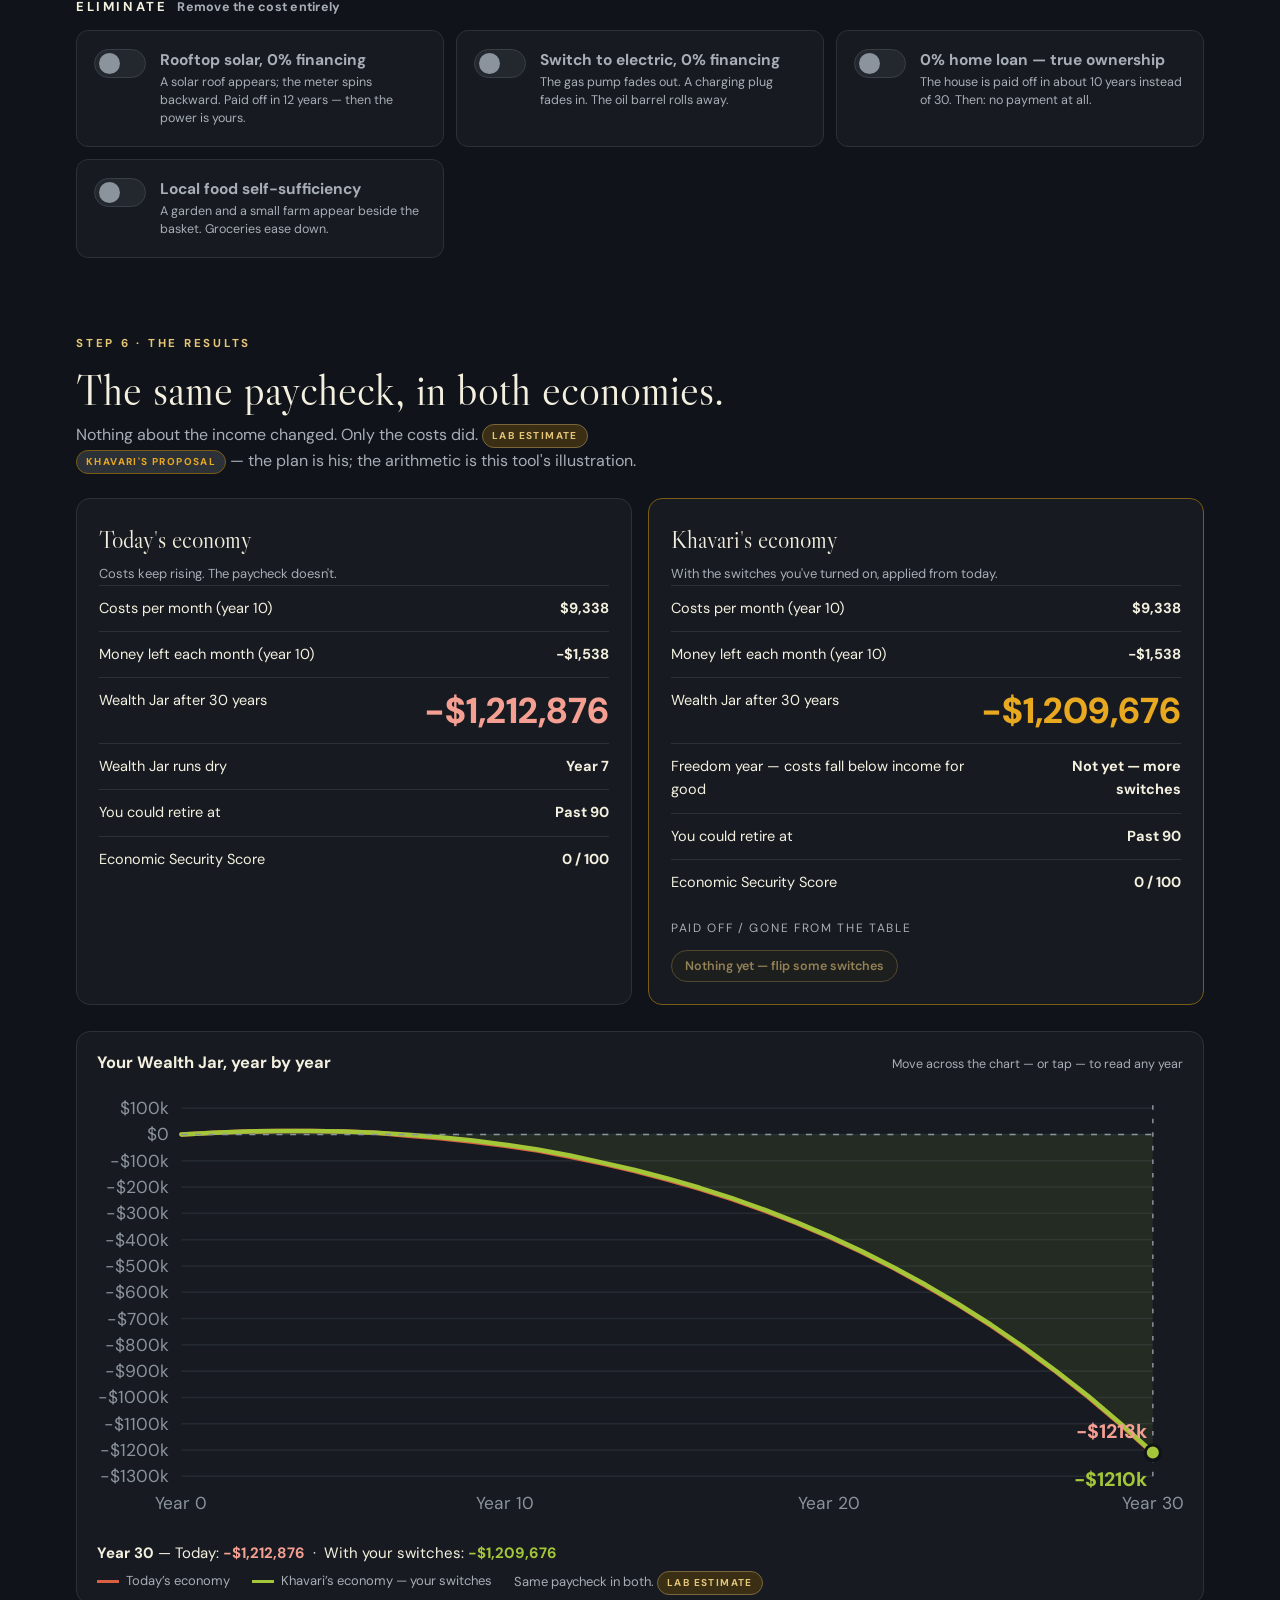
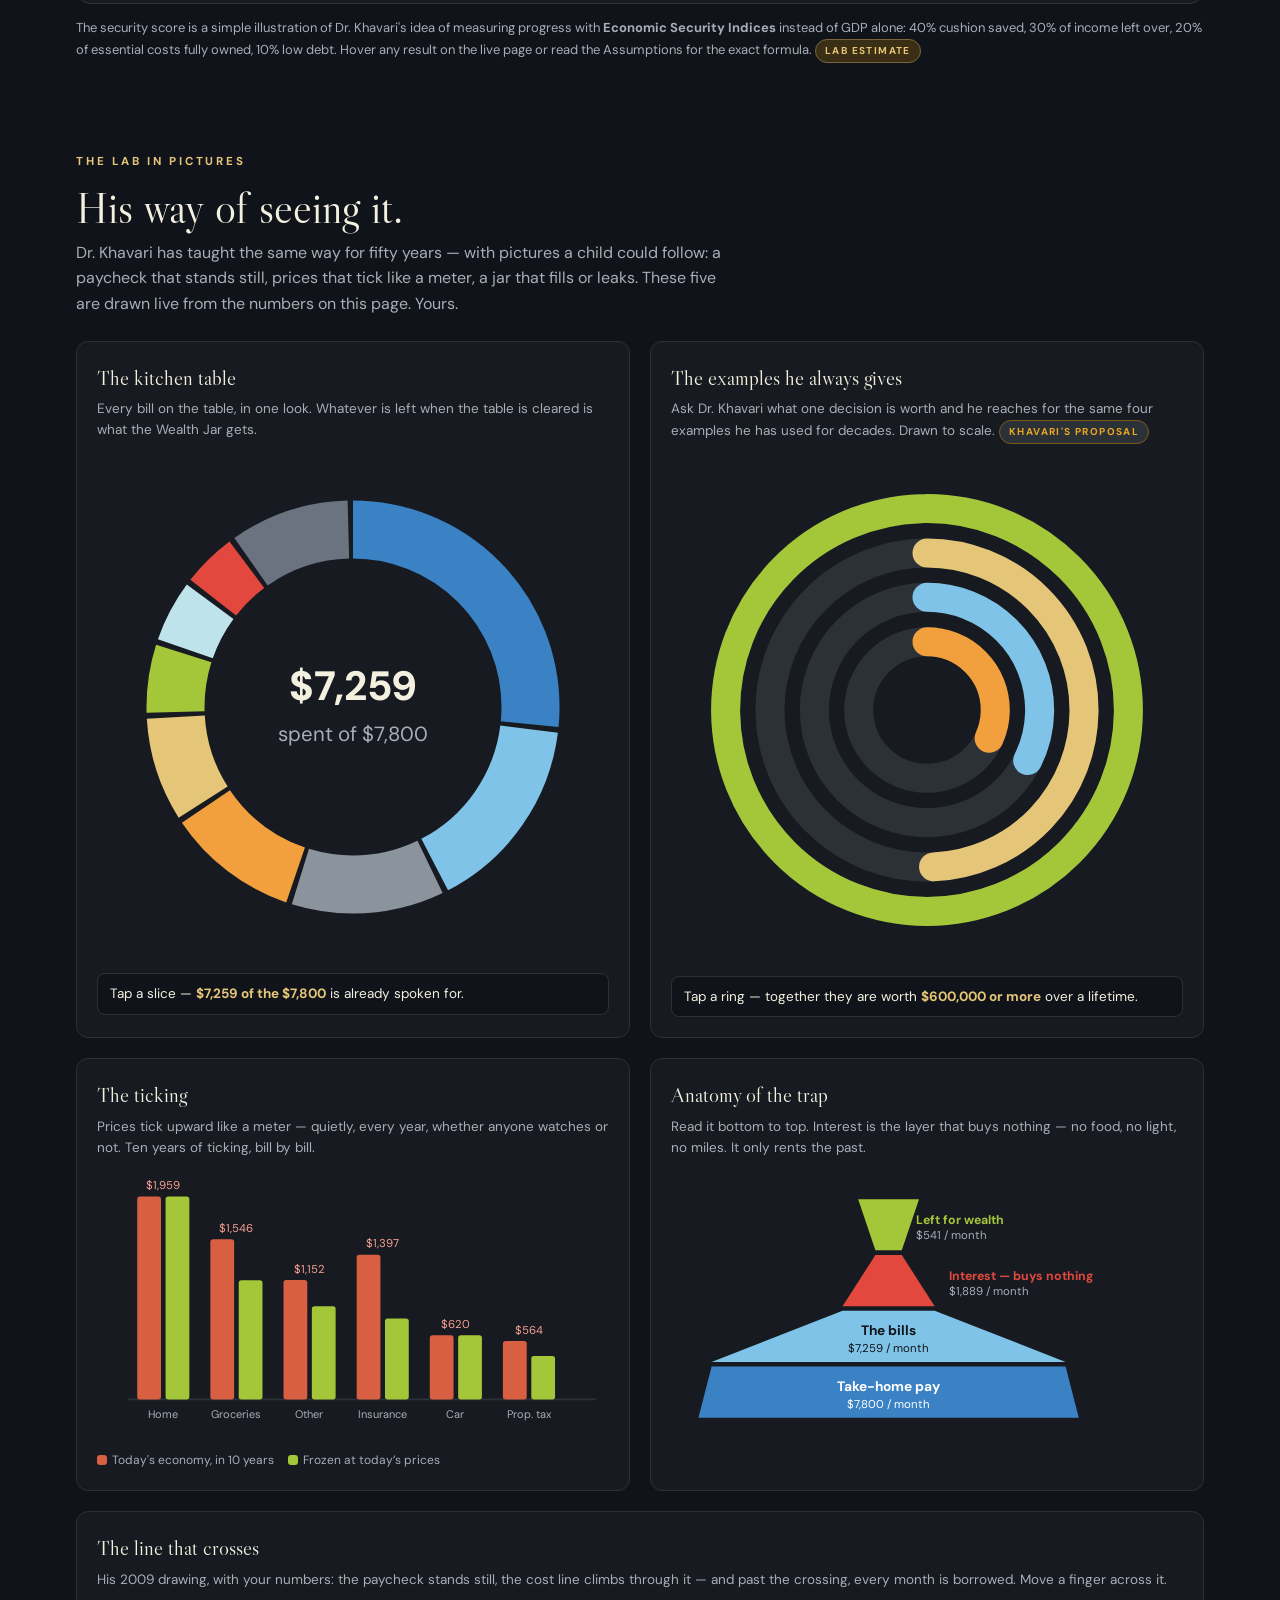
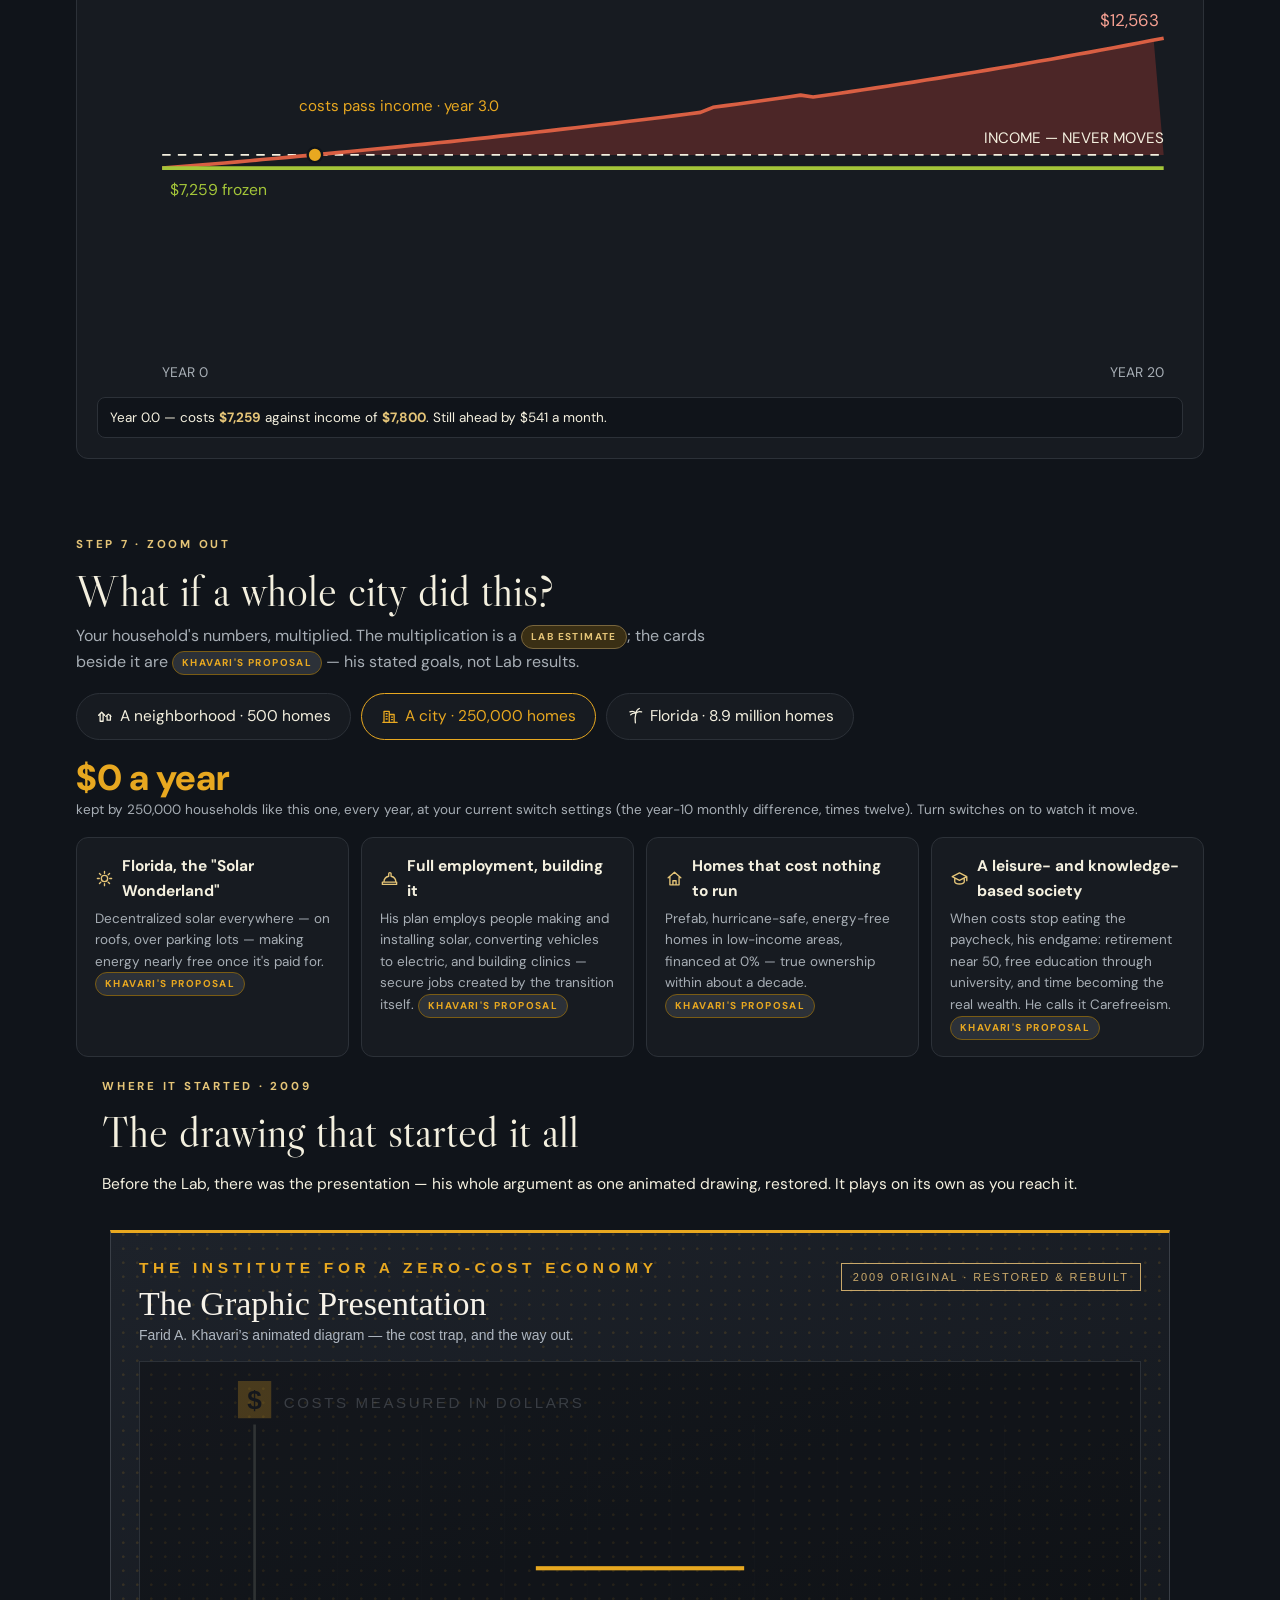
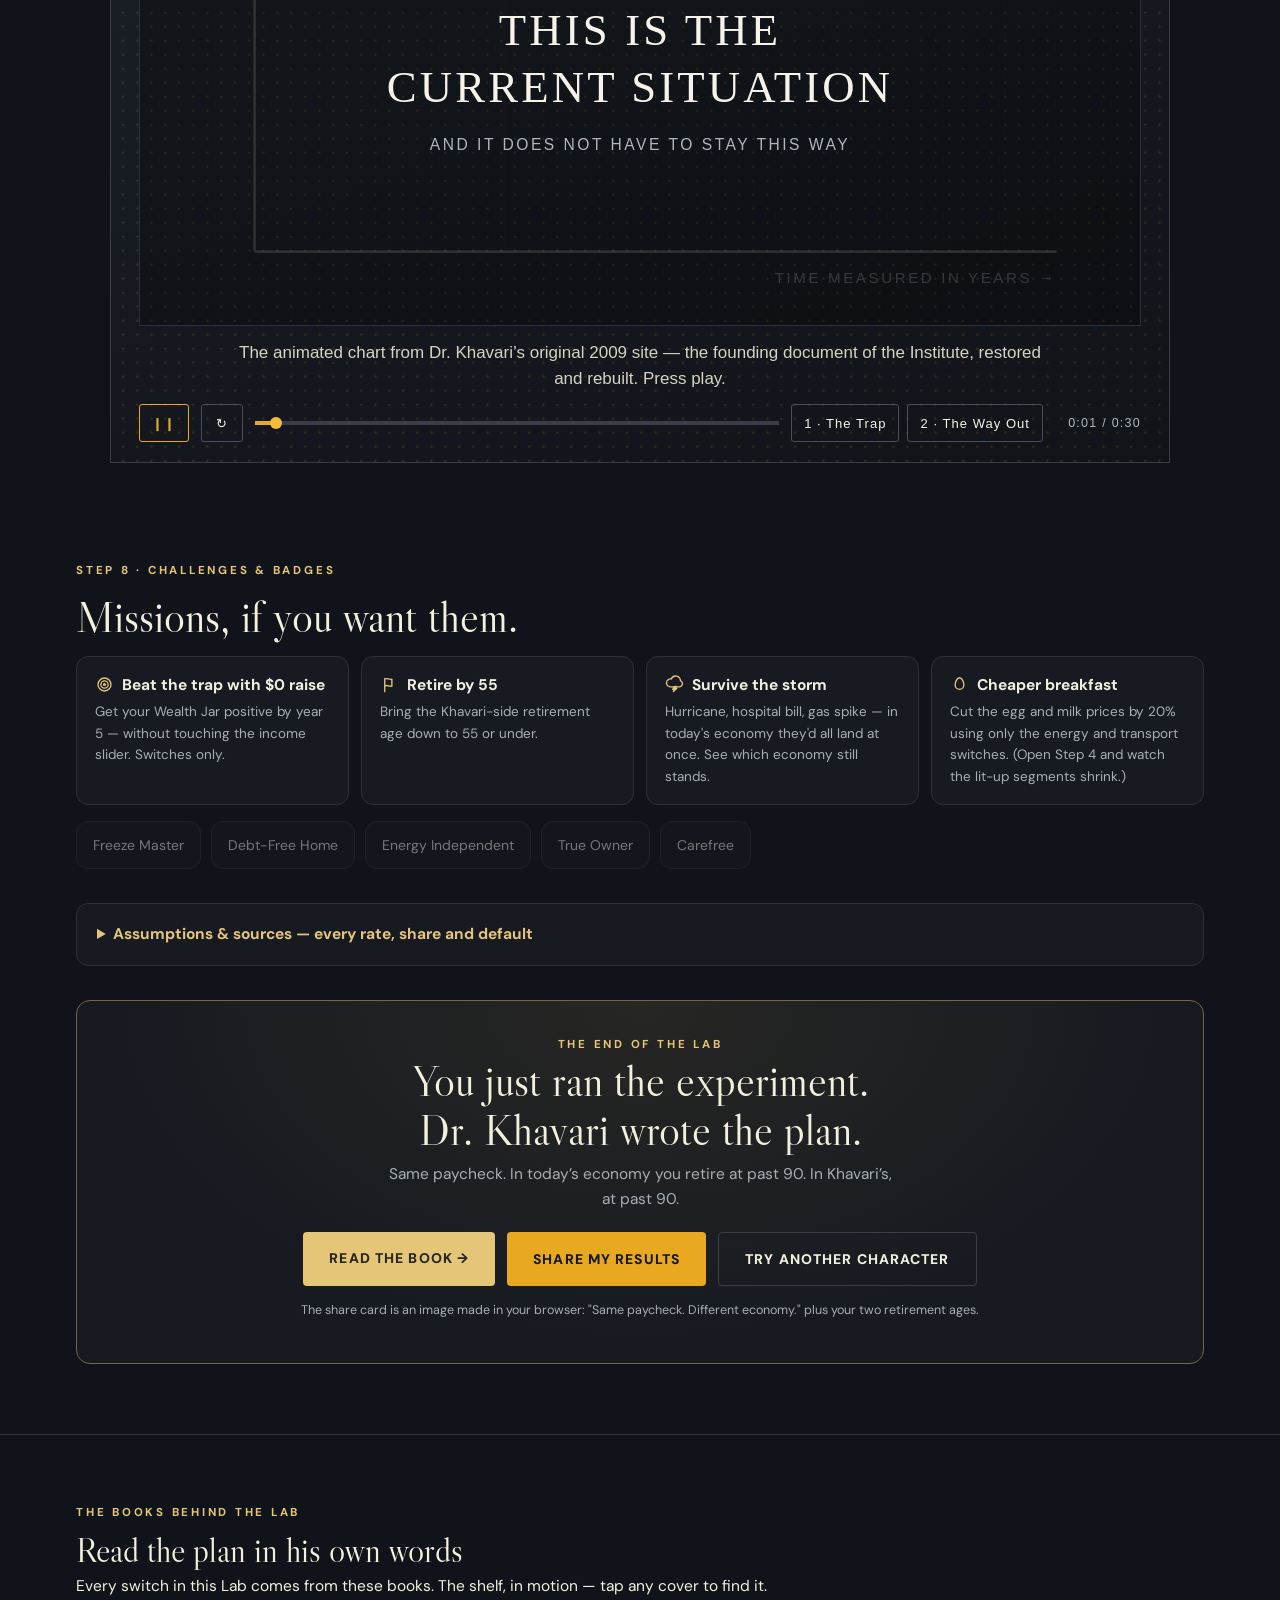
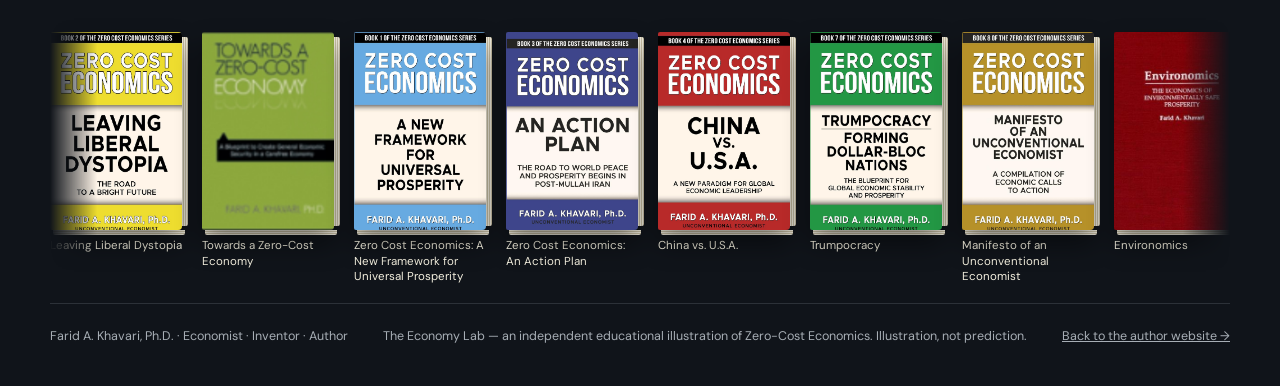
<file: lab.html>
<!doctype html>
<html lang="en">
<head>
<meta charset="utf-8">
<meta name="viewport" content="width=device-width, initial-scale=1">
<title>The Economy Lab — Farid A. Khavari</title>
<meta name="description" content="An interactive introduction to Zero-Cost Economics: enter your paycheck, watch your costs rise in today's economy, then flip Khavari's switches and watch them freeze, shrink and disappear. Your income never changes.">
<link rel="canonical" href="https://faridkhavari.com/lab.html">
<meta property="og:type" content="website">
<meta property="og:site_name" content="Farid A. Khavari">
<meta property="og:title" content="The Economy Lab — Farid A. Khavari">
<meta property="og:description" content="An interactive introduction to Zero-Cost Economics: enter your paycheck, watch your costs rise in today's economy, then flip Khavari's switches and watch them freeze, shrink and disappear. Your income never changes.">
<meta property="og:url" content="https://faridkhavari.com/lab.html">
<meta property="og:image" content="https://faridkhavari.com/assets/share-card.png">
<style>
@import url('https://fonts.googleapis.com/css2?family=DM+Sans:wght@400;500;600;700;800&family=Libre+Caslon+Display&display=swap');
:root{--bg:#10141a;--bg2:#141920;--panel:#171b21;--panel2:#171b21;--line:#2c3138;--cream:#f4f0df;--muted:#a7aeb5;--mint:#e8a820;--red:#f49f91;--redline:#d95f43;--gold:#e5c578;--frost:#bfe3ea;--green:#a4c639;--ink:#0a0d11}
*{box-sizing:border-box}
html{scroll-behavior:smooth}
body{margin:0;background:var(--bg);color:var(--cream);font:15.5px/1.6 'DM Sans',Arial,sans-serif}
a{color:inherit}
button{font:inherit;cursor:pointer}
:focus-visible{outline:3px solid var(--mint);outline-offset:3px}
.wrap{max-width:1180px;margin:0 auto;padding:0 26px}
.k{font-size:11.5px;font-weight:700;letter-spacing:.24em;text-transform:uppercase;color:var(--gold)}
h1,h2{font-family:'Libre Caslon Display',Georgia,serif;font-weight:400}
h2{font-size:clamp(30px,3.6vw,44px);line-height:1.12;margin:10px 0 8px}
.lede{color:var(--muted);max-width:660px;font-size:16px;margin:0}
section{padding:64px 0 8px}
.tagchip{display:inline-block;font-size:10px;font-weight:700;letter-spacing:.14em;text-transform:uppercase;padding:3px 9px;border-radius:20px;vertical-align:middle}
.tag-prop{background:#2c3138;color:var(--mint);border:1px solid #7a5c14}
.tag-lab{background:#3a2f14;color:var(--gold);border:1px solid #79663d}
/* progress */
.progress{position:sticky;top:0;z-index:40;background:#10141af2;border-bottom:1px solid var(--line);padding:10px 0}
.progress .wrap{display:flex;align-items:center;gap:14px}
.progress .plabel{font-size:10.5px;letter-spacing:.18em;text-transform:uppercase;color:var(--muted);white-space:nowrap}
.pbar{flex:1;display:flex;gap:5px}
.pseg{flex:1;height:9px;border-radius:5px;background:#23282f;position:relative;overflow:hidden}
.pseg i{position:absolute;inset:0;transform-origin:left;transform:scaleX(0);transition:transform .8s ease}
.pseg.f i{background:var(--frost)}.pseg.r i{background:var(--mint)}.pseg.e i{background:var(--gold)}
.progress .pstep{font-size:10.5px;color:var(--muted);white-space:nowrap}
/* entrance */
.entrance{padding:74px 0 30px;text-align:center;position:relative;overflow:hidden}
.entrance h1{font-size:clamp(42px,6.4vw,74px);line-height:1.05;margin:14px 0 12px}
.entrance .sub{color:var(--muted);font-size:17px;max-width:600px;margin:0 auto 26px}
.btn{display:inline-block;border:0;border-radius:4px;padding:15px 26px;font-weight:800;font-size:14px;letter-spacing:.08em;text-transform:uppercase;text-decoration:none}
.btn-mint{background:var(--mint);color:#141920}
.btn-gold{background:var(--gold);color:#242719}
.btn-ghost{background:transparent;color:var(--cream);border:1px solid #3a3f45}
.entrance .minirow{display:flex;gap:16px;justify-content:center;color:var(--gold);opacity:.92;margin-bottom:10px}
/* paycheck */
.paygrid{display:grid;grid-template-columns:1.15fr .85fr;gap:34px;align-items:start;margin-top:26px}
.chars{display:grid;grid-template-columns:1fr 1fr;gap:12px}
.char{border:1px solid var(--line);background:var(--panel);border-radius:10px;padding:16px;text-align:left;color:var(--cream)}
.char[aria-pressed="true"]{border-color:var(--mint);background:var(--panel2);box-shadow:0 0 0 1px var(--mint)}
.char .ce{display:block;color:var(--gold);line-height:0}
.char b{display:block;font-size:16px;margin:4px 0 2px}
.char span{font-size:12.5px;color:var(--muted);line-height:1.45;display:block}
.incomebox{border:1px solid var(--line);background:var(--panel);border-radius:10px;padding:22px}
.incomebox label{font-size:12px;letter-spacing:.14em;text-transform:uppercase;color:var(--muted);display:block}
.incrow{display:flex;align-items:center;gap:14px;margin:10px 0 4px}
.incrow .doll{font-size:30px;color:var(--gold)}
#incomeNum{width:150px;background:var(--bg2);border:1px solid var(--line);color:var(--cream);font-size:26px;padding:8px 10px;border-radius:6px;font-variant-numeric:tabular-nums}
input[type=range]{width:100%;accent-color:var(--mint);height:30px;cursor:pointer}
.endpoints{display:flex;justify-content:space-between;color:#8b939c;font-size:11px}
/* jars */
.jars{display:flex;gap:22px;align-items:flex-end;margin-top:8px}
.jarwrap{text-align:center;flex:1}
.jar{position:relative;height:170px;border:2px solid #3a3f45;border-top:0;border-radius:6px 6px 16px 16px;background:#0e1116;overflow:hidden;margin:0 auto;max-width:170px}
.jar::before{content:"";position:absolute;top:0;left:8%;right:8%;height:8px;border:2px solid #3a3f45;border-bottom:0;border-radius:6px 6px 0 0;background:#0e1116}
.jar .fill{position:absolute;left:0;right:0;bottom:0;background:linear-gradient(180deg,#f5d98b,var(--gold));transition:height 1s ease}
.jar.wealth .fill{background:linear-gradient(180deg,#f5bc3a,var(--mint))}
.jar.debt .fill{background:linear-gradient(180deg,#e08a76,var(--redline))}
.jar .coins{position:absolute;inset:0;background-image:radial-gradient(circle at 20% 80%,#0002 2px,transparent 3px),radial-gradient(circle at 70% 65%,#0002 2px,transparent 3px),radial-gradient(circle at 45% 88%,#0002 2px,transparent 3px)}
.jarlab{font-size:11px;letter-spacing:.16em;text-transform:uppercase;color:var(--muted);margin-top:10px}
.jarval{font-size:21px;font-weight:700;font-variant-numeric:tabular-nums}
.pour{font-size:20px;text-align:center;color:var(--gold);animation:bob 1.6s ease-in-out infinite;padding-bottom:56px}
@keyframes bob{50%{transform:translateY(7px)}}
/* kitchen table */
.tableScene{position:relative;border:1px solid var(--line);border-radius:16px;background:radial-gradient(ellipse at 50% -10%,#3a3f4555,transparent 60%),linear-gradient(180deg,#171b21,#0e1116);padding:26px 22px 30px;overflow:hidden;margin-top:24px}
.tableScene .frostlayer{position:absolute;inset:0;pointer-events:none;opacity:0;transition:opacity 1.2s ease;background:radial-gradient(circle at 15% 20%,#bfe3ea33,transparent 40%),radial-gradient(circle at 85% 30%,#bfe3ea2e,transparent 45%),radial-gradient(circle at 50% 90%,#bfe3ea26,transparent 50%)}
.tableScene.frozen .frostlayer{opacity:1}
.tableScene.frozen .costcard .tag{border-color:var(--frost);color:var(--frost)}
.costgrid{display:grid;grid-template-columns:repeat(auto-fill,minmax(158px,1fr));gap:14px;position:relative}
.costcard{border:1px solid var(--line);background:#141920d9;border-radius:12px;padding:14px 12px 12px;text-align:center;position:relative;transition:transform .5s ease,opacity .5s ease}
.costcard .ic{height:56px;display:flex;align-items:flex-end;justify-content:center}
.costcard .ic svg{transition:transform .5s ease}
.costcard .nm{font-size:12.5px;font-weight:600;margin-top:7px;line-height:1.3}
.costcard .tag{display:inline-block;margin-top:6px;background:var(--bg);border:1px solid #3a3f45;border-radius:5px;padding:3px 10px;font-weight:800;font-size:15px;font-variant-numeric:tabular-nums;cursor:pointer;color:var(--cream)}
.costcard .tag:hover{border-color:var(--mint)}
.costcard .sub2{font-size:11px;color:var(--muted);margin-top:4px;line-height:1.4}
.costcard .intpart{color:var(--red);font-weight:700}
.costcard.gone{opacity:.42}
.costcard .ribbon{position:absolute;top:10px;right:-30px;transform:rotate(38deg);background:var(--gold);color:#242719;font-size:9px;font-weight:800;letter-spacing:.1em;padding:3px 34px;text-transform:uppercase}
.costcard .editrow{display:none;margin-top:8px;gap:6px;justify-content:center}
.costcard.editing .editrow{display:flex}
.costcard .editrow input{width:86px;background:var(--bg);border:1px solid var(--mint);color:var(--cream);border-radius:5px;padding:5px 7px;font-size:14px}
.flowline{display:flex;flex-wrap:wrap;gap:8px 18px;margin-top:18px;font-size:13px;color:var(--muted)}
.flowline b{color:var(--cream);font-variant-numeric:tabular-nums}
.flowline .neg{color:var(--red)}
/* timeline */
.timectl{display:flex;gap:16px;align-items:center;margin-top:22px;flex-wrap:wrap}
.playbtn{background:var(--mint);border:0;color:#141920;border-radius:50%;width:50px;height:50px;font-size:19px;flex-shrink:0}
.yearpill{font-size:12px;color:var(--mint);border:1px solid #7a5c14;border-radius:30px;padding:7px 15px;white-space:nowrap;font-weight:700}
.timeline{flex:1;min-width:200px}
.chartbox{border:1px solid var(--line);border-radius:14px;background:var(--panel);padding:18px 20px 8px;margin-top:18px}
.chartbox svg{width:100%;height:auto;display:block}
.narrator{margin-top:16px;background:#1a1f26;border-left:3px solid var(--mint);padding:13px 16px;font-size:14.5px;color:#dce6d8;border-radius:0 8px 8px 0}
.surprise{min-height:30px;margin-top:10px;font-size:14px;color:var(--gold);font-weight:600}
/* breakdown */
.breakcard{border:1px solid var(--line);border-radius:14px;background:var(--panel);padding:22px 24px;margin-top:20px}
.segbar{display:flex;height:44px;border-radius:8px;overflow:hidden;margin:14px 0 6px;border:1px solid var(--line)}
.segbar div{position:relative;min-width:0}
.seglist{display:grid;grid-template-columns:1fr 1fr;gap:5px 26px;font-size:13.5px;margin-top:10px}
.seglist .sw{display:inline-block;width:11px;height:11px;border-radius:3px;margin-right:8px;vertical-align:-1px}
.seglist .hot{color:var(--gold);font-weight:700}
.grocbtns{display:flex;gap:10px;flex-wrap:wrap;margin-top:16px}
.grocbtn{border:1px solid var(--line);background:var(--panel);color:var(--cream);border-radius:30px;padding:9px 17px;font-size:14px}
.grocbtn[aria-pressed="true"]{border-color:var(--gold);color:var(--gold)}
/* switchboard */
.swgroup{margin-top:26px}
.swgroup h3{font-size:13px;letter-spacing:.2em;text-transform:uppercase;margin:0 0 12px;display:flex;align-items:center;gap:10px}
.swrow{display:grid;grid-template-columns:repeat(auto-fill,minmax(300px,1fr));gap:12px}
.swcard{border:1px solid var(--line);background:var(--panel);border-radius:12px;padding:16px 17px;display:flex;gap:14px;align-items:flex-start;text-align:left;color:var(--cream);width:100%}
.swcard .swtrack{flex-shrink:0;width:52px;height:29px;border-radius:20px;background:#23282f;border:1px solid #3a3f45;position:relative;transition:background .3s;margin-top:2px}
.swcard .swtrack::after{content:"";position:absolute;top:3px;left:4px;width:21px;height:21px;border-radius:50%;background:#8b939c;transition:left .3s,background .3s}
.swcard[aria-checked="true"]{border-color:var(--mint)}
.swcard[aria-checked="true"] .swtrack{background:#3a3f45}
.swcard[aria-checked="true"] .swtrack::after{left:25px;background:var(--mint)}
.swcard b{font-size:15.5px;display:block;line-height:1.3}
.swcard span{font-size:12.5px;color:var(--muted);display:block;margin-top:3px;line-height:1.45}
.swcard:disabled{opacity:.45;cursor:not-allowed}
.propcard{margin-top:14px;border:1px dashed #7a5c14;border-radius:10px;padding:14px 17px;font-size:14px;color:#dce6d8;background:#171b21;display:none}
.propcard.show{display:block}
.propcard b{color:var(--mint)}
/* results */
.resgrid{display:grid;grid-template-columns:1fr 1fr;gap:16px;margin-top:24px}
.rescol{border:1px solid var(--line);border-radius:14px;padding:22px;background:var(--panel)}
.rescol.khav{border-color:#7a5c14;background:linear-gradient(180deg,#171b2177,transparent),var(--panel)}
.rescol h3{margin:0 0 4px;font-family:'Libre Caslon Display',Georgia,serif;font-weight:400;font-size:24px}
.resrow{display:flex;justify-content:space-between;gap:10px;border-top:1px solid var(--line);padding:11px 0;font-size:14.5px}
.resrow:first-of-type{border-top:0}
.resrow b{font-variant-numeric:tabular-nums;text-align:right}
.bigstat{font-size:clamp(26px,3vw,36px);font-weight:800;font-variant-numeric:tabular-nums;line-height:1.2}
.gauge{display:flex;align-items:center;gap:16px}
.tray{display:flex;flex-wrap:wrap;gap:9px;margin-top:12px}
.tray span{border:1px solid #79663d;background:#3a2f1455;color:var(--gold);border-radius:20px;padding:5px 13px;font-size:12.5px;font-weight:600}
/* zoom */
.zoomrow{display:flex;gap:10px;flex-wrap:wrap;margin-top:18px}
.grocbtn svg,.zoombtn svg{vertical-align:-4px;margin-right:2px}.zoombtn{border:1px solid var(--line);background:var(--panel);color:var(--cream);border-radius:30px;padding:10px 19px}
.zoombtn[aria-pressed="true"]{border-color:var(--mint);color:var(--mint)}
.goalcards{display:grid;grid-template-columns:repeat(auto-fill,minmax(250px,1fr));gap:12px;margin-top:16px}
.goalcard{border:1px solid var(--line);border-radius:12px;padding:16px 18px;background:var(--panel)}
.goalcard b{display:flex;align-items:center;gap:8px;margin-bottom:4px}.goalcard b svg{flex:none;color:var(--gold)}
.goalcard p{margin:0;font-size:13.5px;color:var(--muted)}
/* badges */
.badgerow{display:flex;flex-wrap:wrap;gap:10px;margin-top:16px}
.badge{border:1px solid var(--line);border-radius:12px;padding:12px 16px;font-size:14px;background:var(--panel);opacity:.45}
.badge.earned{opacity:1;border-color:var(--gold);color:var(--gold);font-weight:700}
.chalrow{display:grid;grid-template-columns:repeat(auto-fill,minmax(240px,1fr));gap:12px;margin-top:14px}
.endcard{border:1px solid #79663d;border-radius:14px;padding:30px;text-align:center;margin:34px 0 70px;background:radial-gradient(ellipse at 50% 0%,#64542d33,transparent 65%),var(--panel)}
.endcard h2{margin-top:0}
details.assump{border:1px solid var(--line);border-radius:12px;padding:6px 20px 14px;margin-top:26px;background:var(--panel)}
details.assump summary{cursor:pointer;color:var(--gold);font-weight:700;padding:12px 0 4px}
details.assump li{font-size:13.5px;color:var(--muted);margin:5px 0}
.foot{border-top:1px solid var(--line);padding:22px 0 40px;color:var(--muted);font-size:12.5px;display:flex;justify-content:space-between;gap:20px;flex-wrap:wrap}
@media(max-width:820px){
 .paygrid{grid-template-columns:1fr}
 .resgrid{grid-template-columns:1fr}
 .seglist{grid-template-columns:1fr}
 .chars{grid-template-columns:1fr 1fr}
 .jar{height:140px}
 section{padding:46px 0 4px}
}
@media(prefers-reduced-motion:reduce){*{animation:none!important;transition:none!important;scroll-behavior:auto!important}}

.labbooks{padding:64px 0 8px;border-top:1px solid var(--line)}
.lbtrack-wrap{overflow:hidden;max-width:1180px;margin:0 auto;padding:6px 0 10px;-webkit-mask-image:linear-gradient(90deg,transparent,#000 4%,#000 96%,transparent);mask-image:linear-gradient(90deg,transparent,#000 4%,#000 96%,transparent)}
.lbtrack{display:flex;gap:20px;width:max-content;animation:labslide 58s linear infinite}
.labbooks:hover .lbtrack{animation-play-state:paused}
@keyframes labslide{to{transform:translateX(-50%)}}
.lbook{width:132px;flex:none;text-decoration:none}
.lbook img{width:132px;height:198px;object-fit:cover;border-radius:3px;box-shadow:0 12px 26px rgba(0,0,0,.45);display:block;transition:transform .25s ease}
.lbook:hover img{transform:translateY(-5px)}
/* ===== REAL-BOOK DEPTH — static dimension, no motion (2026-11-11) ===== */
.lbook .bk{display:block;position:relative;z-index:0;line-height:0;width:132px}
.lbook .bk::before{content:"";position:absolute;top:2.2%;bottom:2.2%;right:-6px;width:6px;background:repeating-linear-gradient(90deg,#f6f1e2 0 1px,#cdc4a9 1px 2px);border-radius:0 2px 2px 0;z-index:-1}
.lbook .bk::after{content:"";position:absolute;left:2%;right:-3px;bottom:-5px;height:5px;background:repeating-linear-gradient(180deg,#f6f1e2 0 1px,#cdc4a9 1px 2px);z-index:-1;border-radius:0 0 2px 2px}
.lbook .bk img{box-shadow:inset 8px 0 14px -5px rgba(0,0,0,.42),inset 2px 0 3px rgba(0,0,0,.35),inset -1px 0 2px rgba(255,255,255,.28),0 14px 26px rgba(0,0,0,.45);border-radius:2px 4px 4px 2px;transition:none}
.lbook:hover img{transform:none}
@media(max-width:640px){.lbook .bk{width:112px}}
.lbook span{display:block;font-size:11.5px;color:var(--mut);margin-top:8px;line-height:1.35}
@media(max-width:640px){.lbtrack{animation:none}.lbtrack-wrap{overflow-x:auto;-webkit-overflow-scrolling:touch;mask-image:none;-webkit-mask-image:none}.lbook{width:112px}.lbook img{width:112px;height:168px}#lab-film iframe{height:430px!important}}
@media(prefers-reduced-motion:reduce){.lbtrack{animation:none}.lbtrack-wrap{overflow-x:auto}}

/* ===== site nav (added 2026-11-11: a way home from the Lab) ===== */
.sitenav{background:#0d1013;border-bottom:1px solid var(--line);font-size:14px}
.sitenav .wrap{display:flex;align-items:center;gap:22px;padding-top:11px;padding-bottom:11px}
.sitenav .brand{color:var(--cream);text-decoration:none;font-family:Georgia,serif;letter-spacing:.12em;font-size:15px;white-space:nowrap}
.sitenav .brand b{color:var(--gold);font-weight:700}
.sitenav .links{display:flex;gap:20px;margin-left:auto;overflow-x:auto;scrollbar-width:none;-webkit-overflow-scrolling:touch}
.sitenav .links::-webkit-scrollbar{display:none}
.sitenav .links a{color:var(--muted);text-decoration:none;white-space:nowrap;letter-spacing:.04em}
.sitenav .links a:hover{color:var(--cream)}
.sitenav .links a.here{color:var(--gold);font-weight:700}

/* ===== THE LAB IN PICTURES (2026-11-11) ===== */
.vizgrid{display:grid;grid-template-columns:1fr 1fr;gap:20px;margin-top:24px}
@media(max-width:820px){.vizgrid{grid-template-columns:1fr}}
.vizpanel{background:var(--panel);border:1px solid var(--line);border-radius:12px;padding:20px}
.vizpanel.wide{grid-column:1/-1}
.vizpanel h3{font-family:'Libre Caslon Display',Georgia,serif;font-weight:400;font-size:21px;margin:0 0 4px}
.viztake{color:var(--muted);font-size:13.5px;line-height:1.55;margin:0 0 10px}
.vizout{margin-top:10px;font-size:13.5px;background:var(--bg);border:1px solid var(--line);border-radius:8px;padding:9px 12px;min-height:40px}
.vizout b{color:var(--gold)}
.vizleg{display:flex;gap:14px;flex-wrap:wrap;font-size:12px;color:var(--muted);margin-top:8px}
.vizleg i{display:inline-block;width:10px;height:10px;border-radius:3px;margin-right:5px;vertical-align:-1px}

/* ===== LAB HERO + INDEX (2026-11-11) ===== */
.labhero{margin:32px 0 4px}
.labhero img{width:100%;height:auto;display:block;border-radius:10px;box-shadow:0 24px 60px rgba(0,0,0,.45)}
.labhero figcaption{color:var(--muted);font-size:13.5px;margin-top:12px;text-align:center}
.labindex{display:flex;flex-wrap:wrap;gap:8px;margin:28px 0 0}
.labindex a{font-size:12.5px;font-weight:700;letter-spacing:.05em;color:var(--muted);border:1px solid var(--line);border-radius:20px;padding:7px 13px;text-decoration:none}
.labindex a:hover{color:var(--cream);border-color:var(--gold)}

/* ---- integrated hero (mock 2026-11-13) ---- */
.hero2{position:relative;overflow:hidden;background:#0b0e11}
.hero2-media{position:absolute;inset:0;will-change:transform}
.hero2-media img{width:100%;height:100%;object-fit:cover;object-position:center 32%;display:block;transform:scale(1.12)}
.hero2-scrim{position:absolute;inset:0;background:linear-gradient(0deg,rgba(7,9,11,.90) 0%,rgba(7,9,11,.62) 30%,rgba(7,9,11,.12) 55%,rgba(7,9,11,0) 70%),linear-gradient(90deg,rgba(7,9,11,.72) 0%,rgba(7,9,11,.28) 46%,rgba(7,9,11,0) 68%);pointer-events:none}
.hero2-inner{position:relative;min-height:min(94vh,880px);display:flex;flex-direction:column;justify-content:flex-end;max-width:1180px;margin:0 auto;padding:44px 26px 40px}
.hero2-block{max-width:640px;will-change:transform,opacity}
.hero2-word{text-shadow:0 1px 14px rgba(7,9,11,.45);font-family:Georgia,serif;font-size:clamp(15px,1.8vw,20px);letter-spacing:.14em;text-transform:uppercase;color:#b7d977;margin:0 0 10px}
.hero2-kick{font-size:11px;letter-spacing:.24em;text-transform:uppercase;color:#e5c578;margin:0 0 14px}
.hero2-kick .mbr{display:none}
.hero2 h1{font-size:clamp(46px,6.8vw,84px);line-height:.98;margin:0 0 16px;color:#f7f3ea;letter-spacing:-.01em}
.hero2 .sub{color:#d9dee4;font-size:16.5px;max-width:560px;margin:0 0 24px}
.hero2 .sub b{color:#fff}
.hero2-note{color:#9aa7b4;font-size:12px;margin-top:13px}
.hero2-cue{position:absolute;right:26px;bottom:40px;text-align:right;font-size:10.5px;letter-spacing:.18em;text-transform:uppercase;color:rgba(247,243,234,.75);line-height:1.9}
.hero2-cue .arr{display:block;font-size:16px;letter-spacing:0;animation:hero2bob 2.2s ease-in-out infinite}
@keyframes hero2bob{0%,100%{transform:translateY(0)}50%{transform:translateY(5px)}}
@media(max-width:640px){
  .hero2-media img{object-position:center 12%}
  .hero2-scrim{background:linear-gradient(0deg,rgba(7,9,11,.94) 0%,rgba(7,9,11,.72) 34%,rgba(7,9,11,.16) 58%,rgba(7,9,11,0) 74%),linear-gradient(90deg,rgba(7,9,11,.45) 0%,rgba(7,9,11,0) 70%)}
  .hero2-inner{min-height:100svh;padding:24px 22px 34px;justify-content:flex-start}
  .hero2-block{display:flex;flex-direction:column;flex:1}
  .hero2-word{font-size:clamp(11px,3.3vw,13.5px);letter-spacing:.06em;white-space:nowrap;margin-bottom:8px;color:#1e4d36;text-shadow:none}
  .hero2-kick{font-size:10px;letter-spacing:.16em;line-height:1.75;margin-bottom:auto;color:#7a5f16;text-shadow:none}
  .hero2-kick .mbr{display:block}
  .hero2 h1{font-size:clamp(34px,10.2vw,46px);line-height:1.02;margin-bottom:12px}
  .hero2 .sub{font-size:14.5px;line-height:1.55;margin-bottom:20px}
  .hero2-cue{display:none}
}
}
}
</style>
</head>
<body>
<nav class="sitenav" aria-label="Site navigation"><div class="wrap">
  <a class="brand" href="index.html"><b>FK</b>&nbsp; Farid A. Khavari</a>
  <div class="links">
    <a href="index.html">Home</a>
    <a href="index.html#books">Books</a>
    <a href="index.html#about">About the Author</a>
    <a href="lab.html" class="here" aria-current="page">The Lab</a>
    <a href="index.html#videos">Podcast &amp; Videos</a>
    <a href="index.html#history">History</a>
    <a href="https://www.zerocosteconomy.com/contact.html">Contact &#8599;</a>
  </div>
</div></nav>

<div class="progress" aria-hidden="true"><div class="wrap">
  <span class="plabel">The Khavari Plan</span>
  <div class="pbar"><div class="pseg f"><i id="psegF"></i></div><div class="pseg r"><i id="psegR"></i></div><div class="pseg e"><i id="psegE"></i></div></div>
  <span class="pstep" id="pstep">No switches on yet</span>
</div></div>

<header class="hero2">
  <div class="hero2-media" id="heroMedia"><picture>
      <source media="(max-width:640px)" srcset="assets/lab-hero-portrait.webp">
      <img src="assets/lab-hero.webp" width="1600" height="900" alt="Editorial collage of Dr. Farid A. Khavari at a podium: on the left, the cost trap — gas at $3.79, grocery and healthcare bills, electricity, interest at 24.99% and a rising red arrow; on the right, the zero-cost economy — affordable housing, lower gasoline costs, cheaper electricity, reduced healthcare costs, lower interest rates, a solar home and an electric car">
    </picture></div>
  <div class="hero2-scrim"></div>
  <div class="hero2-inner"><div class="hero2-block" id="heroBlock">
    <p class="hero2-word">The Institute for a Zero-Cost Economy</p>
    <p class="hero2-kick">The Economy Lab ·<br class="mbr"> An interactive introduction to Zero-Cost Economics</p>
    <h1>What does your life cost?</h1>
    <p class="sub">Enter your paycheck. Watch your real costs rise in today's economy — then flip Dr. Khavari's switches and watch them freeze, shrink and disappear. <b>Your income never changes.</b></p>
    <a class="btn btn-mint" href="#paycheck">Start the experiment</a>
    <p class="hero2-note">Nothing you type is stored or sent anywhere. It all stays in your browser.</p>
  </div></div>
  <div class="hero2-cue">The cost trap on the left<br>The way out on the right<span class="arr">↓</span></div>
</header>

<main class="wrap">
<nav class="labindex" aria-label="On this page">
  <a href="#paycheck">1 · Paycheck</a><a href="#table">2 · Kitchen table</a><a href="#today">3 · The player</a><a href="#chain">4 · Inside a price</a><a href="#switchboard">5 · Switchboard</a><a href="#results">6 · Results</a><a href="#pictures">In pictures</a><a href="#zoom">7 · Zoom out</a><a href="#labbooks">The books</a>
</nav>

<section id="paycheck" aria-labelledby="s1h">
  <span class="k">Step 1 · Your paycheck</span>
  <h2 id="s1h">Same paycheck. Two economies.</h2>
  <p class="lede">Pick a character to play as, or type in your own take-home pay. Every cost below starts from the character — and every number can be changed.</p>
  <div class="paygrid">
    <div>
      <div class="chars" role="group" aria-label="Choose a character">
        <button class="char" data-char="renter" aria-pressed="false"><span class="ce" aria-hidden="true"><svg width="30" height="30" viewBox="0 0 24 24" fill="none" stroke="currentColor" stroke-width="1.7" stroke-linecap="round" stroke-linejoin="round" aria-hidden="true"><circle cx="12" cy="8" r="3.4"/><path d="M5.5 19.5c.8-3.2 3.4-5 6.5-5s5.7 1.8 6.5 5"/></svg></span><b>Young renter</b><span>Single, rents an apartment, has a car and student loans. Age 26.</span></button>
        <button class="char" data-char="family" aria-pressed="true"><span class="ce" aria-hidden="true"><svg width="30" height="30" viewBox="0 0 24 24" fill="none" stroke="currentColor" stroke-width="1.7" stroke-linecap="round" stroke-linejoin="round" aria-hidden="true"><circle cx="9" cy="9" r="2.8"/><circle cx="16.5" cy="10.5" r="2.1"/><path d="M3.8 19c.6-2.8 2.6-4.3 5.2-4.3 1.5 0 2.8.5 3.8 1.4M13.5 15.9c2.3-.3 4.6.5 5.7 2.6"/></svg></span><b>Family of four</b><span>A mortgage, two cars, kids, and every bill that comes with them. Age 38.</span></button>
        <button class="char" data-char="retiree" aria-pressed="false"><span class="ce" aria-hidden="true"><svg width="30" height="30" viewBox="0 0 24 24" fill="none" stroke="currentColor" stroke-width="1.7" stroke-linecap="round" stroke-linejoin="round" aria-hidden="true"><circle cx="10.5" cy="8" r="3.2"/><path d="M5 19.5c.7-3 2.7-4.7 5.5-4.7 1.2 0 2.3.3 3.2.9M16.5 13.5v7M14.8 20.5h3.4"/></svg></span><b>Retiree</b><span>Fixed income, owns her home, health costs are the big one. Age 67.</span></button>
        <button class="char" data-char="biz" aria-pressed="false"><span class="ce" aria-hidden="true"><svg width="30" height="30" viewBox="0 0 24 24" fill="none" stroke="currentColor" stroke-width="1.7" stroke-linecap="round" stroke-linejoin="round" aria-hidden="true"><path d="M4.5 9.5 6 4.5h12L19.5 9.5M4.5 9.5h15M4.5 9.5v10h15v-10M9.5 19.5v-5h5v5"/><path d="M4.5 9.5a2.4 2.4 0 0 0 4.8 0 2.4 2.4 0 0 0 4.9 0 2.4 2.4 0 0 0 5.3 0"/></svg></span><b>Small business owner</b><span>Rents a shop, high energy and insurance bills. Age 45.</span></button>
      </div>
      <div class="incomebox" style="margin-top:14px">
        <label for="incomeNum">What do you take home each month?</label>
        <div class="incrow"><span class="doll">$</span><input id="incomeNum" type="number" min="1500" max="20000" step="50" value="7800" inputmode="numeric"><span style="color:var(--muted)">/ month</span></div>
        <input id="incomeRange" type="range" min="1500" max="20000" step="50" value="7800" aria-label="Monthly take-home pay, slider">
        <div class="endpoints"><span>$1,500</span><span>$20,000</span></div>
      </div>
    </div>
    <div aria-label="The jars">
      <div class="jars">
        <div class="jarwrap"><div class="jar" id="payJar"><div class="fill" id="payFill" style="height:100%"></div><div class="coins"></div></div><div class="jarlab">Paycheck Jar</div><div class="jarval" id="payVal">$7,800</div></div>
        <div class="pour" aria-hidden="true"><svg width="20" height="20" viewBox="0 0 24 24" fill="none" stroke="currentColor" stroke-width="2" stroke-linecap="round"><path d="M12 4v13M6.5 12 12 17.5 17.5 12"/></svg></div>
        <div class="jarwrap"><div class="jar wealth" id="wealthJar"><div class="fill" id="wealthFill" style="height:20%"></div><div class="coins"></div></div><div class="jarlab">Wealth Jar · what's left</div><div class="jarval" id="wealthVal">$0</div></div>
      </div>
      <p style="color:var(--muted);font-size:13px;margin-top:14px">Each month, coins pour out of your paycheck into every cost on the table below. Whatever is left drips into the Wealth Jar. If the table costs more than the paycheck, the Wealth Jar runs red — that's debt.</p>
    </div>
  </div>
</section>

<section id="table" aria-labelledby="s2h">
  <span class="k">Step 2 · The kitchen table</span>
  <h2 id="s2h">Every cost, as a thing you can see.</h2>
  <p class="lede">Bigger picture, bigger cost. <b style="color:var(--cream)">Tap any price tag to change it.</b> The interest hiding inside the house payment is shown in red — Dr. Khavari calls interest a cost inside every other cost.</p>
  <div class="tableScene" id="tableScene">
    <div class="frostlayer" aria-hidden="true"></div>
    <div class="costgrid" id="costGrid"></div>
    <div class="flowline" id="flowLine" aria-live="polite"></div>
  </div>
</section>

<section id="today" aria-labelledby="s3h">
  <span class="k">Step 3 · Today's economy</span>
  <h2 id="s3h">Press play. Thirty years go by.</h2>
  <p class="lede">This is Dr. Khavari's 2009 scene — "the current situation" — made playable. Price tags tick upward. The paycheck stays exactly the same.</p>
  <div class="timectl">
    <button class="playbtn" id="playBtn" aria-label="Play the thirty years">▶</button>
    <div class="timeline"><input id="yearRange" type="range" min="0" max="30" step="0.1" value="0" aria-label="Year, 0 to 30"><div class="endpoints"><span>Today</span><span>Year 15</span><span>Year 30</span></div></div>
    <span class="yearpill" id="yearPill">YEAR 0</span>
  </div>
  <div class="surprise" id="surprise" aria-live="polite"></div>
  <div class="chartbox">
    <svg id="chart" viewBox="0 0 720 300" role="img" aria-labelledby="chartTitle chartDesc">
      <title id="chartTitle">Income stays flat while total costs climb, in today's economy</title>
      <desc id="chartDesc"></desc>
      <g id="chartGrid"></g><path id="wedgeFill" fill="#d95f43" opacity="0.13"></path>
      <path id="costLine" fill="none" stroke="#d95f43" stroke-width="3"></path>
      <path id="khavLine" fill="none" stroke="#a4c639" stroke-width="3" style="display:none"></path>
      <path id="incLine" fill="none" stroke="#c9a13b" stroke-width="2.5" stroke-dasharray="7 5"></path>
      <line id="cursor" stroke="#8b939c" stroke-width="1" stroke-dasharray="3 6" y1="18" y2="262"></line>
      <g id="chartTicks"></g>
      <text id="labInc" fill="#a4c639" font-size="12" font-weight="700">STAGNATING INCOME</text>
      <text id="labCost" fill="#f49f91" font-size="12" font-weight="700">TOTAL COSTS</text>
      <text id="labKhav" fill="#a4c639" font-size="12" font-weight="700" style="display:none">KHAVARI'S ECONOMY — TOTAL COSTS</text>
    </svg>
    <p style="color:var(--muted);font-size:12px;margin:6px 2px 10px">Monthly totals at each year. <span class="tagchip tag-lab">Lab estimate</span> Growth rates are illustrative defaults (see Assumptions) — not figures Dr. Khavari supplied.</p>
  </div>
  <div class="narrator" id="narrator">"This is the current situation. The paycheck didn't shrink. Everything else grew."</div>
</section>

<section id="chain" aria-labelledby="s4h">
  <span class="k">Step 4 · Inside the price</span>
  <h2 id="s4h">Why does an egg cost what it costs?</h2>
  <p class="lede">Tap an item and its price splits open. <b style="color:var(--gold)">Energy, transport and interest light up</b> — because those are the costs hiding inside almost everything else, and they're the ones Khavari's plan goes after.</p>
  <div class="grocbtns" role="group" aria-label="Choose an item to open up">
    <button class="grocbtn" data-item="eggs" aria-pressed="true"><svg width="18" height="18" viewBox="0 0 24 24" fill="none" stroke="currentColor" stroke-width="1.7" stroke-linecap="round" stroke-linejoin="round" aria-hidden="true"><path d="M12 3.5c2.9 0 5.5 4.6 5.5 9.2a5.5 5.5 0 1 1-11 0C6.5 8.1 9.1 3.5 12 3.5Z"/></svg> A dozen eggs</button>
    <button class="grocbtn" data-item="milk" aria-pressed="false"><svg width="18" height="18" viewBox="0 0 24 24" fill="none" stroke="currentColor" stroke-width="1.7" stroke-linecap="round" stroke-linejoin="round" aria-hidden="true"><path d="M9.5 3.5h5v3l1.5 2.5v11.5h-8V9L9.5 6.5v-3Z"/><path d="M8 14h8"/></svg> A gallon of milk</button>
    <button class="grocbtn" data-item="gas" aria-pressed="false"> A gallon of gasoline</button>
  </div>
  <div class="breakcard" id="breakCard" aria-live="polite"></div>
  <div class="narrator"><b>Khavari's point:</b> costs are hidden inside other costs. Make energy nearly free and money nearly interest-free, and food gets cheaper — without anyone being paid less. <span class="tagchip tag-prop">Khavari's proposal</span></div>
</section>

<section id="switchboard" aria-labelledby="s5h">
  <span class="k">Step 5 · The Khavari Switchboard</span>
  <h2 id="s5h">Freeze → Reduce → Eliminate.</h2>
  <p class="lede">Flip the switches and watch the table. Each one animates what it touches, changes the numbers, and shows you the proposal behind it — in his words, from his site.</p>
  <div style="margin-top:18px"><button class="btn btn-gold" id="allOnBtn">Turn on the whole plan</button> <button class="btn btn-ghost" id="allOffBtn">Reset</button></div>
  <div id="swGroups"></div>
  <div class="propcard" id="propCard" aria-live="polite"></div>
</section>

<section id="results" aria-labelledby="s6h">
  <span class="k">Step 6 · The results</span>
  <h2 id="s6h">The same paycheck, in both economies.</h2>
  <p class="lede">Nothing about the income changed. Only the costs did. <span class="tagchip tag-lab">Lab estimate</span> <span class="tagchip tag-prop">Khavari's proposal</span> — the plan is his; the arithmetic is this tool's illustration.</p>
  <div class="resgrid">
    <div class="rescol" aria-label="Today's economy results">
      <h3>Today's economy</h3>
      <div style="color:var(--muted);font-size:13px">Costs keep rising. The paycheck doesn't.</div>
      <div class="resrow"><span>Costs per month (year 10)</span><b id="rTodayCost10">—</b></div>
      <div class="resrow"><span>Money left each month (year 10)</span><b id="rTodayLeft10">—</b></div>
      <div class="resrow"><span>Wealth Jar after 30 years</span><b class="bigstat" id="rTodayWealth" style="color:var(--red)">—</b></div>
      <div class="resrow"><span>Wealth Jar runs dry</span><b id="rTodayDry">—</b></div>
      <div class="resrow"><span>You could retire at</span><b id="rTodayRetire">—</b></div>
      <div class="resrow"><span>Economic Security Score</span><b id="rTodayScore">—</b></div>
    </div>
    <div class="rescol khav" aria-label="Khavari's economy results">
      <h3>Khavari's economy</h3>
      <div style="color:var(--muted);font-size:13px">With the switches you've turned on, applied from today.</div>
      <div class="resrow"><span>Costs per month (year 10)</span><b id="rKhavCost10">—</b></div>
      <div class="resrow"><span>Money left each month (year 10)</span><b id="rKhavLeft10">—</b></div>
      <div class="resrow"><span>Wealth Jar after 30 years</span><b class="bigstat" id="rKhavWealth" style="color:var(--mint)">—</b></div>
      <div class="resrow"><span>Freedom year — costs fall below income for good</span><b id="rKhavFreedom">—</b></div>
      <div class="resrow"><span>You could retire at</span><b id="rKhavRetire">—</b></div>
      <div class="resrow"><span>Economic Security Score</span><b id="rKhavScore">—</b></div>
      <div style="margin-top:14px"><div style="font-size:12px;letter-spacing:.14em;text-transform:uppercase;color:var(--muted)">Paid off / gone from the table</div><div class="tray" id="goneTray"><span style="opacity:.6">Nothing yet — flip some switches</span></div></div>
    </div>
  </div>

  <div class="chartbox" id="wealthBox" style="margin-top:26px">
    <div style="display:flex;justify-content:space-between;align-items:baseline;flex-wrap:wrap;gap:6px;margin-bottom:4px">
      <b style="font-size:16.5px;color:var(--cream)">Your Wealth Jar, year by year</b>
      <span style="font-size:12.5px;color:var(--muted)">Move across the chart &mdash; or tap &mdash; to read any year</span>
    </div>
    <svg id="wealthChart" viewBox="0 0 720 300" role="img" aria-label="Wealth over thirty years, today's economy versus Khavari's economy with your switches" style="width:100%;height:auto;display:block">
      <g id="wGrid"></g>
      <path id="wArea" fill="#a4c639" opacity="0.09"></path>
      <path id="wToday" fill="none" stroke="#d95f43" stroke-width="3" stroke-linejoin="round" stroke-linecap="round"></path>
      <path id="wPlan" fill="none" stroke="#a4c639" stroke-width="3" stroke-linejoin="round" stroke-linecap="round"></path>
      <line id="wZero" stroke="#8b939c" stroke-width="1" stroke-dasharray="4 5" x1="56" x2="700"></line>
      <line id="wCursor" stroke="#8b939c" stroke-width="1" stroke-dasharray="3 6" y1="16" y2="264" style="display:none"></line>
      <circle id="wDotT" r="5" fill="#d95f43" stroke="#10141a" stroke-width="2" style="display:none"></circle>
      <circle id="wDotP" r="5" fill="#a4c639" stroke="#10141a" stroke-width="2" style="display:none"></circle>
      <g id="wEnds" font-size="13" font-weight="700"></g>
      <rect id="wHit" x="56" y="0" width="644" height="300" fill="transparent"></rect>
    </svg>
    <div id="wRead" aria-live="polite" style="margin-top:8px;font-size:15px;color:var(--cream);font-variant-numeric:tabular-nums">&mdash;</div>
    <div style="display:flex;gap:22px;flex-wrap:wrap;margin-top:6px;font-size:13px;color:var(--muted)">
      <span><span style="display:inline-block;width:22px;height:3px;background:#d95f43;vertical-align:middle;margin-right:7px"></span>Today&rsquo;s economy</span>
      <span><span style="display:inline-block;width:22px;height:3px;background:#a4c639;vertical-align:middle;margin-right:7px"></span>Khavari&rsquo;s economy &mdash; your switches</span>
      <span>Same paycheck in both. <span class="tagchip tag-lab">Lab estimate</span></span>
    </div>
  </div>
  <p style="color:var(--muted);font-size:13px;margin-top:14px">The security score is a simple illustration of Dr. Khavari's idea of measuring progress with <b>Economic Security Indices</b> instead of GDP alone: 40% cushion saved, 30% of income left over, 20% of essential costs fully owned, 10% low debt. Hover any result on the live page or read the Assumptions for the exact formula. <span class="tagchip tag-lab">Lab estimate</span></p>
</section>


<section id="pictures" aria-labelledby="vizh">
  <span class="k">The Lab in Pictures</span>
  <h2 id="vizh">His way of seeing it.</h2>
  <p class="lede">Dr. Khavari has taught the same way for fifty years — with pictures a child could follow: a paycheck that stands still, prices that tick like a meter, a jar that fills or leaks. These five are drawn live from the numbers on this page. Yours.</p>
  <div class="vizgrid">
    <div class="vizpanel">
      <h3>The kitchen table</h3>
      <p class="viztake">Every bill on the table, in one look. Whatever is left when the table is cleared is what the Wealth Jar gets.</p>
      <svg id="vizDonut" viewBox="0 0 300 300" role="img" aria-label="Donut chart of your monthly costs" style="width:100%;height:auto;display:block"></svg>
      <div class="vizout" id="vizDonutOut">Tap a slice.</div>
    </div>
    <div class="vizpanel">
      <h3>The examples he always gives</h3>
      <p class="viztake">Ask Dr. Khavari what one decision is worth and he reaches for the same four examples he has used for decades. Drawn to scale. <span class="tagchip tag-prop">Khavari's proposal</span></p>
      <svg id="vizArcs" viewBox="0 0 300 300" role="img" aria-label="Concentric rings of lifetime savings" style="width:100%;height:auto;display:block"></svg>
      <div class="vizout" id="vizArcsOut">Tap a ring — together they are worth <b>$600,000 or more</b> over a lifetime.</div>
    </div>
    <div class="vizpanel">
      <h3>The ticking</h3>
      <p class="viztake">Prices tick upward like a meter — quietly, every year, whether anyone watches or not. Ten years of ticking, bill by bill.</p>
      <svg id="vizBars" viewBox="0 0 560 300" role="img" aria-label="Bar chart of your bills in ten years" style="width:100%;height:auto;display:block"></svg>
      <div class="vizleg"><span><i style="background:#d95f43"></i>Today's economy, in 10 years</span><span><i style="background:#a4c639"></i><span id="vizBarsLeg">Frozen at today's prices</span></span></div>
    </div>
    <div class="vizpanel">
      <h3>Anatomy of the trap</h3>
      <p class="viztake">Read it bottom to top. Interest is the layer that buys nothing — no food, no light, no miles. It only rents the past.</p>
      <svg id="vizPyr" viewBox="0 0 560 300" role="img" aria-label="Pyramid of your monthly budget" style="width:100%;height:auto;display:block"></svg>
    </div>
    <div class="vizpanel wide">
      <h3>The line that crosses</h3>
      <p class="viztake">His 2009 drawing, with your numbers: the paycheck stands still, the cost line climbs through it — and past the crossing, every month is borrowed. Move a finger across it.</p>
      <svg id="vizLine" viewBox="0 0 900 320" role="img" aria-label="Line chart of your costs crossing your income" style="width:100%;height:auto;display:block"></svg>
      <div class="vizout" id="vizLineOut">—</div>
    </div>
  </div>
</section>
<section id="zoom" aria-labelledby="s7h">
  <span class="k">Step 7 · Zoom out</span>
  <h2 id="s7h">What if a whole city did this?</h2>
  <p class="lede">Your household's numbers, multiplied. The multiplication is a <span class="tagchip tag-lab">Lab estimate</span>; the cards beside it are <span class="tagchip tag-prop">Khavari's proposal</span> — his stated goals, not Lab results.</p>
  <div class="zoomrow" role="group" aria-label="Choose a scale">
    <button class="zoombtn" data-zoom="500" aria-pressed="false"><svg width="18" height="18" viewBox="0 0 24 24" fill="none" stroke="currentColor" stroke-width="1.7" stroke-linecap="round" stroke-linejoin="round" aria-hidden="true"><path d="M3.5 11 7.5 7l4 4M5.5 9.5V19h4v-9.5M13 12.5l3.5-3 3.5 3M14.8 11v6.5h4.4V11"/></svg> A neighborhood · 500 homes</button>
    <button class="zoombtn" data-zoom="250000" aria-pressed="true"><svg width="18" height="18" viewBox="0 0 24 24" fill="none" stroke="currentColor" stroke-width="1.7" stroke-linecap="round" stroke-linejoin="round" aria-hidden="true"><path d="M4 20.5V5.8h7v14.7M11 10h6.5v10.5M2.5 20.5h19"/><path d="M6.8 9h1.4M6.8 12.5h1.4M6.8 16h1.4M14 13.5h1.3M14 16.8h1.3"/></svg> A city · 250,000 homes</button>
    <button class="zoombtn" data-zoom="8900000" aria-pressed="false"><svg width="18" height="18" viewBox="0 0 24 24" fill="none" stroke="currentColor" stroke-width="1.7" stroke-linecap="round" stroke-linejoin="round" aria-hidden="true"><path d="M12.5 21c-.6-4.5-.4-9 .8-13.5M13.3 8C11 5.9 8 5.4 5.2 6.4M13.3 8c.4-2.8 2-4.9 4.5-6M13.5 8.2c2-1.9 4.7-2.4 7.3-1.6M13.2 8.4c-2.5-.6-5 .1-6.9 1.9"/></svg> Florida · 8.9 million homes</button>
  </div>
  <div class="bigstat" id="zoomStat" style="margin-top:16px;color:var(--mint)">—</div>
  <div style="color:var(--muted);font-size:13.5px" id="zoomSub">kept by households every year, at your current switch settings.</div>
  <div class="goalcards">
    <div class="goalcard"><b><svg width="19" height="19" viewBox="0 0 24 24" fill="none" stroke="currentColor" stroke-width="1.7" stroke-linecap="round" stroke-linejoin="round" aria-hidden="true"><circle cx="12" cy="12" r="4"/><path d="M12 3v2.4M12 18.6V21M3 12h2.4M18.6 12H21M5.6 5.6l1.7 1.7M16.7 16.7l1.7 1.7M18.4 5.6l-1.7 1.7M7.3 16.7l-1.7 1.7"/></svg> Florida, the "Solar Wonderland"</b><p>Decentralized solar everywhere — on roofs, over parking lots — making energy nearly free once it's paid for. <span class="tagchip tag-prop">Khavari's proposal</span></p></div>
    <div class="goalcard"><b><svg width="19" height="19" viewBox="0 0 24 24" fill="none" stroke="currentColor" stroke-width="1.7" stroke-linecap="round" stroke-linejoin="round" aria-hidden="true"><path d="M5 16.5a7.5 7.5 0 0 1 6-7.3V6a1.5 1.5 0 0 1 3 0v3.2a7.5 7.5 0 0 1 6 7.3M3 16.5h18v3H3z"/></svg> Full employment, building it</b><p>His plan employs people making and installing solar, converting vehicles to electric, and building clinics — secure jobs created by the transition itself. <span class="tagchip tag-prop">Khavari's proposal</span></p></div>
    <div class="goalcard"><b><svg width="19" height="19" viewBox="0 0 24 24" fill="none" stroke="currentColor" stroke-width="1.7" stroke-linecap="round" stroke-linejoin="round" aria-hidden="true"><path d="M4 11.2 12 4l8 7.2M6.2 9.6V20h11.6V9.6M10 20v-5.2h4V20"/></svg> Homes that cost nothing to run</b><p>Prefab, hurricane-safe, energy-free homes in low-income areas, financed at 0% — true ownership within about a decade. <span class="tagchip tag-prop">Khavari's proposal</span></p></div>
    <div class="goalcard"><b><svg width="19" height="19" viewBox="0 0 24 24" fill="none" stroke="currentColor" stroke-width="1.7" stroke-linecap="round" stroke-linejoin="round" aria-hidden="true"><path d="M12 5 2.8 9.7 12 14.4l9.2-4.7L12 5ZM6 11.8v4.4c0 1.3 2.7 2.8 6 2.8s6-1.5 6-2.8v-4.4M21.2 9.7v5"/></svg> A leisure- and knowledge-based society</b><p>When costs stop eating the paycheck, his endgame: retirement near 50, free education through university, and time becoming the real wealth. He calls it Carefreeism. <span class="tagchip tag-prop">Khavari's proposal</span></p></div>
  </div>
</section>


<section id="lab-film" style="padding-top:8px">
  <div class="wrap"><span class="k">Where It Started · 2009</span><h2>The drawing that started it all</h2><p class="sub">Before the Lab, there was the presentation — his whole argument as one animated drawing, restored. It plays on its own as you reach it.</p></div>
  <iframe title="The Graphic Presentation — Zero Cost Economics" src="grafico-film.html?embed=1&autoplay=1" style="display:block;width:100%;height:840px;border:0;background:#10141a" scrolling="no" loading="lazy"></iframe>
</section>
<section id="badges" aria-labelledby="s8h">
  <span class="k">Step 8 · Challenges & badges</span>
  <h2 id="s8h">Missions, if you want them.</h2>
  <div class="chalrow">
    <div class="goalcard"><b><svg width="19" height="19" viewBox="0 0 24 24" fill="none" stroke="currentColor" stroke-width="1.7" stroke-linecap="round" stroke-linejoin="round" aria-hidden="true"><circle cx="12" cy="12" r="8.2"/><circle cx="12" cy="12" r="4.6"/><circle cx="12" cy="12" r="1.2"/></svg> Beat the trap with $0 raise</b><p>Get your Wealth Jar positive by year 5 — without touching the income slider. Switches only.</p></div>
    <div class="goalcard"><b><svg width="19" height="19" viewBox="0 0 24 24" fill="none" stroke="currentColor" stroke-width="1.7" stroke-linecap="round" stroke-linejoin="round" aria-hidden="true"><path d="M6 21V4.5M6 5c3-1.8 5.5 1.4 9 .4v8.7c-3.5 1-6-2.2-9-.4"/></svg> Retire by 55</b><p>Bring the Khavari-side retirement age down to 55 or under.</p></div>
    <div class="goalcard"><b><svg width="19" height="19" viewBox="0 0 24 24" fill="none" stroke="currentColor" stroke-width="1.7" stroke-linecap="round" stroke-linejoin="round" aria-hidden="true"><path d="M7 15a5 5 0 1 1 .9-9.9A6 6 0 0 1 19.5 7 4.2 4.2 0 0 1 18.5 15H7ZM12.5 14.5 9.8 18h2.5l-1.6 3 4.2-4.2h-2.6l1.7-2.3h-1.5Z"/></svg> Survive the storm</b><p>Hurricane, hospital bill, gas spike — in today's economy they'd all land at once. See which economy still stands.</p></div>
    <div class="goalcard"><b><svg width="19" height="19" viewBox="0 0 24 24" fill="none" stroke="currentColor" stroke-width="1.7" stroke-linecap="round" stroke-linejoin="round" aria-hidden="true"><path d="M12 3.5c2.9 0 5.5 4.6 5.5 9.2a5.5 5.5 0 1 1-11 0C6.5 8.1 9.1 3.5 12 3.5Z"/></svg> Cheaper breakfast</b><p>Cut the egg and milk prices by 20% using only the energy and transport switches. (Open Step 4 and watch the lit-up segments shrink.)</p></div>
  </div>
  <div class="badgerow" id="badgeRow" aria-live="polite"></div>
</section>

<details class="assump" id="assumptions">
  <summary>Assumptions & sources — every rate, share and default</summary>
  <ul>
    <li><b>Price growth (today's economy), per year:</b> home/rent 3%, electricity 4%, gasoline 3%, car payment 0% (a fixed loan), groceries 3%, insurance 6%, health care 6%, education 5%, credit interest 0% (a fixed balance), property tax 3%, everything else 2.5%. Illustrative defaults in the ranges of recent BLS Consumer Price Index category movements and EIA energy price trends — check the live BLS CPI and EIA series for current values. <span class="tagchip tag-lab">Lab estimate</span></li>
    <li><b>Mortgage math:</b> standard amortization, payment = P × r / (1 − (1 + r)^−n). Default loan: 6.5% over 30 years. The public-bank switch refinances the same balance at 3% over the same remaining term; the 0% switch pays the balance off over 10 years (payment = balance / 120 months), then $0 — his "paid off in 10 years instead of 30" example. <span class="tagchip tag-prop">Khavari's proposal</span></li>
    <li><b>Solar:</b> a $18,000 rooftop system financed at 0% over 12 years ($125/month) plus $25/month maintenance; after payoff, maintenance only, with a "PAID OFF — yours" ribbon. The electric switch replaces gasoline with a $60/month charging cost ($25 with solar on the roof). Illustrative figures. <span class="tagchip tag-lab">Lab estimate</span></li>
    <li><b>Groceries:</b> new price = price × (1 − energy share × 80% − transport share × 70% − interest share × 90%) when the energy/transport switches are on; local food self-sufficiency takes a further 7% off. Segment shares are approximate, in the pattern of USDA food-dollar breakdowns, and labeled approximate wherever shown. <span class="tagchip tag-lab">Lab estimate</span></li>
    <li><b>Insurance:</b> the universal-policy switch reduces combined premiums by 35% (illustrative, adjustable in his full plan) to a single policy covering health, car, life, disaster, theft and flood — and halves out-of-pocket health-care costs, since the policy is what pays the hospital. Both figures are illustrative. <span class="tagchip tag-prop">Khavari's proposal</span></li>
    <li><b>Wealth Jar:</b> wealth(t) = the sum of monthly leftovers × 12, with no investment returns — deliberately conservative. <b>Retirement age:</b> the first age at which the Wealth Jar could cover all remaining costs from that age to 90, in that economy. <b>Freedom year:</b> the first year costs fall below income and stay there.</li>
    <li><b>Economic Security Score (0–100):</b> 40% × min(1, months of expenses saved ÷ 24) + 30% × share of income left over (capped at 50%) + 20% × share of essential costs fully owned or paid off + 10% × (1 − debt-to-income, floor 0). An illustration of his Economic Security Indices idea — not his formula. <span class="tagchip tag-lab">Lab estimate</span></li>
    <li><b>Honesty rule:</b> anything labeled "Khavari's proposal" is his policy or claim, from <i>Towards a Zero-Cost Economy</i> (2009) and zerocosteconomy.com. Anything labeled "Lab estimate" is this tool's arithmetic on illustrative defaults. Neither is a forecast.</li>
  </ul>
</details>

<div class="endcard">
  <span class="k">The end of the Lab</span>
  <h2>You just ran the experiment.<br>Dr. Khavari wrote the plan.</h2>
  <p style="color:var(--muted);max-width:520px;margin:0 auto 20px" id="endLine">Same paycheck. Different economy.</p>
  <div style="display:flex;gap:12px;justify-content:center;flex-wrap:wrap">
    <a class="btn btn-gold" href="index.html#books">Read the book →</a>
    <button class="btn btn-mint" id="shareBtn">Share my results</button>
    <button class="btn btn-ghost" id="againBtn">Try another character</button>
  </div>
  <p style="color:var(--muted);font-size:12.5px;margin-top:14px" id="shareNote">The share card is an image made in your browser: "Same paycheck. Different economy." plus your two retirement ages.</p>
  <canvas id="shareCanvas" width="1200" height="630" style="display:none"></canvas>
</div>

</main>

<section class="labbooks" id="labbooks" aria-label="Books by Farid A. Khavari">
  <div class="wrap"><span class="k">The Books Behind the Lab</span><h2 style="font-size:clamp(24px,3.4vw,34px);margin:8px 0 4px">Read the plan in his own words</h2><p style="color:var(--mut);margin:0 0 20px">Every switch in this Lab comes from these books. The shelf, in motion — tap any cover to find it.</p></div>
  <div class="lbtrack-wrap"><div class="lbtrack"><a class="lbook" href="https://www.amazon.com/dp/B0H94TFG83" target="_blank" rel="noopener"><span class="bk"><img src="assets/cover-leaving-liberal-dystopia.jpg" alt="Cover of Leaving Liberal Dystopia" loading="lazy"></span><span>Leaving Liberal Dystopia</span></a><a class="lbook" href="https://www.amazon.com/dp/1440121680" target="_blank" rel="noopener"><span class="bk"><img src="assets/cover-towards-zero-cost.jpg" alt="Cover of Towards a Zero-Cost Economy" loading="lazy"></span><span>Towards a Zero-Cost Economy</span></a><a class="lbook" href="https://www.amazon.com/s?k=Zero+Cost+Economics%3A+A+New+Framework+for+Universal+Prosperity+Farid+A.+Khavari" target="_blank" rel="noopener"><span class="bk"><img src="assets/cover-new-framework.jpg" alt="Cover of Zero Cost Economics: A New Framework for Universal Prosperity" loading="lazy"></span><span>Zero Cost Economics: A New Framework for Universal Prosperity</span></a><a class="lbook" href="https://www.amazon.com/s?k=Zero+Cost+Economics%3A+An+Action+Plan+Farid+A.+Khavari" target="_blank" rel="noopener"><span class="bk"><img src="assets/cover-action-plan.jpg" alt="Cover of Zero Cost Economics: An Action Plan" loading="lazy"></span><span>Zero Cost Economics: An Action Plan</span></a><a class="lbook" href="https://www.amazon.com/s?k=China+vs.+U.S.A.+Farid+A.+Khavari" target="_blank" rel="noopener"><span class="bk"><img src="assets/cover-china-vs-usa.jpg" alt="Cover of China vs. U.S.A." loading="lazy"></span><span>China vs. U.S.A.</span></a><a class="lbook" href="https://www.amazon.com/s?k=Trumpocracy+Forming+Dollar-Bloc+Nations+Farid+A.+Khavari" target="_blank" rel="noopener"><span class="bk"><img src="assets/cover-trumpocracy.jpg" alt="Cover of Trumpocracy" loading="lazy"></span><span>Trumpocracy</span></a><a class="lbook" href="https://www.amazon.com/s?k=Manifesto+of+an+Unconventional+Economist+Farid+A.+Khavari" target="_blank" rel="noopener"><span class="bk"><img src="assets/cover-manifesto.jpg" alt="Cover of Manifesto of an Unconventional Economist" loading="lazy"></span><span>Manifesto of an Unconventional Economist</span></a><a class="lbook" href="https://www.amazon.com/dp/027594462X" target="_blank" rel="noopener"><span class="bk"><img src="assets/cover-environomics.jpg" alt="Cover of Environomics" loading="lazy"></span><span>Environomics</span></a><a class="lbook" href="https://www.amazon.com/s?k=The+Final+Reckoning+Farid+A.+Khavari" target="_blank" rel="noopener"><span class="bk"><img src="assets/cover-final-reckoning.jpg" alt="Cover of The Final Reckoning" loading="lazy"></span><span>The Final Reckoning</span></a><a class="lbook" href="https://www.amazon.com/dp/B0H94TFG83" target="_blank" rel="noopener"><span class="bk"><img src="assets/cover-leaving-liberal-dystopia.jpg" alt="Cover of Leaving Liberal Dystopia" loading="lazy"></span><span>Leaving Liberal Dystopia</span></a><a class="lbook" href="https://www.amazon.com/dp/1440121680" target="_blank" rel="noopener"><span class="bk"><img src="assets/cover-towards-zero-cost.jpg" alt="Cover of Towards a Zero-Cost Economy" loading="lazy"></span><span>Towards a Zero-Cost Economy</span></a><a class="lbook" href="https://www.amazon.com/s?k=Zero+Cost+Economics%3A+A+New+Framework+for+Universal+Prosperity+Farid+A.+Khavari" target="_blank" rel="noopener"><span class="bk"><img src="assets/cover-new-framework.jpg" alt="Cover of Zero Cost Economics: A New Framework for Universal Prosperity" loading="lazy"></span><span>Zero Cost Economics: A New Framework for Universal Prosperity</span></a><a class="lbook" href="https://www.amazon.com/s?k=Zero+Cost+Economics%3A+An+Action+Plan+Farid+A.+Khavari" target="_blank" rel="noopener"><span class="bk"><img src="assets/cover-action-plan.jpg" alt="Cover of Zero Cost Economics: An Action Plan" loading="lazy"></span><span>Zero Cost Economics: An Action Plan</span></a><a class="lbook" href="https://www.amazon.com/s?k=China+vs.+U.S.A.+Farid+A.+Khavari" target="_blank" rel="noopener"><span class="bk"><img src="assets/cover-china-vs-usa.jpg" alt="Cover of China vs. U.S.A." loading="lazy"></span><span>China vs. U.S.A.</span></a><a class="lbook" href="https://www.amazon.com/s?k=Trumpocracy+Forming+Dollar-Bloc+Nations+Farid+A.+Khavari" target="_blank" rel="noopener"><span class="bk"><img src="assets/cover-trumpocracy.jpg" alt="Cover of Trumpocracy" loading="lazy"></span><span>Trumpocracy</span></a><a class="lbook" href="https://www.amazon.com/s?k=Manifesto+of+an+Unconventional+Economist+Farid+A.+Khavari" target="_blank" rel="noopener"><span class="bk"><img src="assets/cover-manifesto.jpg" alt="Cover of Manifesto of an Unconventional Economist" loading="lazy"></span><span>Manifesto of an Unconventional Economist</span></a><a class="lbook" href="https://www.amazon.com/dp/027594462X" target="_blank" rel="noopener"><span class="bk"><img src="assets/cover-environomics.jpg" alt="Cover of Environomics" loading="lazy"></span><span>Environomics</span></a><a class="lbook" href="https://www.amazon.com/s?k=The+Final+Reckoning+Farid+A.+Khavari" target="_blank" rel="noopener"><span class="bk"><img src="assets/cover-final-reckoning.jpg" alt="Cover of The Final Reckoning" loading="lazy"></span><span>The Final Reckoning</span></a></div></div>
</section>
<footer class="wrap foot">
  <span>Farid A. Khavari, Ph.D. · Economist · Inventor · Author</span>
  <span>The Economy Lab — an independent educational illustration of Zero-Cost Economics. Illustration, not prediction.</span>
  <a href="index.html">Back to the author website →</a>
</footer>

<script>
'use strict';
const $=id=>document.getElementById(id);
const cash=n=>(n<0?'\u2212':'')+'$'+Math.abs(Math.round(n)).toLocaleString('en-US');
const REDUCED=matchMedia('(prefers-reduced-motion: reduce)').matches;

const ICONS={
home:'<svg width="46" height="46" viewBox="0 0 48 48" fill="none" stroke="#e8a820" stroke-width="2.4" stroke-linejoin="round"><path d="M6 24 L24 8 L42 24"/><path d="M11 22 V40 H37 V22"/><path d="M20 40 V29 H28 V40"/></svg>',
power:'<svg width="46" height="46" viewBox="0 0 48 48" fill="none" stroke="#e5c578" stroke-width="2.4" stroke-linecap="round"><path d="M24 5 a10 10 0 0 1 6 18 c-1.5 1-2 2.4-2 4 H20 c0-1.6-.5-3-2-4 a10 10 0 0 1 6-18z"/><path d="M20 32 h8 M21 37 h6"/></svg>',
gas:'<svg width="46" height="46" viewBox="0 0 48 48" fill="none" stroke="#f49f91" stroke-width="2.4" stroke-linejoin="round"><rect x="8" y="8" width="18" height="32" rx="2"/><rect x="12" y="13" width="10" height="9"/><path d="M26 16 l7-5 v13 a4 4 0 0 0 8 0 V20 a4 4 0 0 0-4-4"/></svg>',
car:'<svg width="46" height="46" viewBox="0 0 48 48" fill="none" stroke="#e8a820" stroke-width="2.4" stroke-linejoin="round"><path d="M7 30 l4-11 a4 4 0 0 1 4-3 h18 a4 4 0 0 1 4 3 l4 11"/><rect x="5" y="30" width="38" height="7" rx="2"/><circle cx="13" cy="39" r="3"/><circle cx="35" cy="39" r="3"/></svg>',
groceries:'<svg width="46" height="46" viewBox="0 0 48 48" fill="none" stroke="#a4c639" stroke-width="2.4" stroke-linejoin="round"><path d="M10 18 h28 l-4 20 a3 3 0 0 1-3 2 H17 a3 3 0 0 1-3-2 z"/><path d="M17 18 l7-11 M31 18 l-7-11"/><ellipse cx="20" cy="28" rx="3.4" ry="4.4" stroke="#f4f0df"/><path d="M29 24 v9 M25 28 h8" stroke="#f4f0df"/></svg>',
insurance:'<svg width="46" height="46" viewBox="0 0 48 48" fill="none" stroke="#bfe3ea" stroke-width="2.4" stroke-linecap="round"><path d="M24 6 a17 17 0 0 1 17 17 H7 a17 17 0 0 1 17-17z"/><path d="M24 23 v12 a4 4 0 0 0 8 0"/></svg>',
health:'<svg width="46" height="46" viewBox="0 0 48 48" fill="none" stroke="#f49f91" stroke-width="2.4" stroke-linejoin="round"><rect x="9" y="9" width="30" height="30" rx="5"/><path d="M24 16 v16 M16 24 h16"/></svg>',
education:'<svg width="46" height="46" viewBox="0 0 48 48" fill="none" stroke="#e5c578" stroke-width="2.4" stroke-linejoin="round"><path d="M24 10 L44 19 L24 28 L4 19 z"/><path d="M12 23 v10 c0 3 24 3 24 0 V23"/><path d="M44 19 v11"/></svg>',
credit:'<svg width="46" height="46" viewBox="0 0 48 48" fill="none" stroke="#f49f91" stroke-width="2.4"><rect x="5" y="12" width="38" height="25" rx="3"/><path d="M5 20 h38"/><path d="M10 31 h9"/></svg>',
proptax:'<svg width="46" height="46" viewBox="0 0 48 48" fill="none" stroke="#a7aeb5" stroke-width="2.4" stroke-linejoin="round"><rect x="7" y="13" width="34" height="23" rx="2"/><path d="M7 15 l17 12 L41 15"/></svg>',
other:'<svg width="46" height="46" viewBox="0 0 48 48" fill="none" stroke="#a7aeb5" stroke-width="2.4" stroke-linejoin="round"><path d="M11 16 h26 l-2 24 a3 3 0 0 1-3 3 H16 a3 3 0 0 1-3-3 z"/><path d="M18 16 v-3 a6 6 0 0 1 12 0 v3"/></svg>'};

const COST_DEFS=[
 {k:'home',label:'Home',g:.03},{k:'power',label:'Electricity & power',g:.04},{k:'gas',label:'Gasoline',g:.03},
 {k:'car',label:'Car payment',g:0},{k:'groceries',label:'Groceries',g:.03},{k:'insurance',label:'Insurance',g:.06},
 {k:'health',label:'Health care',g:.06},{k:'education',label:'Education & loans',g:.05},{k:'credit',label:'Credit cards & loans',g:0},
 {k:'proptax',label:'Property tax',g:.03},{k:'other',label:'Everything else',g:.025}];
const GROWTH={}; COST_DEFS.forEach(d=>GROWTH[d.k]=d.g);

const CHARACTERS={
 renter:{age:26,income:3400,mortgage:null,homeowner:false,costs:{home:1450,power:130,gas:190,car:340,groceries:520,insurance:210,health:120,education:260,credit:90,proptax:0,other:480}},
 family:{age:38,income:7800,mortgage:{balance:310000,rate:.065,term:360},homeowner:true,costs:{home:1959,power:260,gas:340,car:620,groceries:1150,insurance:780,health:240,education:380,credit:210,proptax:420,other:900}},
 retiree:{age:67,income:2900,mortgage:null,homeowner:true,costs:{home:0,power:190,gas:120,car:0,groceries:620,insurance:540,health:480,education:0,credit:60,proptax:260,other:420}},
 biz:{age:45,income:6200,mortgage:null,homeowner:false,costs:{home:1900,power:480,gas:260,car:450,groceries:700,insurance:950,health:300,education:0,credit:340,proptax:0,other:800}}};

const BREAKDOWNS={
 eggs:{name:'A dozen eggs',price:3.84,segs:[['Feed & farming',38,'#c9a13b',0],['Energy — barn heat, refrigeration',12,'#e5c578',1],['Transport — diesel trucks',11,'#d95f43',1],['Interest — farm & store loans',7,'#f49f91',1],['Insurance',5,'#bfe3ea',0],['Packaging & store costs',19,'#8b939c',0],['Profit',8,'#a7aeb5',0]],cuts:{1:.8,2:.7,3:.9}},
 milk:{name:'A gallon of milk',price:4.05,segs:[['Feed & farming',41,'#c9a13b',0],['Energy — cooling & processing',13,'#e5c578',1],['Transport — refrigerated trucks',12,'#d95f43',1],['Interest — farm & store loans',6,'#f49f91',1],['Insurance',4,'#bfe3ea',0],['Packaging & store costs',16,'#8b939c',0],['Profit',8,'#a7aeb5',0]],cuts:{1:.8,2:.7,3:.9}},
 gas:{name:'A gallon of gasoline',price:3.45,segs:[['Crude oil',52,'#8b939c',0],['Refining',19,'#a7aeb5',0],['Transport — pipelines & trucks',11,'#d95f43',1],['Interest — financing the chain',4,'#f49f91',1],['Taxes',14,'#bfe3ea',0]],cuts:{2:.7,3:.9}}};

const SWITCHES=[
 {id:'freeze',group:'F',name:'Freeze the cost of living',desc:'Frost spreads over every price tag. The ticking stops.',prop:'<b>Khavari\u2019s proposal:</b> the first step of his plan — freeze costs where they are, so the paycheck stops losing ground. Only then can reducing and eliminating do their work. (zerocosteconomy.com)'},
 {id:'publicbank',group:'R',name:'Public bank financing',desc:'The Bank of the State of Florida. Home loans capped at 3% — the red interest slice shrinks.',prop:'<b>Khavari\u2019s proposal:</b> a public Bank of the State of Florida lending at low rates — home loans at most 3%, other credit at most 5%, subprime banned — because interest is a hidden cost inside everything. (zerocosteconomy.com)'},
 {id:'creditcap',group:'R',name:'Cap all credit at 5%',desc:'The credit card\u2019s interest tag drops to 5%.',prop:'<b>Khavari\u2019s proposal:</b> no loan above 5%. Interest is not a law of nature; it is a policy choice, and it is priced into everything you buy. (zerocosteconomy.com)'},
 {id:'universalins',group:'R',name:'One universal insurance policy',desc:'The small umbrellas merge into one — one affordable premium for health, car, life, disaster, theft and flood.',prop:'<b>Khavari\u2019s proposal:</b> replace the stack of separate policies with one universal insurance everyone can afford. In the Lab it cuts combined premiums by an illustrative 35%. <span class="tagchip tag-lab">Lab estimate</span>'},
 {id:'freecollege',group:'R',name:'Free college',desc:'The graduation cap turns gold. New education costs vanish.',prop:'<b>Khavari\u2019s proposal:</b> free education through university — part of moving to a leisure- and knowledge-based society. Existing loan balances are a separate question; new costs go to $0 here. (zerocosteconomy.com)'},
 {id:'proptax',group:'R',name:'Property tax relief',desc:'The envelope shrinks — and it is $0 for homeowners over 50.',prop:'<b>Khavari\u2019s proposal:</b> cut property tax sharply, end it for homeowners over 50, and eliminate it as other costs fall. (zerocosteconomy.com)'},
 {id:'farmenergy',group:'R',name:'Cheaper energy for farms & trucks',desc:'Needs solar + electric on. The energy and transport slices inside grocery prices shrink.',prop:'<b>Khavari\u2019s proposal:</b> costs are linked — cheap energy and electric transport make food itself cheaper. Open Step 4 and watch the lit-up segments shrink. (zerocosteconomy.com)',needs:s=>s.switches.solar&&s.switches.ev,needMsg:'Turn on rooftop solar and the electric switch first.'},
 {id:'solar',group:'E',name:'Rooftop solar, 0% financing',desc:'A solar roof appears; the meter spins backward. Paid off in 12 years — then the power is yours.',prop:'<b>Khavari\u2019s proposal:</b> decentralized energy — rooftop solar financed at 0% — makes energy almost free once it is paid for, forever. Lab models a $18,000 system at $125/month for 12 years, then $25/month upkeep. <span class="tagchip tag-lab">Lab estimate</span>'},
 {id:'ev',group:'E',name:'Switch to electric, 0% financing',desc:'The gas pump fades out. A charging plug fades in. The oil barrel rolls away.',prop:'<b>Khavari\u2019s proposal:</b> electric transport charged on decentralized power ends the gasoline bill — a small charging cost instead, near-zero with solar on the roof. (zerocosteconomy.com)'},
 {id:'zeroloan',group:'E',name:'0% home loan — true ownership',desc:'The house is paid off in about 10 years instead of 30. Then: no payment at all.',prop:'<b>Khavari\u2019s proposal:</b> at 0% interest the same family pays off a $200,000 mortgage in 10 years instead of 30 and keeps $300,000+ of interest. The monthly payment is higher for a decade — then the house is truly yours. (zerocosteconomy.com)'},
 {id:'localfood',group:'E',name:'Local food self-sufficiency',desc:'A garden and a small farm appear beside the basket. Groceries ease down.',prop:'<b>Khavari\u2019s proposal:</b> Miami-Dade growing far more of its own food — shorter chains, fewer hidden costs. The Lab takes an illustrative 7% off groceries and labels it his goal. <span class="tagchip tag-prop">Khavari\u2019s proposal</span>'}];

let state={char:'family',income:7800,age:38,costs:Object.assign({},CHARACTERS.family.costs),switches:{},year:0,playing:false,item:'eggs',zoom:250000};
const anySwitch=()=>Object.values(state.switches).some(Boolean);

function mortgagePayment(balance,annualRate,months){const r=annualRate/12;if(r===0)return balance/months;return balance*r/(1-Math.pow(1+r,-months));}
function homeCostAt(t,plan){
  const ch=CHARACTERS[state.char],m=ch.mortgage;
  if(!m){const g=plan&&state.switches.freeze?0:GROWTH.home;return state.costs.home*Math.pow(1+g,t);}
  if(plan&&state.switches.zeroloan)return t<10?m.balance/120:0;
  if(plan&&state.switches.publicbank)return mortgagePayment(m.balance,.03,m.term);
  return state.costs.home;
}
function interestAt(t,plan){
  const ch=CHARACTERS[state.char],m=ch.mortgage;if(!m)return 0;
  let bal=m.balance,rate=m.rate,pay=state.costs.home;
  if(plan&&state.switches.zeroloan)return 0;
  if(plan&&state.switches.publicbank){rate=.03;pay=mortgagePayment(bal,.03,m.term);}
  const r=rate/12;
  for(let mo=0;mo<t*12;mo++){const i=bal*r;bal-=Math.max(0,pay-i);if(bal<=0)return 0;}
  return Math.max(0,bal*r);
}
function costAt(k,t,plan){
  const sw=state.switches,base=state.costs[k];
  if(k==='home')return homeCostAt(t,plan);
  if(plan){
    if(k==='power'&&sw.solar)return t<12?150:25;
    if(k==='gas'&&sw.ev)return sw.solar?25:60;
    if(k==='education'&&sw.freecollege)return 0;
    if(k==='proptax'&&sw.proptax)return (CHARACTERS[state.char].homeowner&&state.age>=50)?0:base*.25*(sw.freeze?1:Math.pow(1,GROWTH.proptax,t));
  }
  let g=GROWTH[k];if(plan&&sw.freeze)g=0;
  let v=base*Math.pow(1+g,t);
  if(plan){
    if(k==='insurance'&&sw.universalins)v*=.65;
    if(k==='health'&&sw.universalins)v*=.5;
    if(k==='credit'&&sw.creditcap)v*=5/22;
    if(k==='groceries'){
      if(sw.farmenergy)v*=1-.12*.8-.11*.7-.07*.9;
      if(sw.localfood)v*=.93;
    }
  }
  if(k==='gas'&&t>=11&&t<13)v*=1.3;
  return v;
}
const totalAt=(t,plan)=>COST_DEFS.reduce((s,d)=>s+costAt(d.k,t,plan),0);
const leftoverAt=(t,plan)=>state.income-totalAt(t,plan);
function wealthAt(Y,plan){let w=0;for(let y=0;y<Y;y++){w+=leftoverAt(y,plan)*12;if(!plan){if(y===6)w-=4200;if(y===16)w+=1000;}}return w;}
function dryYear(){for(let y=1;y<=30;y++)if(wealthAt(y,false)<0)return y;return null;}
function freedomYear(){for(let y=0;y<=30;y++){let ok=true;for(let t=y;t<=30;t++)if(leftoverAt(t,true)<=0){ok=false;break;}if(ok)return y;}return null;}
function retireAge(plan){const start=state.age;for(let A=start;A<=90;A++){const Y=A-start;let rem=0;for(let t=Y;t<=90-start;t++)rem+=totalAt(t,plan)*12;if(wealthAt(Y,plan)>=rem)return A;}return null;}
function securityScore(plan){
  const w=wealthAt(30,plan),tc=totalAt(30,plan),left=leftoverAt(30,plan);
  const cushion=40*Math.min(1,(tc>0?w/tc:24)/24);
  const keep=30*Math.min(1,Math.max(0,left/state.income)/.5);
  const ess=['home','power','gas','insurance','health','education','proptax'];
  const essBase=ess.reduce((s,k)=>s+state.costs[k],0)||1;
  let owned=0;
  if(costAt('home',30,plan)===0&&state.costs.home>0)owned+=state.costs.home;
  if(plan&&state.switches.solar)owned+=state.costs.power;
  if(plan&&state.switches.freecollege)owned+=state.costs.education;
  const ownedPart=20*Math.min(1,owned/essBase);
  const debt=(CHARACTERS[state.char].mortgage?costAt('home',0,plan):0)+state.costs.car+state.costs.credit;
  const dti=10*Math.max(0,1-debt/state.income);
  return Math.round(Math.max(0,Math.min(100,cushion+keep+ownedPart+dti)));
}

/* ---------- rendering ---------- */
const planMode=()=>anySwitch();
function renderJars(){
  const left=leftoverAt(state.year,planMode());
  $('payVal').textContent=cash(state.income)+'/mo';
  $('wealthVal').textContent=cash(left)+'/mo';
  const pct=Math.max(0,Math.min(100,left/state.income*100));
  $('wealthFill').style.height=pct+'%';
  $('wealthJar').classList.toggle('debt',left<0);
}
function cardSub(k){
  const sw=state.switches,m=CHARACTERS[state.char].mortgage,t=state.year,plan=planMode();
  if(k==='home'&&m){const i=interestAt(t,plan);if(plan&&sw.zeroloan)return t<10?'0% loan — paid off in '+(10-Math.floor(t))+' yrs':'Paid off — no payment';return 'of which <span class="intpart">interest '+cash(i)+'</span>';}
  if(k==='home'&&CHARACTERS[state.char].homeowner&&state.costs.home===0)return 'Owns it outright';
  if(k==='power'&&plan&&sw.solar)return t<12?'Solar roof — 0% financing':'Solar roof — paid off, just upkeep';
  if(k==='gas'&&plan&&sw.ev)return 'The pump is gone — charging plug';
  if(k==='education'&&plan&&sw.freecollege)return 'Free through university';
  if(k==='insurance'&&plan&&sw.universalins)return 'One policy for everything';
  if(k==='proptax'&&plan&&sw.proptax)return state.age>=50&&CHARACTERS[state.char].homeowner?'Over 50 — $0':'Sharply reduced';
  if(k==='credit'&&plan&&sw.creditcap)return 'Interest capped at 5%';
  if(k==='groceries'&&plan&&(sw.farmenergy||sw.localfood))return 'Cheaper energy inside every price';
  return '';
}
function ribbonFor(k){
  const sw=state.switches,plan=planMode();
  if(k==='home'&&state.costs.home===0&&CHARACTERS[state.char].homeowner)return 'TRUE OWNERSHIP';
  if(k==='home'&&plan&&sw.zeroloan&&state.year>=10)return 'TRUE OWNERSHIP';
  if(k==='power'&&plan&&sw.solar&&state.year>=12)return 'PAID OFF — YOURS';
  return '';
}
function buildTable(){
  const g=$('costGrid');g.innerHTML='';
  COST_DEFS.forEach(d=>{
    const el=document.createElement('div');el.className='costcard';el.id='card-'+d.k;
    el.innerHTML='<div class="ribbon" style="display:none"></div><div class="ic">'+ICONS[d.k]+'</div><div class="nm">'+d.label+'</div><button class="tag" data-edit="'+d.k+'" aria-label="Edit the monthly cost of '+d.label+'">$0</button><div class="sub2"></div><div class="editrow"><input type="number" min="0" step="10" aria-label="New monthly cost"><button class="btn btn-mint" style="padding:7px 12px;font-size:11px">Set</button></div>';
    g.appendChild(el);
  });
  g.querySelectorAll('[data-edit]').forEach(btn=>btn.addEventListener('click',()=>{
    const card=btn.closest('.costcard');card.classList.add('editing');
    const inp=card.querySelector('input');inp.value=Math.round(state.costs[btn.dataset.edit]);inp.focus();inp.select();
  }));
  g.querySelectorAll('.editrow').forEach(row=>{
    const commit=()=>{
      const card=row.closest('.costcard');const k=card.id.replace('card-','');const v=Math.max(0,+row.querySelector('input').value||0);
      if(k==='home'&&CHARACTERS[state.char].mortgage){const m=CHARACTERS[state.char].mortgage;const r=m.rate/12;m.balance=v*(1-Math.pow(1+r,-m.term))/r;}
      state.costs[k]=v;card.classList.remove('editing');renderAll();
    };
    row.querySelector('button').addEventListener('click',commit);
    row.querySelector('input').addEventListener('keydown',e=>{if(e.key==='Enter')commit();});
  });
}
function renderTable(){
  const plan=planMode(),t=state.year;
  const vals=COST_DEFS.map(d=>costAt(d.k,t,plan));const max=Math.max(...vals,1);
  COST_DEFS.forEach((d,i)=>{
    const card=$('card-'+d.k);if(!card)return;const v=vals[i];
    card.querySelector('.tag').textContent=cash(v);
    card.querySelector('.sub2').innerHTML=cardSub(d.k);
    const rb=card.querySelector('.ribbon');const rt=ribbonFor(d.k);
    rb.style.display=rt?'block':'none';rb.textContent=rt;
    card.classList.toggle('gone',v===0&&state.costs[d.k]>0);
    const sc=Math.max(.72,Math.min(1.28,.78+.5*(v/max)));
    card.querySelector('.ic svg').style.transform='scale('+sc.toFixed(2)+')';
  });
  const tot=totalAt(t,plan),left=state.income-tot;
  $('flowLine').innerHTML='<span>At year '+Math.round(t)+', '+(plan?'<b style="color:var(--mint)">with your switches on</b>':'<b>in today\u2019s economy</b>')+':</span><span>Costs <b>'+cash(tot)+'</b>/mo</span><span>Left over <b class="'+(left<0?'neg':'')+'">'+cash(left)+'</b>/mo</span><span>Wealth Jar so far <b>'+cash(wealthAt(Math.floor(t),plan))+'</b></span>';
  $('tableScene').classList.toggle('frozen',plan&&state.switches.freeze);
}
const CX=t=>58+t/30*634, CY=v=>262-(v/ (Math.max(state.income*1.9,totalAt(30,false)*1.05)) )*244;
function linePath(fn){let d='';for(let t=0;t<=30;t+=.5){d+=(t===0?'M':'L')+CX(t).toFixed(1)+','+CY(fn(t)).toFixed(1)+' ';}return d;}
function renderChart(){
  const maxY=Math.max(state.income*1.9,totalAt(30,false)*1.05);
  const grid=$('chartGrid'),ticks=$('chartTicks');grid.innerHTML='';ticks.innerHTML='';
  const ns='http://www.w3.org/2000/svg';
  for(let i=0;i<=4;i++){const v=maxY*i/4,y=CY(v);const l=document.createElementNS(ns,'line');l.setAttribute('x1',58);l.setAttribute('x2',692);l.setAttribute('y1',y);l.setAttribute('y2',y);l.setAttribute('stroke','#2c3138');grid.appendChild(l);const tx=document.createElementNS(ns,'text');tx.setAttribute('x',50);tx.setAttribute('y',y+4);tx.setAttribute('text-anchor','end');tx.setAttribute('fill','#8b939c');tx.setAttribute('font-size','10');tx.textContent='$'+Math.round(v/100)/10+'k';ticks.appendChild(tx);}
  for(let t=0;t<=30;t+=5){const tx=document.createElementNS(ns,'text');tx.setAttribute('x',CX(t));tx.setAttribute('y',282);tx.setAttribute('text-anchor','middle');tx.setAttribute('fill','#8b939c');tx.setAttribute('font-size','10');tx.textContent=t===0?'Today':t+'y';ticks.appendChild(tx);}
  $('incLine').setAttribute('d','M'+CX(0)+','+CY(state.income)+' L'+CX(30)+','+CY(state.income));
  $('costLine').setAttribute('d',linePath(t=>totalAt(t,false)));
  const kh=$('khavLine'),kl=$('labKhav');
  if(planMode()){kh.style.display='';kl.style.display='';kh.setAttribute('d',linePath(t=>totalAt(t,true)));}else{kh.style.display='none';kl.style.display='none';}
  let cross=null;for(let t=0;t<=30;t+=.5)if(totalAt(t,false)>state.income){cross=t;break;}
  if(cross!==null){let d='M'+CX(cross)+','+CY(state.income);for(let t=cross;t<=30;t+=.5)d+=' L'+CX(t)+','+CY(totalAt(t,false));d+=' L'+CX(30)+','+CY(state.income)+' Z';$('wedgeFill').setAttribute('d',d);}else $('wedgeFill').setAttribute('d','');
  const cur=$('cursor');cur.setAttribute('x1',CX(state.year));cur.setAttribute('x2',CX(state.year));
  $('labInc').setAttribute('x',688);$('labInc').setAttribute('y',CY(state.income)-8);$('labInc').setAttribute('text-anchor','end');
  $('labCost').setAttribute('x',688);$('labCost').setAttribute('y',CY(totalAt(30,false))+18);$('labCost').setAttribute('text-anchor','end');
  if(planMode()){$('labKhav').setAttribute('x',688);$('labKhav').setAttribute('y',CY(totalAt(30,true))-10);$('labKhav').setAttribute('text-anchor','end');}
  $('chartDesc').textContent='At year '+Math.round(state.year)+', monthly costs are '+cash(totalAt(state.year,false))+' in today\u2019s economy'+(planMode()?' and '+cash(totalAt(state.year,true))+' with your switches on':'')+', against a flat income of '+cash(state.income)+'. The gap between the lines is the trap Dr. Khavari drew in 2009.';
}
function renderNarrator(){
  if(state.year>=29.9){const d=dryYear(),r=retireAge(false);
    $('narrator').innerHTML='In this economy, '+(d?'your Wealth Jar runs dry in <b>year '+d+'</b>':'your Wealth Jar survives the 30 years — barely')+'. You retire at <b>'+(r?r:'past 90')+'</b>. Now flip the switches below and run it again.';
  } else $('narrator').innerHTML='"This is the current situation. The paycheck didn\u2019t shrink. Everything else grew."';
}
function renderBreakdown(){
  const b=BREAKDOWNS[state.item],sw=state.switches;
  const activeCut=i=>{if(i===1)return sw.solar?.8:0;if(i===2)return sw.ev?.7:0;if(i===3)return (sw.publicbank||sw.creditcap)?.9:0;return 0;};
  let totalFactor=0;const vals=b.segs.map((s,idx)=>{const cut=s[3]?activeCut(idx):0;const v=s[1]*(1-cut);totalFactor+=v;return v;});
  const newPrice=b.price*totalFactor/100;
  let segHtml='',listHtml='';
  b.segs.forEach((s,idx)=>{segHtml+='<div style="width:'+(vals[idx]/totalFactor*100)+'%;background:'+s[2]+'" title="'+s[0]+'"></div>';
    listHtml+='<div><span class="sw" style="background:'+s[2]+'"></span><span class="'+(s[3]?'hot':'')+'">'+s[0]+'</span> — '+(s[3]&&activeCut(idx)?'<s>'+s[1]+'%</s> <b>'+vals[idx].toFixed(1)+'%</b>':s[1]+'%')+'</div>';});
  $('breakCard').innerHTML='<div style="display:flex;justify-content:space-between;gap:14px;flex-wrap:wrap;align-items:baseline"><b style="font-size:19px">'+(state.item==='eggs'?'':state.item==='milk'?'':'')+' '+b.name+'</b><span style="font-size:22px;font-weight:800">'+(Math.abs(newPrice-b.price)>.005?'<s style="color:var(--muted);font-size:16px">$'+b.price.toFixed(2)+'</s> $'+newPrice.toFixed(2):'$'+b.price.toFixed(2))+'</span></div><div class="segbar">'+segHtml+'</div><div class="seglist">'+listHtml+'</div><p style="color:var(--muted);font-size:12.5px;margin:12px 0 0">Shares are approximate, in the pattern of USDA food-dollar breakdowns. <span class="tagchip tag-lab">Lab estimate</span>'+(state.item==='gas'&&sw.ev?' You don\u2019t buy gasoline anymore — this is what a gallon used to contain.':'')+'</p>';
}
function buildSwitchboard(){
  const host=$('swGroups');host.innerHTML='';
  [['F','Freeze','Stop the bleeding first'],['R','Reduce','Cut what can be cut'],['E','Eliminate','Remove the cost entirely']].forEach(([g,ttl,sub])=>{
    const div=document.createElement('div');div.className='swgroup';
    div.innerHTML='<h3><span>'+ttl+'</span><span style="color:var(--muted);letter-spacing:.02em;text-transform:none;font-size:12.5px">'+sub+'</span></h3><div class="swrow"></div>';
    const row=div.querySelector('.swrow');
    SWITCHES.filter(s=>s.group===g).forEach(s=>{
      const b=document.createElement('button');b.className='swcard';b.id='sw-'+s.id;b.setAttribute('role','switch');b.setAttribute('aria-checked','false');
      b.innerHTML='<span class="swtrack" aria-hidden="true"></span><span><b>'+s.name+'</b><span>'+s.desc+'</span><span class="swnote" style="color:var(--gold)"></span></span>';
      b.addEventListener('click',()=>toggleSwitch(s.id));
      row.appendChild(b);
    });
    host.appendChild(div);
  });
}
function refreshSwitches(){
  SWITCHES.forEach(s=>{
    const b=$('sw-'+s.id);if(!b)return;
    b.setAttribute('aria-checked',state.switches[s.id]?'true':'false');
    let dis=false,note='';
    if(s.needs&&!s.needs(state)){dis=true;note=s.needMsg||'';}
    if((s.id==='publicbank'||s.id==='zeroloan')&&!CHARACTERS[state.char].mortgage){dis=true;note='Needs a mortgage — the family of four has one.';}
    b.disabled=dis;b.querySelector('.swnote').textContent=dis?note:'';
    if(dis&&state.switches[s.id]){state.switches[s.id]=false;b.setAttribute('aria-checked','false');}
  });
  const on=SWITCHES.filter(s=>state.switches[s.id]).length;
  $('psegF').style.transform='scaleX('+(state.switches.freeze?1:0)+')';
  const rIds=['publicbank','creditcap','universalins','freecollege','proptax','farmenergy'];
  $('psegR').style.transform='scaleX('+(rIds.filter(i=>state.switches[i]).length/rIds.length)+')';
  const eIds=['solar','ev','zeroloan','localfood'];
  $('psegE').style.transform='scaleX('+(eIds.filter(i=>state.switches[i]).length/eIds.length)+')';
  $('pstep').textContent=on?on+' of '+SWITCHES.length+' switches on':'No switches on yet';
}
function toggleSwitch(id){
  state.switches[id]=!state.switches[id];
  const s=SWITCHES.find(x=>x.id===id);
  if(state.switches[id]){$('propCard').innerHTML=s.prop;$('propCard').classList.add('show');}
  refreshSwitches();renderAll();
}
function renderResults(){
  const set=(id,v)=>{$(id).textContent=v;};
  set('rTodayCost10',cash(totalAt(10,false)));set('rTodayLeft10',cash(leftoverAt(10,false)));
  set('rTodayWealth',cash(wealthAt(30,false)));
  const d=dryYear();set('rTodayDry',d?'Year '+d:'Never in 30 years');
  const rt=retireAge(false);set('rTodayRetire',rt?rt+'':'Past 90');
  set('rTodayScore',securityScore(false)+' / 100');
  set('rKhavCost10',cash(totalAt(10,true)));set('rKhavLeft10',cash(leftoverAt(10,true)));
  set('rKhavWealth',cash(wealthAt(30,true)));
  const f=freedomYear();set('rKhavFreedom',f!==null?'Year '+f:'Not yet — more switches');
  const rk=retireAge(true);set('rKhavRetire',rk?rk+'':'Past 90');
  set('rKhavScore',securityScore(true)+' / 100');
  const tray=[];
  if(state.switches.zeroloan&&CHARACTERS[state.char].mortgage)tray.push(' Mortgage — paid off in 10 years');
  if(state.switches.freecollege&&state.costs.education>0)tray.push(' Education costs — gone');
  if(state.switches.solar)tray.push(' Power bill — $25 upkeep after year 12');
  if(state.switches.ev)tray.push(' Gasoline — gone');
  if(state.switches.proptax&&state.age>=50&&CHARACTERS[state.char].homeowner)tray.push(' Property tax — $0');
  $('goneTray').innerHTML=tray.length?tray.map(t=>'<span>'+t+'</span>').join(''):'<span style="opacity:.6">Nothing yet — flip some switches</span>';
  const diff=Math.max(0,leftoverAt(10,true)-leftoverAt(10,false));
  $('zoomStat').textContent=cash(diff*12*state.zoom)+' a year';
  $('zoomSub').textContent='kept by '+state.zoom.toLocaleString('en-US')+' households like this one, every year, at your current switch settings (the year-10 monthly difference, times twelve). Turn switches on to watch it move.';
  $('endLine').textContent='Same paycheck. In today\u2019s economy you retire at '+(rt?rt:'past 90')+'. In Khavari\u2019s, at '+(rk?rk:'past 90')+'.';
  const badges=[];
  if(state.switches.freeze&&['solar','ev','zeroloan','localfood'].filter(i=>state.switches[i]).length>=2)badges.push(' Freeze Master');
  if(state.switches.zeroloan||state.char==='retiree')badges.push(' Debt-Free Home');
  if(state.switches.solar&&state.switches.ev)badges.push(' Energy Independent');
  if(state.switches.zeroloan)badges.push(' True Owner');
  if(securityScore(true)>=80)badges.push(' Carefree');
  const all=[' Freeze Master',' Debt-Free Home',' Energy Independent',' True Owner',' Carefree'];
  $('badgeRow').innerHTML=all.map(b=>'<span class="badge'+(badges.includes(b)?' earned':'')+'">'+b+(badges.includes(b)?' · earned':'')+'</span>').join('');
}

/* ===== Wealth Jar, year by year (added 2026-11-11) ===== */
let wYear=30;
function wSeries(){const a=[],b=[];for(let y=0;y<=30;y++){a.push(wealthAt(y,false));b.push(wealthAt(y,true));}return[todayS=a,planS=b];}
let todayS=[],planS=[];
function wFmt(v){const s=v<0?'\u2212':'';const a=Math.abs(v);return s+'$'+(a>=1000?Math.round(a/1000)+'k':Math.round(a));}
function drawWealth(){
  wSeries();
  const svg=$('wealthChart');if(!svg)return;
  const X0=56,X1=700,Y0=16,Y1=264;
  let lo=0,hi=0;todayS.forEach(v=>{lo=Math.min(lo,v);hi=Math.max(hi,v)});planS.forEach(v=>{lo=Math.min(lo,v);hi=Math.max(hi,v)});
  const pad=(hi-lo)*0.08||10000;lo-=pad;hi+=pad;
  const X=y=>X0+(X1-X0)*y/30, Y=v=>Y1-(Y1-Y0)*(v-lo)/(hi-lo);
  const grid=$('wGrid');let g='';
  const step=Math.pow(10,Math.floor(Math.log10((hi-lo)/3)));
  for(let v=Math.ceil(lo/step)*step;v<hi;v+=step){const yy=Y(v);g+='<line x1="'+X0+'" x2="'+X1+'" y1="'+yy+'" y2="'+yy+'" stroke="#232a31" stroke-width="1"/><text x="'+(X0-8)+'" y="'+(yy+4)+'" text-anchor="end" font-size="11.5" fill="#8b939c">'+wFmt(v)+'</text>';}
  [0,10,20,30].forEach(y=>{g+='<text x="'+X(y)+'" y="'+(Y1+20)+'" text-anchor="middle" font-size="11.5" fill="#8b939c">Year '+y+'</text>';});
  grid.innerHTML=g;
  const zero=$('wZero');zero.setAttribute('y1',Y(0));zero.setAttribute('y2',Y(0));
  const pathOf=s=>s.map((v,y)=>(y?'L':'M')+X(y).toFixed(1)+','+Y(v).toFixed(1)).join(' ');
  $('wToday').setAttribute('d',pathOf(todayS));
  $('wPlan').setAttribute('d',pathOf(planS));
  $('wArea').setAttribute('d',pathOf(planS)+' L'+X(30)+','+Y(0)+' L'+X(0)+','+Y(0)+' Z');
  $('wEnds').innerHTML='<text x="'+(X1-4)+'" y="'+(Y(todayS[30])-10)+'" text-anchor="end" fill="#f49f91">'+wFmt(todayS[30])+'</text><text x="'+(X1-4)+'" y="'+(Y(planS[30])+22)+'" text-anchor="end" fill="#a4c639">'+wFmt(planS[30])+'</text>';
  wShow(wYear);
}
function wShow(y){
  wYear=Math.max(0,Math.min(30,Math.round(y)));
  const X0=56,X1=700;
  const lo=parseFloat($('wZero').getAttribute('y1'));
  const all=todayS.concat(planS);if(!all.length)return;
  let mn=0,mx=0;all.forEach(v=>{mn=Math.min(mn,v);mx=Math.max(mx,v)});const pd=(mx-mn)*0.08||10000;mn-=pd;mx+=pd;
  const Y=v=>264-(264-16)*(v-mn)/(mx-mn), X=yy=>X0+(X1-X0)*yy/30;
  const cur=$('wCursor');cur.style.display='';cur.setAttribute('x1',X(wYear));cur.setAttribute('x2',X(wYear));
  const dT=$('wDotT'),dP=$('wDotP');dT.style.display='';dP.style.display='';
  dT.setAttribute('cx',X(wYear));dT.setAttribute('cy',Y(todayS[wYear]));
  dP.setAttribute('cx',X(wYear));dP.setAttribute('cy',Y(planS[wYear]));
  const same=todayS[30]===planS[30];
  $('wRead').innerHTML='<b>Year '+wYear+'</b> &mdash; Today: <b style="color:var(--red)">'+cash(todayS[wYear])+'</b> &nbsp;·&nbsp; With your switches: <b style="color:var(--green)">'+cash(planS[wYear])+'</b>'+(same&&wYear===30?' &nbsp;·&nbsp; <span style="color:var(--muted)">Flip the switches in Step 5 and watch the green line pull away.</span>':'');
}
(function(){
  const hit=$('wHit');if(!hit)return;
  const svg=$('wealthChart');
  function fromEvent(e){const r=svg.getBoundingClientRect();const fx=(e.clientX-r.left)/r.width;const yr=Math.round((fx*720-56)/644*30);wShow(yr);}
  hit.addEventListener('pointermove',fromEvent);
  hit.addEventListener('pointerdown',fromEvent);
})();

function renderAll(){renderJars();renderTable();renderChart();renderNarrator();renderBreakdown();renderResults();drawWealth();}
function selectChar(k){
  state.char=k;const c=CHARACTERS[k];state.income=c.income;state.age=c.age;state.costs=Object.assign({},c.costs);
  document.querySelectorAll('.char').forEach(b=>b.setAttribute('aria-pressed',b.dataset.char===k?'true':'false'));
  $('incomeNum').value=c.income;$('incomeRange').value=c.income;
  refreshSwitches();renderAll();
}
/* ---------- events ---------- */
document.querySelectorAll('.char').forEach(b=>b.addEventListener('click',()=>selectChar(b.dataset.char)));
const syncIncome=v=>{state.income=Math.max(1500,Math.min(20000,+v||0));$('incomeNum').value=state.income;$('incomeRange').value=state.income;renderAll();};
$('incomeNum').addEventListener('change',e=>syncIncome(e.target.value));
$('incomeRange').addEventListener('input',e=>syncIncome(e.target.value));
$('yearRange').addEventListener('input',e=>{state.year=+e.target.value;$('yearPill').textContent='YEAR '+Math.round(state.year);renderJars();renderTable();renderChart();renderNarrator();});
let playTimer=null,shownSurprises=new Set();
function stopPlay(){state.playing=false;clearInterval(playTimer);$('playBtn').textContent='▶';$('playBtn').setAttribute('aria-label','Play the thirty years');}
$('playBtn').addEventListener('click',()=>{
  if(state.playing){stopPlay();return;}
  if(state.year>=30){state.year=0;shownSurprises.clear();}
  state.playing=true;$('playBtn').textContent='';$('playBtn').setAttribute('aria-label','Pause');
  const step=()=>{state.year=Math.min(30,state.year+(REDUCED?30:.3));$('yearRange').value=state.year;$('yearPill').textContent='YEAR '+Math.round(state.year);
    [[6,' Surprise — hospital visit: −$4,200. He called this an "unexpected cost."'],[11,' Surprise — gas spike: +30% for two years.'],[16,' Surprise — a $1,000 bonus. An "unexpected income" — notice it barely moves the line.']].forEach(([y,msg])=>{if(state.year>=y&&!shownSurprises.has(y)){shownSurprises.add(y);$('surprise').textContent=msg;setTimeout(()=>{if(!state.playing)$('surprise').textContent='';},4200);}});
    renderJars();renderTable();renderChart();renderNarrator();
    if(state.year>=30)stopPlay();};
  if(REDUCED){step();stopPlay();}else playTimer=setInterval(step,110);
});
document.querySelectorAll('.grocbtn').forEach(b=>b.addEventListener('click',()=>{state.item=b.dataset.item;document.querySelectorAll('.grocbtn').forEach(x=>x.setAttribute('aria-pressed',x===b?'true':'false'));renderBreakdown();}));
document.querySelectorAll('.zoombtn').forEach(b=>b.addEventListener('click',()=>{state.zoom=+b.dataset.zoom;document.querySelectorAll('.zoombtn').forEach(x=>x.setAttribute('aria-pressed',x===b?'true':'false'));renderResults();}));
$('allOnBtn').addEventListener('click',()=>{
  const ids=SWITCHES.map(s=>s.id);let i=0;
  const next=()=>{if(i>=ids.length)return;const id=ids[i++];const btn=$('sw-'+id);if(btn&&!btn.disabled&&!state.switches[id])toggleSwitch(id);setTimeout(next,REDUCED?0:280);};next();
});
$('allOffBtn').addEventListener('click',()=>{state.switches={};$('propCard').classList.remove('show');refreshSwitches();renderAll();});
$('againBtn').addEventListener('click',()=>{document.getElementById('paycheck').scrollIntoView({behavior:REDUCED?'auto':'smooth'});});
$('shareBtn').addEventListener('click',()=>{
  const cv=$('shareCanvas'),x=cv.getContext('2d');
  x.fillStyle='#10141a';x.fillRect(0,0,1200,630);
  x.strokeStyle='#e5c578';x.lineWidth=3;x.strokeRect(26,26,1148,578);
  x.fillStyle='#e8a820';x.font='700 30px Arial';x.fillText('THE ECONOMY LAB · FARIDKHAVARI.COM',70,110);
  x.fillStyle='#f4f0df';x.font='64px Georgia';x.fillText('Same paycheck.',70,215);x.fillText('Different economy.',70,295);
  const rt=retireAge(false),rk=retireAge(true);
  x.font='700 44px Arial';x.fillStyle='#f49f91';x.fillText('Today: retire at '+(rt?rt:'90+'),70,400);
  x.fillStyle='#e8a820';x.fillText('Khavari: retire at '+(rk?rk:'90+'),70,465);
  x.font='30px Arial';x.fillStyle='#a7aeb5';x.fillText('Wealth after 30 years: '+cash(wealthAt(30,false))+'  →  '+cash(wealthAt(30,true)),70,535);
  x.fillStyle='#e5c578';x.font='24px Arial';x.fillText('Zero Cost equals Wealth — an illustration, not a prediction.',70,580);
  const a=document.createElement('a');a.download='my-economy-lab-results.png';a.href=cv.toDataURL('image/png');a.click();
  $('shareNote').textContent='Your card downloaded — post it anywhere. It was made entirely in your browser.';
});
/* ---------- init ---------- */
buildTable();buildSwitchboard();selectChar('family');
</script>

<script>
/* ===== THE LAB IN PICTURES — live charts from Lab state (2026-11-11) ===== */
(function(){
var NS='http://www.w3.org/2000/svg';
var VCOL={home:'#3b82c4',groceries:'#7fc4e8',other:'#8b939c',insurance:'#f2a03d',car:'#e5c578',proptax:'#a4c639',education:'#bfe3ea',gas:'#e2483d',power:'#c9a13b',health:'#e08bb0',credit:'#f49f91',tail:'#6b7280'};
function el(tag,attrs,parent){var e=document.createElementNS(NS,tag);for(var k in attrs)e.setAttribute(k,attrs[k]);if(parent)parent.appendChild(e);return e}
function clear(svg){while(svg.firstChild)svg.removeChild(svg.firstChild)}
var vizReady=false;

/* ---- donut: the kitchen table ---- */
function drawDonut(){
  var svg=document.getElementById('vizDonut'); if(!svg) return; clear(svg);
  var rows=COST_DEFS.map(function(d){return{label:d.label,v:state.costs[d.k]||0,c:VCOL[d.k]||'#8b939c'}}).filter(function(r){return r.v>0}).sort(function(a,b){return b.v-a.v});
  var total=rows.reduce(function(s,r){return s+r.v},0); if(total<=0) return;
  var slices=rows.slice(0,8), tail=rows.slice(8);
  if(tail.length){var tv=tail.reduce(function(s,r){return s+r.v},0); slices.push({label:'Smaller bills combined',v:tv,c:VCOL.tail});}
  var cx=150,cy=150,R=104,C=2*Math.PI*R,off=0;
  slices.forEach(function(s){
    var frac=s.v/total,len=frac*C;
    var ring=el('circle',{cx:cx,cy:cy,r:R,fill:'none',stroke:s.c,'stroke-width':34,'stroke-dasharray':Math.max(0,len-3)+' '+C,'stroke-dashoffset':-off,transform:'rotate(-90 '+cx+' '+cy+')',style:'cursor:pointer'},svg);
    off+=len;
    ring.addEventListener('click',function(){
      svg.querySelectorAll('circle').forEach(function(x){x.setAttribute('stroke-width',34)});
      ring.setAttribute('stroke-width',42);
      document.getElementById('vizDonutOut').innerHTML='<b>'+s.label+'</b> — '+cash(s.v)+' a month · '+Math.round(frac*100)+'% of everything spent.';
    });
  });
  var t=el('text',{x:cx,y:cy-4,'text-anchor':'middle',fill:'#f4f0df','font-size':'24','font-weight':'800'},svg); t.textContent=cash(total);
  var t2=el('text',{x:cx,y:cy+20,'text-anchor':'middle',fill:'#a7aeb5','font-size':'12'},svg); t2.textContent='spent of '+cash(state.income);
  document.getElementById('vizDonutOut').innerHTML='Tap a slice — <b>'+cash(total)+' of the '+cash(state.income)+'</b> is already spoken for.';
}

/* ---- arcs: his four examples (static, his published figures) ---- */
function drawArcs(){
  var svg=document.getElementById('vizArcs'); if(!svg||svg.firstChild) return;
  var cx=150,cy=150;
  var RINGS=[
   {label:'Home interest avoided — a 0% loan pays the house off in about 10 years instead of 30',v:300000,txt:'$300,000+',c:'#a4c639',r:118},
   {label:'A car on free electricity for 15 years, instead of gasoline',v:150000,txt:'$100–200K',c:'#e5c578',r:92},
   {label:'Electricity — seven years of bills versus a lifetime of them',v:100000,txt:'$100,000+',c:'#7fc4e8',r:66},
   {label:'Insurance, cut in half by one universal policy',v:100000,txt:'$100,000+',c:'#f2a03d',r:40}];
  RINGS.forEach(function(g){
    el('circle',{cx:cx,cy:cy,r:g.r,fill:'none',stroke:'#2c3138','stroke-width':17},svg);
    var C=2*Math.PI*g.r, ring=el('circle',{cx:cx,cy:cy,r:g.r,fill:'none',stroke:g.c,'stroke-width':17,'stroke-linecap':'round','stroke-dasharray':Math.max(0,(g.v/300000)*C-4)+' '+C,transform:'rotate(-90 '+cx+' '+cy+')',style:'cursor:pointer'},svg);
    ring.addEventListener('click',function(){document.getElementById('vizArcsOut').innerHTML='<b>'+g.txt+'</b> — '+g.label+'. (His published figures, zerocosteconomy.com.)'});
  });
}

/* ---- bars: the ticking ---- */
function drawBars(){
  var svg=document.getElementById('vizBars'); if(!svg) return; clear(svg);
  var plan=planMode();
  document.getElementById('vizBarsLeg').textContent=plan?'With your switches, in 10 years':'Frozen at today\u2019s prices';
  var rows=COST_DEFS.map(function(d){return{label:d.label,k:d.k,v:state.costs[d.k]||0}}).filter(function(r){return r.v>0}).sort(function(a,b){return b.v-a.v}).slice(0,6);
  rows.forEach(function(r){r.vT=costAt(r.k,10,false); r.vP=plan?costAt(r.k,10,true):r.v;});
  var max=0; rows.forEach(function(r){max=Math.max(max,r.vT,r.vP)}); if(max<=0) return;
  var W=560,base=252,top=30,bw=26,gap=(W-80)/rows.length;
  el('line',{x1:34,x2:W-14,y1:base,y2:base,stroke:'#2c3138','stroke-width':2},svg);
  var SHORT={home:'Home',groceries:'Groceries',other:'Other',insurance:'Insurance',car:'Car',proptax:'Prop. tax',education:'Education',gas:'Gasoline',power:'Power',health:'Health',credit:'Credit'};
  rows.forEach(function(r,i){
    var x=44+i*gap,hT=(r.vT/max)*(base-top),hP=(r.vP/max)*(base-top);
    el('rect',{x:x,y:base-hT,width:bw,height:hT,fill:'#d95f43',rx:3},svg);
    el('rect',{x:x+bw+5,y:base-hP,width:bw,height:hP,fill:'#a4c639',rx:3},svg);
    var t=el('text',{x:x+bw+2,y:base-hT-8,'font-size':'12.5',fill:'#f49f91','text-anchor':'middle'},svg); t.textContent=cash(r.vT);
    var t2=el('text',{x:x+bw+2,y:base+20,'font-size':'12',fill:'#a7aeb5','text-anchor':'middle'},svg); t2.textContent=SHORT[r.k]||r.label;
  });
}

/* ---- pyramid: anatomy of the trap ---- */
function drawPyr(){
  var svg=document.getElementById('vizPyr'); if(!svg) return; clear(svg);
  var income=state.income,total=totalAt(0,false),interest=interestAt(0,false)+(state.costs.credit||0),left=income-total;
  var topLayer=left>0?{label:'Left for wealth',v:left,c:'#a4c639',tc:'#10141a'}:{label:'Shortfall — borrowed',v:Math.abs(left),c:'#d95f43',tc:'#ffffff'};
  var layers=[{label:'Take-home pay',v:income,c:'#3b82c4',tc:'#ffffff'},{label:'The bills',v:total,c:'#7fc4e8',tc:'#10141a'},{label:'Interest — buys nothing',v:interest,c:'#e2483d',tc:'#ffffff'},topLayer];
  var cx=238,W=416,y=272,h=56,maxV=Math.max(income,total,1);
  layers.forEach(function(L,i){
    var bW=W*(L.v/maxV), tW=(i<layers.length-1)?W*(layers[i+1].v/maxV):W*0.16;
    el('path',{d:'M'+(cx-bW/2)+','+y+' L'+(cx+bW/2)+','+y+' L'+(cx+tW/2)+','+(y-h)+' L'+(cx-tW/2)+','+(y-h)+' Z',fill:L.c},svg);
    if(bW>245){
      var t=el('text',{x:cx,y:y-h/2-1,'text-anchor':'middle','font-size':'15','font-weight':'700',fill:L.tc},svg); t.textContent=L.label;
      var t2=el('text',{x:cx,y:y-h/2+17,'text-anchor':'middle','font-size':'12.5',fill:L.tc},svg); t2.textContent=cash(L.v)+' / month';
    }else{
      var lx=cx+bW/2+16;
      var t3=el('text',{x:lx,y:y-h/2-1,'font-size':'13.5','font-weight':'700',fill:L.c},svg); t3.textContent=L.label;
      var t4=el('text',{x:lx,y:y-h/2+16,'font-size':'12.5',fill:'#a7aeb5'},svg); t4.textContent=cash(L.v)+' / month';
    }
    y-=h+5;
  });
}

/* ---- line: the crossing ---- */
function drawLine(){
  var svg=document.getElementById('vizLine'); if(!svg) return; clear(svg);
  var W=900,H=320,L=54,Rr=16,T=18,B=34,pw=W-L-Rr,ph=H-T-B,YEARS=20,plan=planMode();
  function X(yr){return L+(yr/YEARS)*pw}
  var maxV=totalAt(YEARS,false)*1.05;
  function Y(v){return T+ph-(v/maxV)*ph}
  function path(fn){var d='';for(var yr=0;yr<=YEARS;yr+=.25){d+=(yr===0?'M':'L')+X(yr).toFixed(1)+','+Y(fn(yr)).toFixed(1)}return d}
  var cross=null; for(var cy=0;cy<=YEARS;cy+=.05){if(totalAt(cy,false)>=state.income){cross=cy;break}}
  if(cross!==null){
    var wedge='M'+X(cross)+','+Y(state.income); for(var wy=cross;wy<=YEARS;wy+=.25)wedge+='L'+X(wy).toFixed(1)+','+Y(totalAt(wy,false)).toFixed(1); wedge+='L'+X(YEARS)+','+Y(state.income)+'Z';
    el('path',{d:wedge,fill:'#e2483d',opacity:.26},svg);
  }
  el('line',{x1:L,x2:W-Rr,y1:Y(state.income),y2:Y(state.income),stroke:'#f4f0df','stroke-width':1.6,'stroke-dasharray':'7 6'},svg);
  el('path',{d:path(function(yr){return totalAt(yr,false)}),fill:'none',stroke:'#d95f43','stroke-width':3,'stroke-linejoin':'round'},svg);
  if(plan){ el('path',{d:path(function(yr){return totalAt(yr,true)}),fill:'none',stroke:'#a4c639','stroke-width':3,'stroke-linejoin':'round'},svg); }
  else{ el('path',{d:'M'+X(0)+','+Y(totalAt(0,false))+'L'+X(YEARS)+','+Y(totalAt(0,false)),fill:'none',stroke:'#a4c639','stroke-width':3},svg); }
  function tx(x,y,s,size,fill,anchor){var t=el('text',{x:x,y:y,'font-size':size,fill:fill,'text-anchor':anchor||'start'},svg);t.textContent=s;return t}
  tx(W-Rr,Y(state.income)-10,'INCOME — NEVER MOVES',12.5,'#f4f0df','end');
  tx(X(YEARS)-4,Y(totalAt(YEARS,false))-10,cash(totalAt(YEARS,false)),14,'#f49f91','end');
  tx(X(.15),Y(totalAt(0,false))+22,plan?cash(totalAt(0,true))+' with your switches':cash(totalAt(0,false))+' frozen',13,'#a4c639');
  if(cross!==null){ el('circle',{cx:X(cross),cy:Y(state.income),r:6,fill:'#e8a820',stroke:'#10141a','stroke-width':2},svg); tx(Math.min(X(cross)+70,W-190),Y(state.income)-36,'costs pass income · year '+cross.toFixed(1),12.5,'#e8a820','middle'); }
  tx(L,H-8,'YEAR 0',11.5,'#a7aeb5'); tx(W-Rr,H-8,'YEAR '+YEARS,11.5,'#a7aeb5','end');
  var dot=el('circle',{r:5.5,fill:'#f4f0df',stroke:'#10141a','stroke-width':2,style:'display:none'},svg);
  var out=document.getElementById('vizLineOut');
  function report(yr){var v=totalAt(yr,false),d=v-state.income; out.innerHTML='Year '+yr.toFixed(1)+' — costs <b>'+cash(v)+'</b> against income of <b>'+cash(state.income)+'</b>. '+(d<0?'Still ahead by '+cash(-d)+' a month.':'Behind by <b>'+cash(d)+'</b> a month — that gap is new debt.');}
  report(0);
  svg.onpointermove=function(ev){var rect=svg.getBoundingClientRect(),px=(ev.clientX-rect.left)*(W/rect.width);var yr=Math.max(0,Math.min(YEARS,(px-L)/pw*YEARS));dot.setAttribute('cx',X(yr));dot.setAttribute('cy',Y(totalAt(yr,false)));dot.style.display='block';report(yr);};
  svg.onpointerleave=function(){dot.style.display='none'};
}

function renderViz(){ drawDonut(); drawArcs(); drawBars(); drawPyr(); drawLine(); }
var _renderAll=renderAll;
renderAll=function(){ _renderAll(); renderViz(); };
renderViz();
})();
</script>


<script>window.addEventListener('message',function(e){if(e.data&&e.data.fkHeight){document.querySelectorAll('iframe[src*="grafico-film"]').forEach(function(f){f.style.height=e.data.fkHeight+'px'})}});</script>
<script>
(function(){var m=document.getElementById('heroMedia'),b=document.getElementById('heroBlock'),h=document.querySelector('.hero2');
if(!m||!h||window.matchMedia('(prefers-reduced-motion: reduce)').matches)return;
var tick=false;
function upd(){tick=false;var y=window.scrollY,hh=h.offsetHeight;if(y>hh)return;
  m.style.transform='translateY('+(y*0.16)+'px)';
  if(b){b.style.transform='translateY('+(y*-0.05)+'px)';b.style.opacity=Math.max(0,1-y/(hh*0.82));}}
window.addEventListener('scroll',function(){if(!tick){tick=true;requestAnimationFrame(upd)}},{passive:true});
})();
</script>
</body>
</html>
</file>
<file: hero.css>
:root{--amber:#d9b779;--amber2:#e9cb96;--cream:#f5f1e9}
html{scroll-padding-top:68px}body{background:#fff}a:focus-visible,button:focus-visible,input:focus-visible{outline:3px solid #b78436;outline-offset:5px}.skip-link{position:absolute;top:-80px;left:12px;z-index:100;background:white;padding:12px}.skip-link:focus{top:12px}.masthead{height:91px;background:var(--cream);padding:0 max(32px,calc((100vw - 1200px)/2));display:flex;align-items:center;justify-content:space-between;gap:24px}.masthead>a:first-child{display:flex;align-items:center;gap:18px;font:42px Georgia;color:#252a28;letter-spacing:-4px}.masthead>a>span{font:21px Georgia;letter-spacing:0;border-left:1px solid #cfc8bb;padding-left:18px}.masthead small{font:11px Arial;color:#69685f;margin-left:5px}.mast-link{font-size:12px;color:#66665e}.mast-link span{margin-left:20px}.nav{background:var(--cream);box-shadow:none;border-top:1px solid #dfd9ce;border-bottom:1px solid #dfd9ce}.nav-inner{max-width:1264px;justify-content:space-between;gap:23px;padding:0 32px}.nav a{color:#555a54;font-size:10px;letter-spacing:.11em;padding:18px 0}.nav a:hover{color:#8a5c22}.hero{background:#151e1c;position:relative}.hero-inner{max-width:1264px;padding:0 32px;grid-template-columns:1.16fr .84fr;gap:50px;align-items:stretch}.hero-copy{padding:61px 0 48px;animation:rise .65s ease both}.hero-eyebrow{font-size:10px;font-weight:700;letter-spacing:.19em;color:#d9b779;margin-bottom:24px}.hero-name{font-family:Georgia,serif;font-weight:400;text-transform:none;letter-spacing:-.055em;line-height:.94}.hero-name .first,.hero-name .last{font-size:clamp(66px,7vw,99px);font-weight:400}.hero-name .first{color:#f8f4eb}.hero-name .last{color:#d9b779;margin-top:4px}.degree{display:inline-block;margin-left:15px;font:italic 19px Georgia;letter-spacing:0;color:#c9c7bb}.hero-roles{font-size:11px;letter-spacing:.16em;text-transform:uppercase;color:#c2c6bd;margin-top:23px}.hero-roles span{color:#d9b779;margin:0 9px}.hero-tag{font:29px/1.28 Georgia;color:#f1eee5;margin-top:29px;max-width:570px}.hero-tag em{color:#d9b779}.hero-intro{font-size:14px;line-height:1.8;color:#adb8b0;max-width:490px;margin-top:18px}.hero-intro b{font-weight:500;color:#e3e5dc}.hero-cta{margin-top:29px;align-items:center;gap:25px}.hero .btn{font-size:10px;letter-spacing:.06em;text-transform:none;padding:16px 19px;border-radius:0}.hero .btn span{margin-left:20px}.hero-book-link{font-size:12px;border-bottom:1px solid #728076;padding:8px 0;color:#eeeee4}.hero-book-link span{margin-left:12px}.hero-bio{display:inline-block;font-size:10px;color:#9ba99f;margin-top:32px}.hero-bio span{color:#d9b779;margin-left:8px}.hero-photo{position:relative;margin:0;overflow:hidden;line-height:normal;align-self:stretch;background:#050706;min-height:650px}.hero-photo:after{content:'';position:absolute;inset:0;background:linear-gradient(0deg,#07110fee,transparent 50%);pointer-events:none}.hero-photo img{width:100%;height:100%;max-height:none;object-fit:cover;object-position:50% 15%;filter:none;border-radius:0;position:absolute;inset:0}.hero-photo figcaption{position:absolute;bottom:35px;left:32px;right:24px;z-index:1;color:#f5f0e6}.hero-photo figcaption>span{font-size:8px;letter-spacing:.19em;color:#d9b779}.hero-photo figcaption b{display:block;font:27px/1.2 Georgia;margin-top:12px}.hero-photo figcaption a{display:inline-block;font-size:10px;margin-top:18px}.hero-photo figcaption a span{margin-left:30px;color:#d9b779}.hero-strip{background:#1e2b25;border-top:1px solid #3a463c}.hero-strip>div{max-width:1264px;margin:auto;padding:23px 32px;display:flex;align-items:center;justify-content:space-between;gap:30px}.strip-label{font-size:9px;letter-spacing:.17em;color:#bca77f}.hero-strip p{margin:0;padding:0;font:20px Georgia;text-align:left;color:#e9e8dc}.hero-strip a{font-size:11px;color:#d9b779;white-space:nowrap}.hero-strip a span{margin-left:22px}.mobile-break{display:none}section{scroll-margin-top:25px}
@media(min-width:1500px){.hero-copy{padding-top:75px;padding-bottom:65px}}
@media(max-width:1000px){.mast-link{display:none}.hero-inner{gap:25px;grid-template-columns:1.12fr .88fr}.hero-name .first,.hero-name .last{font-size:76px}.hero-tag{font-size:25px}.hero-photo{min-height:670px}.hero-cta{gap:14px}.hero-strip p{font-size:17px}.nav-inner{gap:24px;justify-content:flex-start}.hero-photo figcaption{left:20px}}
@media(max-width:700px){.masthead{height:75px;padding:0 22px}.masthead>a:first-child{font-size:33px;gap:12px}.masthead>a>span{font-size:18px;padding-left:12px}.nav-inner{padding:0 22px;gap:25px}.nav a{padding:15px 0}.hero-inner{display:flex;flex-direction:column;padding:0 22px;gap:0}.hero-copy{padding:39px 0 34px}.hero-eyebrow{font-size:8px;letter-spacing:.14em;margin-bottom:22px}.hero-name .first,.hero-name .last{font-size:clamp(61px,16vw,88px)}.degree{font-size:16px}.hero-roles{font-size:9px;margin-top:20px}.hero-tag{font-size:27px;margin-top:25px}.hero-intro{font-size:14px}.hero-cta{gap:18px}.hero .btn{font-size:10px;padding:15px}.hero .btn span{margin-left:12px}.hero-book-link{font-size:11px}.hero-bio{line-height:1.7;max-width:270px}.hero-photo{min-height:470px;max-width:500px;width:100%;align-self:center}.hero-photo img{object-position:center 30%;max-height:none}.hero-photo figcaption{bottom:25px;left:25px}.hero-strip>div{display:block;padding:25px 22px}.hero-strip p{font-size:22px;line-height:1.4;margin:12px 0}.hero-strip a{display:inline-block;margin-top:3px}.mobile-break{display:block}.shelf{grid-template-columns:repeat(2,minmax(0,1fr));gap:20px}.two,.split,.feature,.calc-grid{grid-template-columns:minmax(0,1fr)}.band-title{font-size:48px}.sec-head{flex-wrap:wrap}.wrap{min-width:0}}
@media(prefers-reduced-motion:reduce){html{scroll-behavior:auto}.hero-copy{animation:none}}


.author-portrait{margin:0;max-width:320px}.author-portrait img{display:block;width:100%;aspect-ratio:4/3;object-fit:cover;object-position:center 42%}.author-portrait figcaption{font:22px Georgia;margin-top:17px;color:#25382d}.author-portrait figcaption span{display:block;font:10px Arial;letter-spacing:.12em;text-transform:uppercase;margin-top:9px;color:#74766d}.author-kicker,.primer-label,.archive-label{font:10px Arial;letter-spacing:.16em;color:#8a6d3d}.author-heading{font:40px/1.15 Georgia;margin:17px 0 22px;color:#21372b}.author-lead{font:22px/1.5 Georgia;color:#39483f}.author-body{font-size:15px;line-height:1.85;color:#59645e;margin-top:19px}.author-actions{display:flex;flex-wrap:wrap;gap:22px;margin-top:28px}.author-actions a{font-size:12px;border-bottom:1px solid #a39d88;padding-bottom:6px}.system-primer{margin-top:38px;padding:36px;background:#fff;border-top:3px solid #b59b67;display:grid;grid-template-columns:1fr 1.15fr;gap:36px}.primer-intro h3{font:32px/1.2 Georgia;margin:17px 0;color:#22382c}.primer-intro p,.primer-steps p{font-size:14px;color:#59645e;line-height:1.8}.primer-steps article{display:flex;gap:20px;padding:18px 0;border-bottom:1px solid #e7e3d8}.primer-steps article:first-child{padding-top:0}.primer-steps article>span{font:18px Georgia;color:#a18655}.primer-steps h4{font:21px Georgia;color:#273d30;margin-bottom:8px}.primer-source{grid-column:1/-1;border-top:1px solid #dedbcf;padding-top:20px;display:flex;justify-content:space-between;align-items:center;gap:20px}.primer-source p{font-size:12px;color:#71766d}.primer-source a{font-size:12px;color:#72562a;white-space:nowrap}.archive-label{color:#d9b779}.archive-links{display:flex;justify-content:center;align-items:center;flex-wrap:wrap;gap:25px;margin:24px 0}.archive-links>a:not(.btn){font-size:12px;border-bottom:1px solid #a79d83;padding-bottom:5px}.connect-band .archive-note{font-size:12px;color:#c0c4b8;margin-bottom:0}.archive-note a{text-decoration:underline}
@media(max-width:700px){.system-primer{grid-template-columns:1fr;padding:25px;gap:25px}.primer-source{display:block}.primer-source a{display:inline-block;margin-top:12px;white-space:normal}.author-heading{font-size:33px}.author-portrait{max-width:280px}.archive-links{gap:20px}}
#about .two{grid-template-columns:minmax(0,.8fr) minmax(0,1.2fr);gap:60px}#about .two>div{min-width:0}.author-portrait img{height:auto;width:100%;max-width:100%}.system-primer .primer-source p{color:#71766d}.hero-photo img{object-position:50% 15%}
@media(max-width:900px){#about .two{grid-template-columns:minmax(0,1fr);gap:35px}}
.mobile-menu{display:none}
@media(max-width:700px){
html{scroll-padding-top:62px}body{overflow-wrap:break-word}.masthead{height:73px;padding:0 20px}.masthead>a>span{font-size:17px}.nav{display:none}.mobile-menu{display:block;position:sticky;top:0;z-index:60;background:var(--cream);border-block:1px solid #dfd9ce}.mobile-menu summary{min-height:49px;padding:13px 21px;cursor:pointer;font-size:12px;letter-spacing:.08em;list-style:none;display:flex;justify-content:space-between;align-items:center}.mobile-menu summary::-webkit-details-marker{display:none}.mobile-menu summary span{font-size:20px;line-height:1}.mobile-menu[open] summary span{transform:rotate(45deg)}.mobile-menu nav{display:grid;padding:5px 20px 18px;border-top:1px solid #dfd9ce;max-height:70vh;overflow:auto;box-shadow:0 15px 20px #17251c14}.mobile-menu nav a{display:block;padding:13px 0;border-bottom:1px solid #e2ddcf;font-size:15px;min-height:46px}.hero-inner{padding:0 20px}.hero-copy{padding:31px 0 28px}.hero-eyebrow{font-size:8px;line-height:1.7;margin-bottom:20px;letter-spacing:.12em}.hero-name .first,.hero-name .last{font-size:clamp(58px,17vw,85px)}.degree{font-size:14px;margin-left:10px}.hero-roles{font-size:9px;letter-spacing:.11em;margin-top:17px}.hero-tag{font-size:25px;line-height:1.28;margin-top:23px}.hero-intro{font-size:14px;line-height:1.75;margin-top:15px}.hero-cta{display:grid;grid-template-columns:1fr;margin-top:23px;gap:10px}.hero .btn{display:flex;align-items:center;justify-content:space-between;font-size:12px;min-height:50px;padding:15px 18px}.hero-book-link{display:flex;justify-content:space-between;align-items:center;min-height:45px;font-size:13px;padding:10px 0;width:100%}.hero-bio{font-size:11px;margin-top:19px;max-width:100%;line-height:1.7}.hero-photo{min-height:0;height:380px;max-width:430px}.hero-photo img{object-position:50% 22%}.hero-photo figcaption{bottom:23px;left:23px}.hero-photo figcaption b{font-size:24px}.hero-photo figcaption a{min-height:40px;display:inline-flex;align-items:center;font-size:12px;margin-top:9px}.hero-strip>div{padding:24px 20px}.hero-strip p{font-size:21px}.hero-strip a{min-height:44px;display:inline-flex;align-items:center}.hero-strip a span{margin-left:20px}section{padding:43px 20px}.feature{gap:25px}.feature>.book-card{width:195px;margin:auto}.feature h2{font-size:27px;line-height:1.2}.sec-head{gap:9px}.sec-head h2{font-size:29px;line-height:1.2}.lead{font-size:16px}.split{gap:27px}.tabs{flex-wrap:nowrap;overflow-x:auto;gap:8px;padding:3px 0 10px;scrollbar-width:thin}.tab{flex:0 0 auto;min-height:44px}.panel{padding:23px}.panel h3{font-size:24px}.panel p{font-size:15px;line-height:1.8}.system-primer{padding:24px 21px;gap:25px}.primer-intro h3{font-size:29px}.primer-source a{min-height:44px;padding-top:12px}.band-title{font-size:22px;padding:12px 38px}.band-sub{font-size:14px;line-height:1.7;margin:16px auto 23px}.shelf{display:grid;grid-auto-flow:column;grid-auto-columns:165px;grid-template-columns:none;overflow-x:auto;scroll-snap-type:x mandatory;gap:21px;padding:5px 2px 27px;scroll-padding-left:2px;scrollbar-width:thin}.shelf>.book-card{scroll-snap-align:start;min-width:0}.shelf .cover{padding:15px;font-size:19px!important}.shelf .cover .ct{font-size:20px}.shelf .cover .cs,.shelf .cover .ca{font-size:10px}.shelf .bt{font-size:15px;line-height:1.45}.shelf .bm{font-size:10px}.classics{padding:24px 0}.connect-band h2{font-size:30px;line-height:1.2}.archive-label{font-size:9px;line-height:1.8;display:block}.archive-links{display:grid;gap:12px}.archive-links>a{min-height:45px;display:flex;justify-content:center;align-items:center}.author-portrait{max-width:260px}.author-heading{font-size:32px}.author-lead{font-size:21px}.author-body{font-size:15px}.author-actions{gap:12px;display:grid}.author-actions a{min-height:44px;display:flex;align-items:center}.tl button{min-height:44px}.tl-panel{padding:21px}.card{padding:23px}.foot{display:grid;gap:28px}.foot a{display:inline-flex;min-height:42px;align-items:center}footer{padding:35px 20px}.gov-img{max-width:100%;height:auto}blockquote{font-size:22px}.archive-note{line-height:1.8}
}
@media(max-width:360px){.masthead>a>span{font-size:15px}.hero-roles{font-size:8px}.hero-eyebrow{font-size:7px}.hero-photo{height:340px}.hero-tag{font-size:23px}}
@media(max-width:700px){.hero-copy{display:contents}.hero-eyebrow{order:1;margin-top:28px;margin-bottom:17px}.hero-name{order:2}.hero-roles{order:3;margin-bottom:23px}.hero-photo{order:4;height:320px}.hero-photo img{object-position:50% 25%}.hero-photo figcaption>span{font-size:7px}.hero-photo figcaption b{font-size:22px}.hero-tag{order:5;margin-top:26px}.hero-intro{order:6}.hero-cta{order:7}.hero-bio{order:8;margin-bottom:29px}.hero-copy{animation:none}}
.swipe-hint{display:none}@media(max-width:700px){.swipe-hint{display:block;font-size:11px;text-align:center;color:#66542e;letter-spacing:.04em;margin:0 0 17px}.shelf{padding-bottom:18px}}
@media(max-width:700px){.hero-photo figcaption>span,.hero-photo figcaption b{display:none}.hero-photo figcaption{bottom:9px;left:18px}.hero-photo figcaption a{margin-top:0}.hero-photo:after{background:linear-gradient(0deg,#07110fe8,transparent 35%)}}

/* Keep the author identity visible throughout mobile scrolling. */
@media(max-width:700px){.masthead{position:sticky;top:0;z-index:80;height:73px;box-shadow:0 1px 0 #dfd9ce}.mobile-menu{top:73px}html{scroll-padding-top:140px}.mobile-menu nav{max-height:calc(100dvh - 145px)}}

/* Mobile polish — 2026-10-23: timeline chips swipe cleanly, bigger featured cover, softer tap feel, no edge-flush cards. */
a,button{-webkit-tap-highlight-color:transparent}
@media(max-width:700px){
.tl{scroll-snap-type:x proximity;scrollbar-width:none;-webkit-overflow-scrolling:touch}
.tl::-webkit-scrollbar{display:none}
.tl button{scroll-snap-align:start}
.tl-panel{margin-top:6px}
.feature>.book-card{width:min(230px,62vw)}
.shelf{scroll-padding-right:24px;padding-right:24px}
.primer-steps article{padding:16px 0}
.author-portrait{margin:0 auto}
#about .tl-panel h3{font-size:21px;line-height:1.3}
.connect-band{padding-left:20px;padding-right:20px}
}

/* About portrait — 2026-10-23: match the reference screenshots. Modest size, natural proportions, no face-zoom crop. */
.author-portrait{max-width:270px}
.author-portrait img{aspect-ratio:auto;object-fit:cover;object-position:center 30%}
@media(max-width:700px){.author-portrait{max-width:230px}}

/* The Idea = embedded Prosperity Experiment (2026-10-24) */
.experiment-section{padding:0;background:#091915}
</file>
